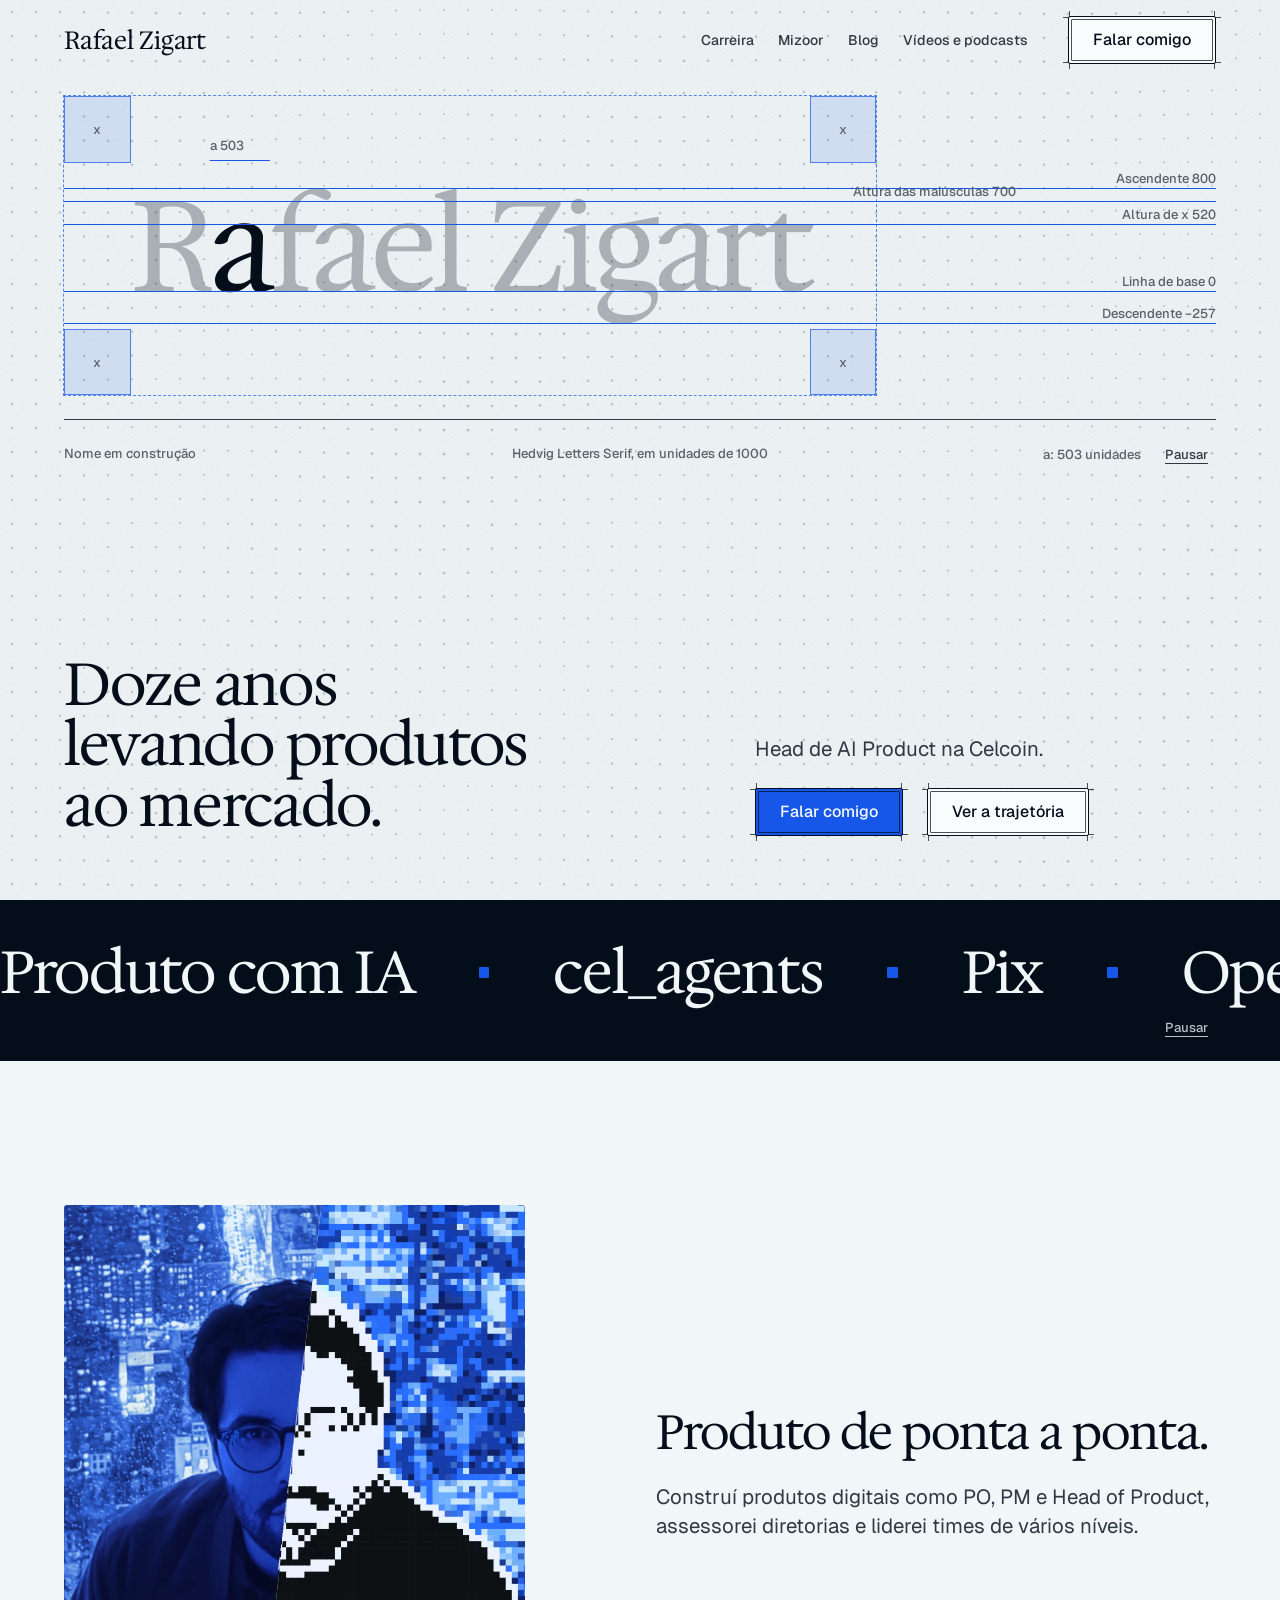
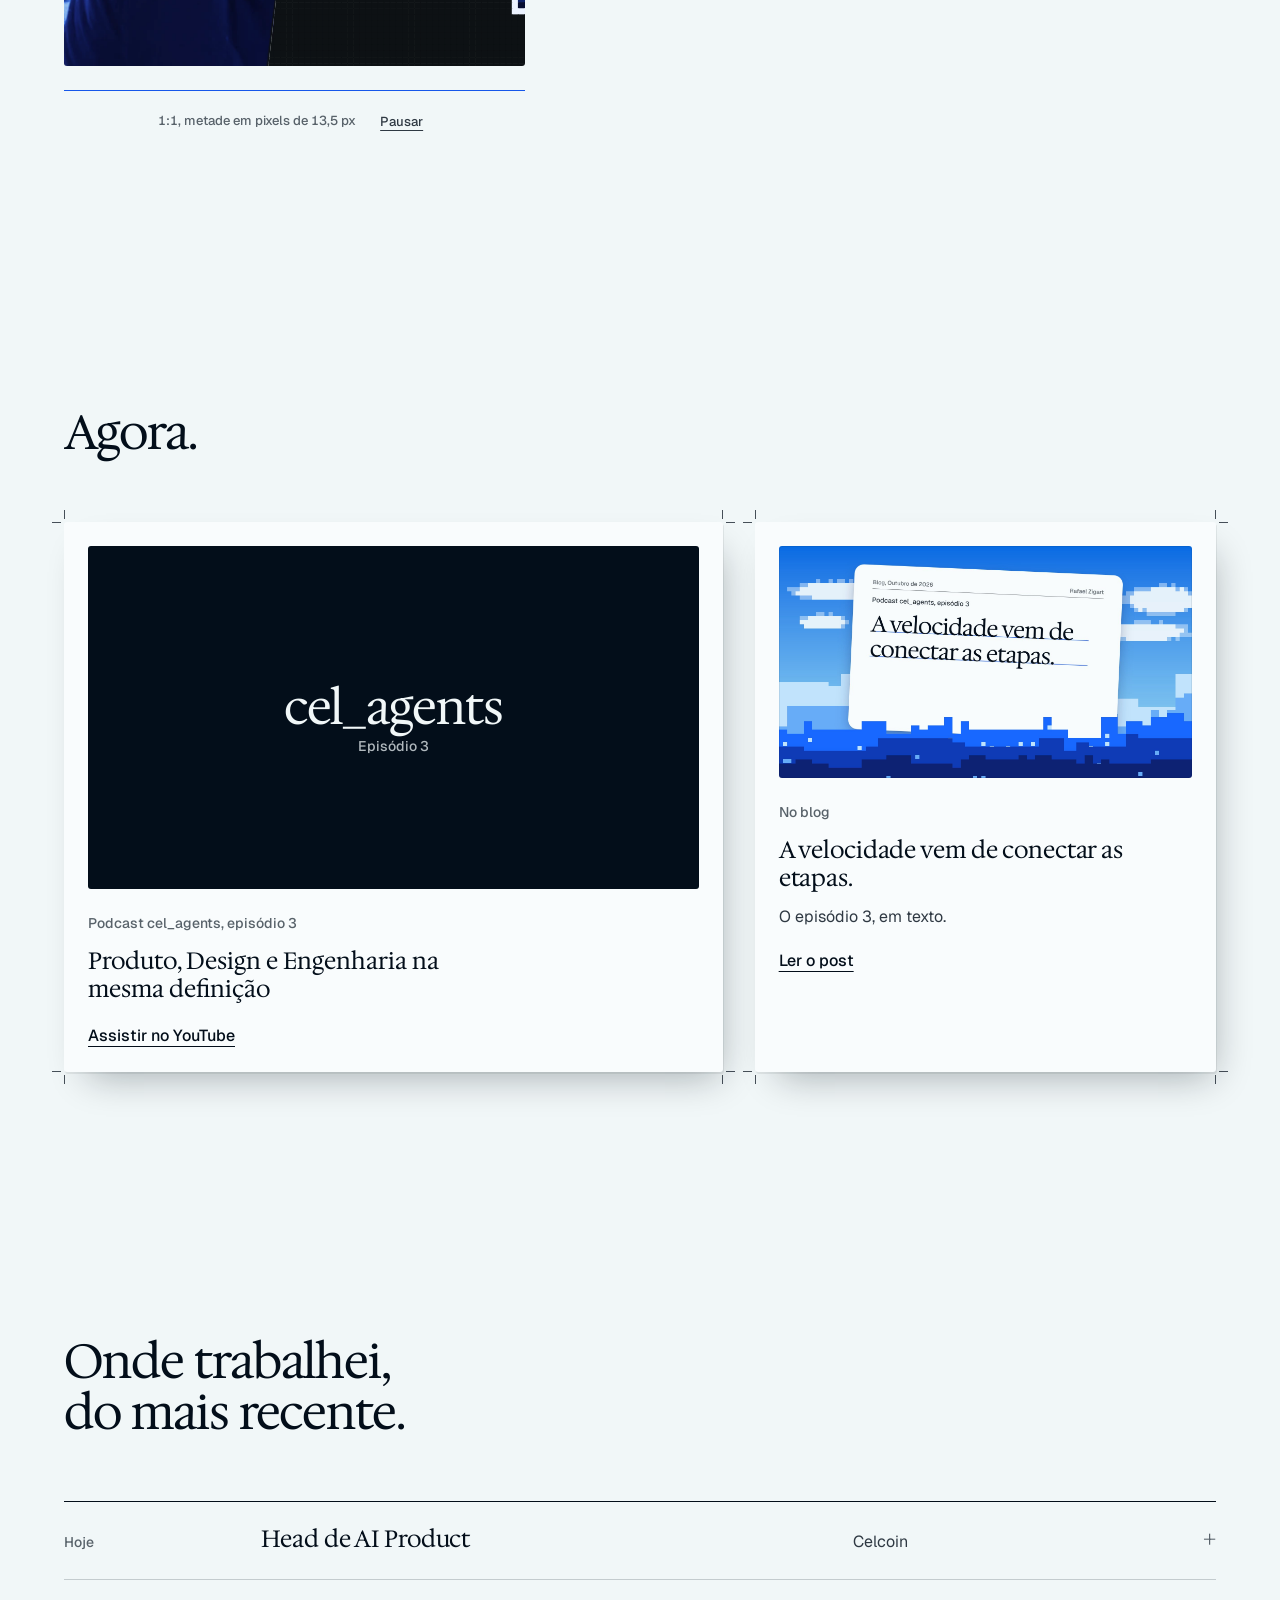
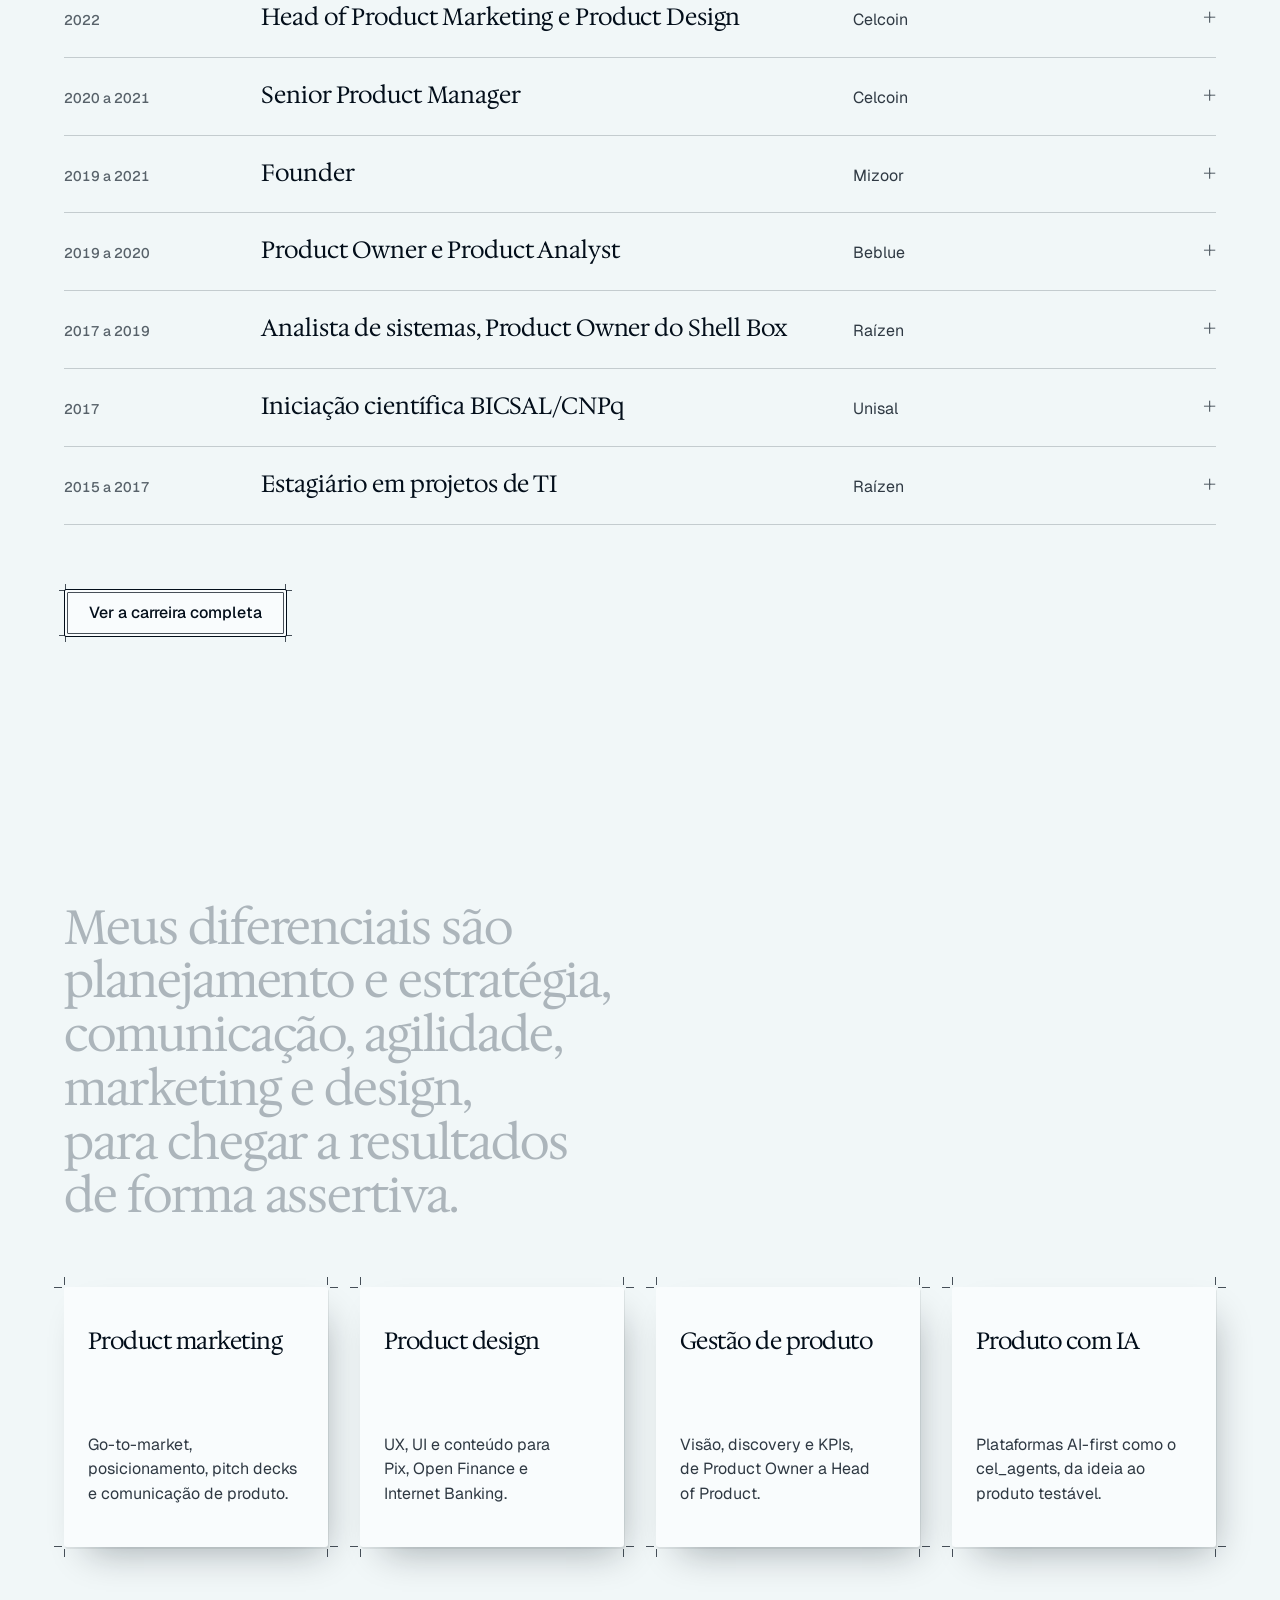
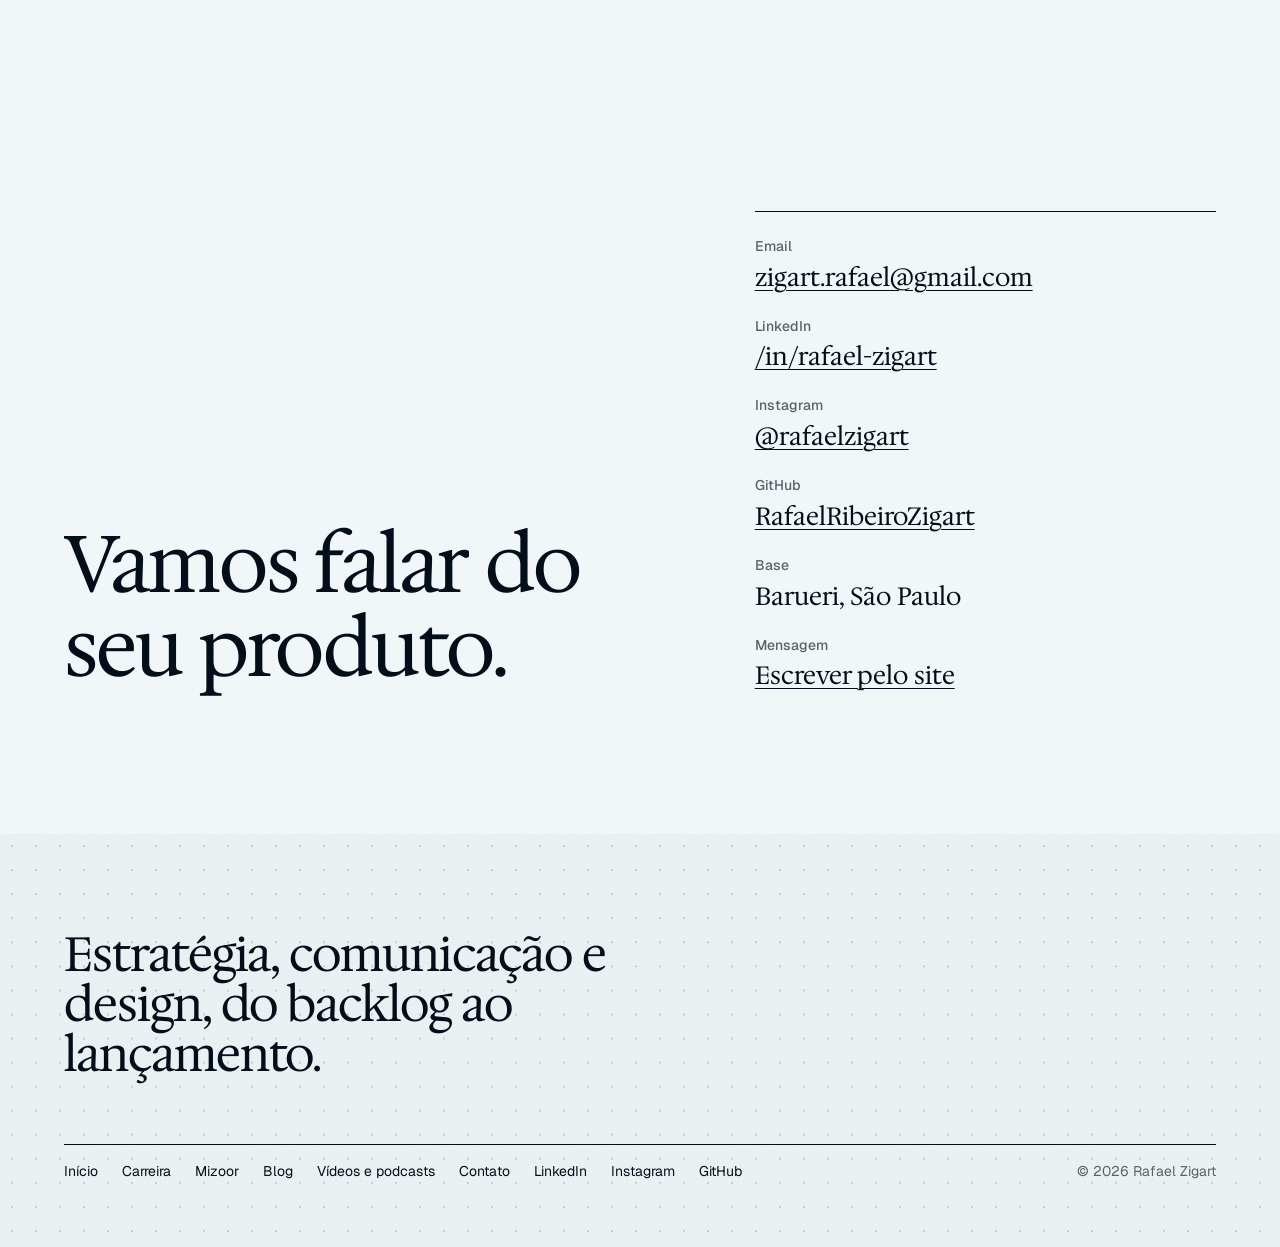
<file: index.html>
<!doctype html>
<html lang="pt-BR">
<head>
<meta charset="utf-8">
<meta name="viewport" content="width=device-width, initial-scale=1">
<title>Rafael Zigart, produto e design</title>
<meta name="description" content="Rafael Zigart é Head de AI Product na Celcoin, com doze anos levando produtos digitais ao mercado.">
<link rel="icon" href="favicon.svg" type="image/svg+xml">
<link rel="canonical" href="https://rafaelribeirozigart.github.io/zigart.com/">
<meta name="author" content="Rafael Zigart">
<meta property="og:type" content="profile">
<meta property="og:site_name" content="Rafael Zigart">
<meta property="og:locale" content="pt_BR">
<meta property="og:title" content="Rafael Zigart, produto e design">
<meta property="og:description" content="Rafael Zigart é Head de AI Product na Celcoin, com doze anos levando produtos digitais ao mercado.">
<meta property="og:url" content="https://rafaelribeirozigart.github.io/zigart.com/">
<meta property="og:image" content="https://rafaelribeirozigart.github.io/zigart.com/images/blog/og-site.jpg">
<meta property="og:image:width" content="1600">
<meta property="og:image:height" content="900">
<meta name="twitter:card" content="summary_large_image">
<script type="application/ld+json">{"@context": "https://schema.org", "@type": "Person", "name": "Rafael Zigart", "alternateName": "Rafael Ribeiro Zigart", "url": "https://rafaelribeirozigart.github.io/zigart.com/", "image": "https://rafaelribeirozigart.github.io/zigart.com/images/rafael-pixel.webp", "jobTitle": "Head de AI Product", "worksFor": {"@type": "Organization", "name": "Celcoin", "url": "https://www.celcoin.com.br/"}, "address": {"@type": "PostalAddress", "addressLocality": "Barueri", "addressRegion": "SP", "addressCountry": "BR"}, "alumniOf": [{"@type": "CollegeOrUniversity", "name": "FIA Business School"}, {"@type": "CollegeOrUniversity", "name": "UNISAL, Centro Universitário Salesiano de São Paulo"}], "knowsAbout": ["Gestão de produto", "Product marketing", "Product design", "Inteligência artificial", "Open Finance", "Pix", "Design system"], "sameAs": ["https://www.linkedin.com/in/rafael-zigart/", "https://www.instagram.com/rafaelzigart/", "https://github.com/RafaelRibeiroZigart"]}</script>
<link rel="preconnect" href="https://fonts.googleapis.com">
<link rel="preconnect" href="https://fonts.gstatic.com" crossorigin>
<link href="https://fonts.googleapis.com/css2?family=Hedvig+Letters+Serif:opsz@12..24&family=Geist:wght@400;500&display=swap" rel="stylesheet">
<script>(function(){var d=document.documentElement;d.classList.add('js');try{var n=sessionStorage.getItem('zc');if(n&&!matchMedia('(prefers-reduced-motion: reduce)').matches){d.classList.add('is-entering');d.setAttribute('data-curtain',n);sessionStorage.removeItem('zc');setTimeout(function(){d.classList.remove('is-entering','is-revealing');},2500);}}catch(e){}})();</script>
<script src="js/site.js" defer></script>
<link rel="stylesheet" href="css/site.css">
</head>
<body>
<a class="skip" href="#main">Pular para o conteúdo</a>

<header class="nav proof">
    <div class="container">
      <a class="wordmark" href="index.html" aria-label="Rafael Zigart, início">Rafael Zigart</a>
      <div class="nav__right">
        <nav aria-label="Principal">
          <ul class="nav__links"><li><a href="carreira.html">Carreira</a></li><li><a href="mizoor.html">Mizoor</a></li><li><a href="blog/">Blog</a></li><li><a href="midia.html">Vídeos e podcasts</a></li></ul>
        </nav>
        <a class="btn crop" href="contato.html">Falar comigo</a>
      </div>
    </div>
  </header>

<main id="main">
  <section class="hero proof" aria-labelledby="hero-title">
    <div class="container">
      <figure class="construct" aria-label="O nome Rafael Zigart desenhado com as linhas de construção da fonte">
        <div class="construct__frame">
          <span class="construct__name" aria-hidden="true"><span class="ch" data-adv="648">R</span><span class="ch" data-adv="503">a</span><span class="ch" data-adv="367">f</span><span class="ch" data-adv="503">a</span><span class="ch" data-adv="517">e</span><span class="ch" data-adv="278">l</span><span class="ch" data-adv="220"> </span><span class="ch" data-adv="589">Z</span><span class="ch" data-adv="287">i</span><span class="ch" data-adv="510">g</span><span class="ch" data-adv="503">a</span><span class="ch" data-adv="417">r</span><span class="ch" data-adv="391">t</span></span>
          <span class="measure" aria-hidden="true"><i class="measure__bar"></i><b class="measure__val"></b></span>
          <span class="cs cs--tl" aria-hidden="true">x</span><span class="cs cs--tr" aria-hidden="true">x</span><span class="cs cs--bl" aria-hidden="true">x</span><span class="cs cs--br" aria-hidden="true">x</span>
        </div>
        <div class="guides" aria-hidden="true">
          <i class="guide guide--asc"><span>Ascendente 800</span></i>
          <i class="guide guide--cap"><span>Altura das maiúsculas 700</span></i>
          <i class="guide guide--x"><span>Altura de x 520</span></i>
          <i class="guide guide--base"><span>Linha de base 0</span></i>
          <i class="guide guide--desc"><span>Descendente −257</span></i>
        </div>
        <figcaption class="readline"><span>Nome em construção</span><span>Hedvig Letters Serif, em unidades de 1000</span><span class="readline__end"><span data-measure-hint="Toque numa letra para medir">Toque numa letra para medir</span><button class="measure-toggle" type="button" data-measure-toggle>Pausar</button></span></figcaption>
      </figure>
      <div class="hero__foot">
        <h1 id="hero-title">Doze anos levando produtos ao mercado.</h1>
        <div class="hero__side">
          <p class="lead">Head de AI Product na Celcoin.</p>
          <div class="actions">
            <a class="btn btn--primary crop" href="contato.html">Falar comigo</a>
            <a class="btn crop" href="#trajetoria">Ver a trajetória</a>
          </div>
        </div>
      </div>
    </div>
  </section>

  <section class="marquee" data-loop aria-label="Temas com que trabalho">
    <div class="marquee__track">
      <ul class="marquee__list"><li>Produto com IA</li><li>cel_agents</li><li>Pix</li><li>Open Finance</li><li>Design system</li><li>Go-to-market</li><li>Shell Box</li><li>Discovery</li><li>Internet Banking</li><li>Product marketing</li></ul>
      <ul class="marquee__list" aria-hidden="true"><li>Produto com IA</li><li>cel_agents</li><li>Pix</li><li>Open Finance</li><li>Design system</li><li>Go-to-market</li><li>Shell Box</li><li>Discovery</li><li>Internet Banking</li><li>Product marketing</li></ul>
    </div>
    <div class="container marquee__bar"><button class="marquee__toggle" type="button" data-loop-toggle>Pausar</button></div>
  </section>

  <section class="section about" id="sobre" aria-labelledby="about-title">
    <div class="container about__grid">
      <figure class="about__photo">
        <div class="photo photo--square crop" data-pixel>
          <img src="images/rafael-pixel.webp" width="1024" height="1024" alt="Retrato de Rafael Zigart dividido na diagonal: à esquerda a foto em azul sobre uma cidade à noite, à direita o mesmo rosto em pixel art" loading="lazy">
        </div>
        <figcaption class="redline"><span>1:1, metade em pixels de 13,5 px</span><button class="pixel-toggle" type="button" data-pixel-toggle>Pausar</button></figcaption>
      </figure>
      <div class="about__text">
        <h2 id="about-title">Produto de ponta a ponta.</h2>
        <p class="lead">Construí produtos digitais como PO, PM e Head of Product, assessorei diretorias e liderei times de vários níveis.</p>
      </div>
    </div>
  </section>

  <section class="section section--s now" id="agora" aria-labelledby="now-title">
    <div class="container">
      <div class="head"><h2 id="now-title">Agora.</h2></div>
      <div class="now__grid">
        <a class="now__card now__card--ep crop" href="https://www.youtube.com/watch?v=YzYqQN7EwKs">
          <span class="thumb" data-slot="now-ep" data-kind="product" data-alt="Miniatura do episódio 3 de cel_agents">
            <img src="https://i.ytimg.com/vi/YzYqQN7EwKs/hqdefault.jpg" width="480" height="360" alt="" loading="lazy">
            <span class="thumb__fallback" aria-hidden="true">cel_agents<small>Episódio 3</small></span>
          </span>
          <span class="now__meta">Podcast cel_agents, episódio 3</span>
          <span class="now__title">Produto, Design e Engenharia na mesma definição</span>
          <span class="now__go">Assistir no YouTube</span>
        </a>
        <a class="now__card now__card--post crop" href="blog/produto-design-engenharia-mesma-definicao.html">
          <img class="now__cover" src="images/blog/produto-design-engenharia-mesma-definicao.jpg" width="1600" height="900" alt="" loading="lazy">
          <span class="now__meta">No blog</span>
          <span class="now__title now__title--l">A velocidade vem de conectar as etapas.</span>
          <span class="now__line">O episódio 3, em texto.</span>
          <span class="now__go">Ler o post</span>
        </a>
      </div>
    </div>
  </section>

  <section class="section" id="trajetoria" aria-labelledby="career-title">
    <div class="container">
      <div class="head"><h2 id="career-title">Onde trabalhei, do mais recente.</h2></div>
      <ul class="set summary"><li><a class="sum" href="carreira.html#c1"><span class="sum__years">Hoje</span><span class="sum__role">Head de AI Product</span><span class="sum__org">Celcoin</span><span class="sum__go" aria-hidden="true">+</span></a></li><li><a class="sum" href="carreira.html#c2"><span class="sum__years">2022</span><span class="sum__role">Head of Product Marketing e Product Design</span><span class="sum__org">Celcoin</span><span class="sum__go" aria-hidden="true">+</span></a></li><li><a class="sum" href="carreira.html#c3"><span class="sum__years">2020 a 2021</span><span class="sum__role">Senior Product Manager</span><span class="sum__org">Celcoin</span><span class="sum__go" aria-hidden="true">+</span></a></li><li><a class="sum" href="mizoor.html"><span class="sum__years">2019 a 2021</span><span class="sum__role">Founder</span><span class="sum__org">Mizoor</span><span class="sum__go" aria-hidden="true">+</span></a></li><li><a class="sum" href="carreira.html#c5"><span class="sum__years">2019 a 2020</span><span class="sum__role">Product Owner e Product Analyst</span><span class="sum__org">Beblue</span><span class="sum__go" aria-hidden="true">+</span></a></li><li><a class="sum" href="carreira.html#c6"><span class="sum__years">2017 a 2019</span><span class="sum__role">Analista de sistemas, Product Owner do Shell Box</span><span class="sum__org">Raízen</span><span class="sum__go" aria-hidden="true">+</span></a></li><li><a class="sum" href="carreira.html#c7"><span class="sum__years">2017</span><span class="sum__role">Iniciação científica BICSAL/CNPq</span><span class="sum__org">Unisal</span><span class="sum__go" aria-hidden="true">+</span></a></li><li><a class="sum" href="carreira.html#c8"><span class="sum__years">2015 a 2017</span><span class="sum__role">Estagiário em projetos de TI</span><span class="sum__org">Raízen</span><span class="sum__go" aria-hidden="true">+</span></a></li></ul>
      <div class="summary__more"><a class="btn crop" href="carreira.html">Ver a carreira completa</a></div>
    </div>
  </section>

  <section class="section section--s" id="o-que-faco" aria-labelledby="do-title">
    <div class="container">
      <div class="head words">
        <h2 id="do-title" class="words__text" data-words>Meus diferenciais são planejamento e estratégia, comunicação, agilidade, marketing e design, para chegar a resultados de forma assertiva.</h2>
      </div>
      <ul class="cards">
        <li class="card crop"><h3>Product marketing</h3><p>Go-to-market, posicionamento, pitch decks e comunicação de produto.</p></li>
        <li class="card crop"><h3>Product design</h3><p>UX, UI e conteúdo para Pix, Open Finance e Internet Banking.</p></li>
        <li class="card crop"><h3>Gestão de produto</h3><p>Visão, discovery e KPIs, de Product Owner a Head of Product.</p></li>
        <li class="card crop"><h3>Produto com IA</h3><p>Plataformas AI-first como o cel_agents, da ideia ao produto testável.</p></li>
      </ul>
    </div>
  </section>

  <section class="section" id="contato" aria-labelledby="contact-title">
    <div class="container contact">
      <h2 id="contact-title">Vamos falar do seu produto.</h2>
      <dl>
        <div><dt>Email</dt><dd><a class="link" href="mailto:zigart.rafael@gmail.com">zigart.rafael@gmail.com</a></dd></div>
        <div><dt>LinkedIn</dt><dd><a class="link" href="https://www.linkedin.com/in/rafael-zigart/">/in/rafael-zigart</a></dd></div>
        <div><dt>Instagram</dt><dd><a class="link" href="https://www.instagram.com/rafaelzigart/">@rafaelzigart</a></dd></div>
        <div><dt>GitHub</dt><dd><a class="link" href="https://github.com/RafaelRibeiroZigart">RafaelRibeiroZigart</a></dd></div>
        <div><dt>Base</dt><dd>Barueri, São Paulo</dd></div>
        <div><dt>Mensagem</dt><dd><a class="link" href="contato.html">Escrever pelo site</a></dd></div>
      </dl>
    </div>
  </section>
</main>

<footer class="footer proof">
  <div class="container">
    <p class="footer__line">Estratégia, comunicação e design, do backlog ao lançamento.</p>
    <div class="footer__row">
      <ul><li><a href="index.html">Início</a></li><li><a href="carreira.html">Carreira</a></li><li><a href="mizoor.html">Mizoor</a></li><li><a href="blog/">Blog</a></li><li><a href="midia.html">Vídeos e podcasts</a></li><li><a href="contato.html">Contato</a></li><li><a href="https://www.linkedin.com/in/rafael-zigart/">LinkedIn</a></li><li><a href="https://www.instagram.com/rafaelzigart/">Instagram</a></li><li><a href="https://github.com/RafaelRibeiroZigart">GitHub</a></li></ul>
      <p>© 2026 Rafael Zigart</p>
    </div>
  </div>
</footer>
<script>document.querySelectorAll('[data-slot] img').forEach((i) => { if (i.complete && !i.naturalWidth) i.remove(); else i.addEventListener('error', () => i.remove(), { once: true }); });</script>
</body>
</html>
</file>
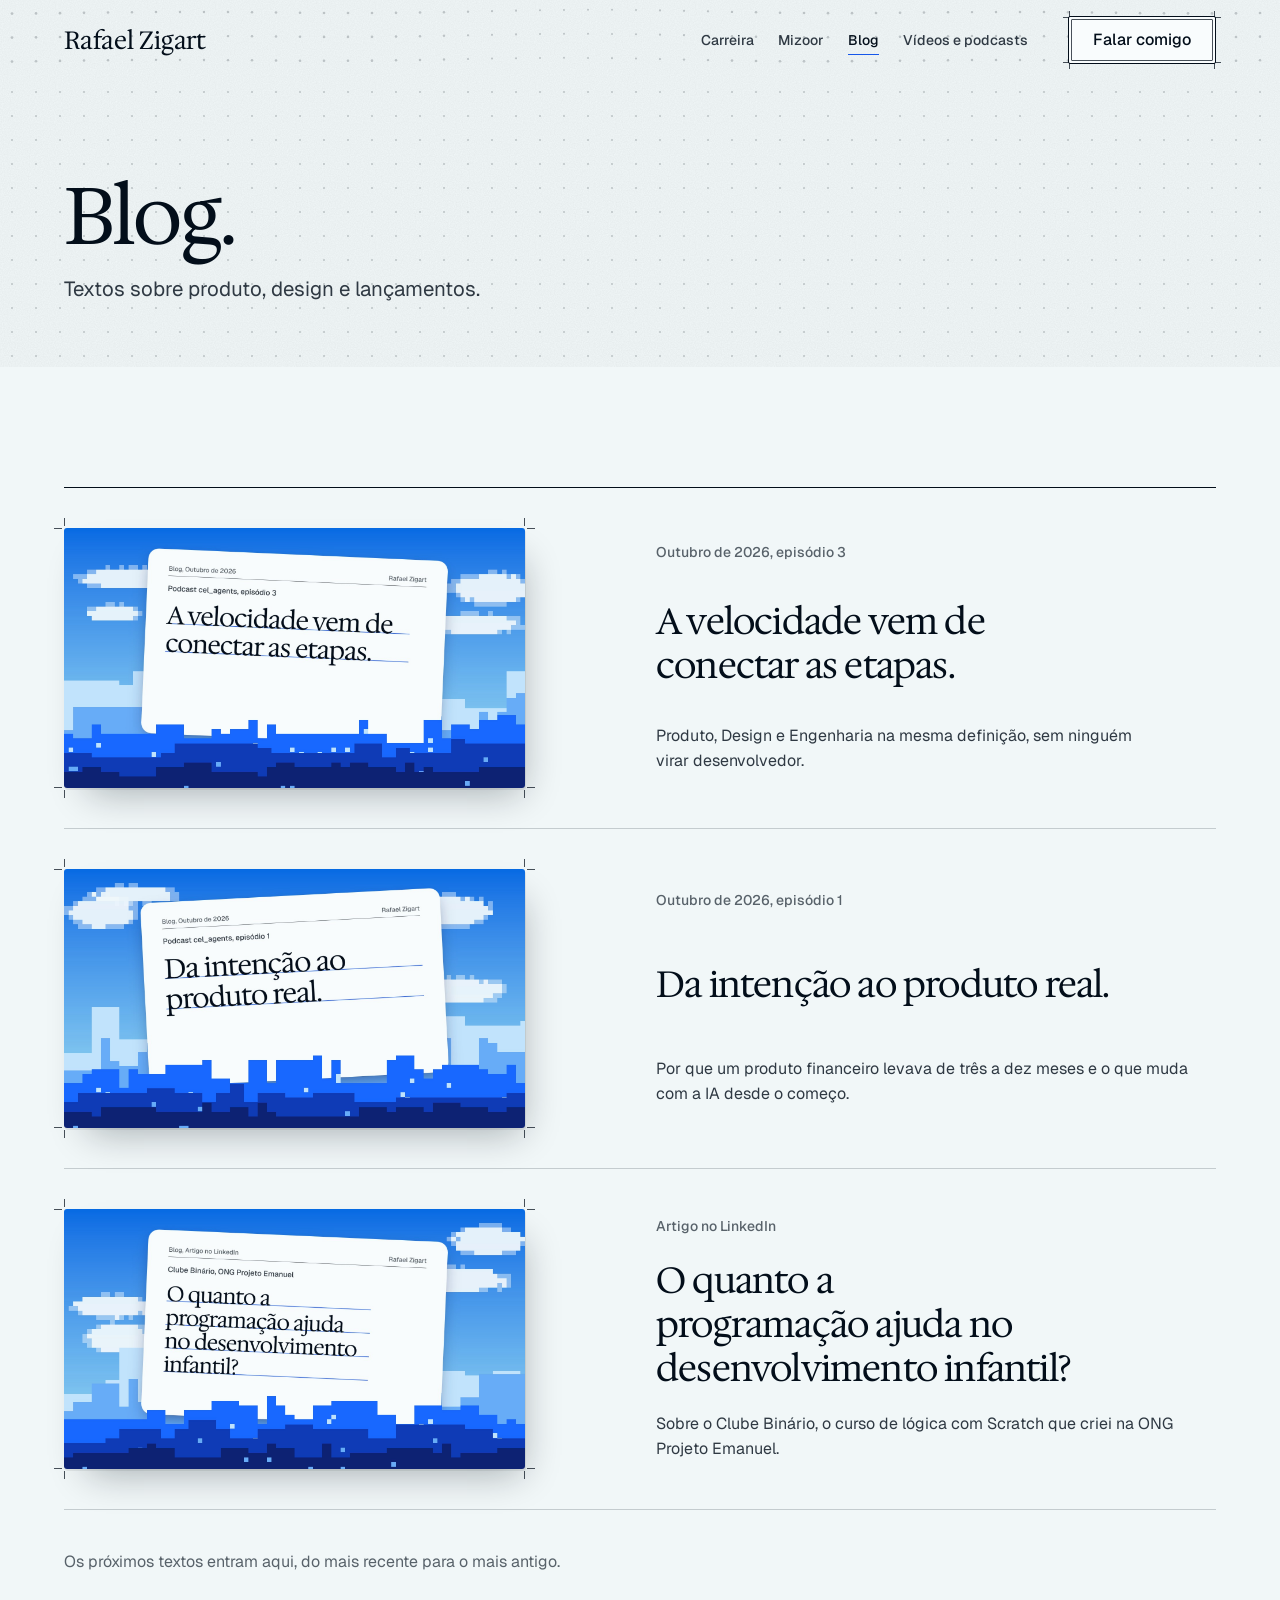
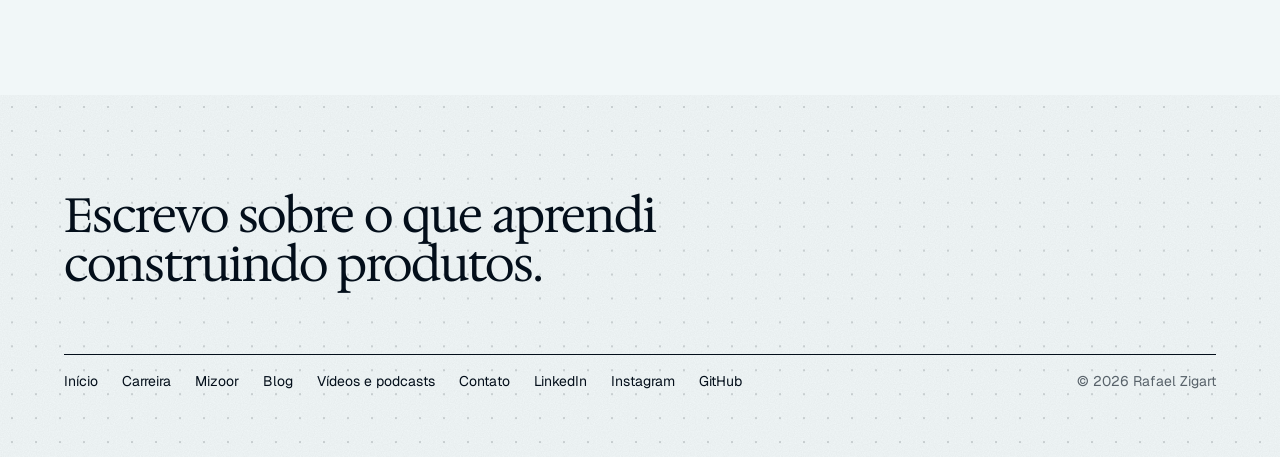
<file: blog/index.html>
<!doctype html>
<html lang="pt-BR">
<head>
<meta charset="utf-8">
<meta name="viewport" content="width=device-width, initial-scale=1">
<title>Blog, Rafael Zigart</title>
<meta name="description" content="Textos de Rafael Zigart sobre produto, design e lançamentos.">
<link rel="icon" href="../favicon.svg" type="image/svg+xml">
<link rel="canonical" href="https://rafaelribeirozigart.github.io/zigart.com/blog/">
<meta name="author" content="Rafael Zigart">
<meta property="og:type" content="website">
<meta property="og:site_name" content="Rafael Zigart">
<meta property="og:locale" content="pt_BR">
<meta property="og:title" content="Blog, Rafael Zigart">
<meta property="og:description" content="Textos de Rafael Zigart sobre produto, design e lançamentos.">
<meta property="og:url" content="https://rafaelribeirozigart.github.io/zigart.com/blog/">
<meta property="og:image" content="https://rafaelribeirozigart.github.io/zigart.com/images/blog/ia-na-construcao-de-produtos-financeiros.jpg">
<meta property="og:image:width" content="1600">
<meta property="og:image:height" content="900">
<meta name="twitter:card" content="summary_large_image">
<link rel="preconnect" href="https://fonts.googleapis.com">
<link rel="preconnect" href="https://fonts.gstatic.com" crossorigin>
<link href="https://fonts.googleapis.com/css2?family=Hedvig+Letters+Serif:opsz@12..24&family=Geist:wght@400;500&display=swap" rel="stylesheet">
<script>(function(){var d=document.documentElement;d.classList.add('js');try{var n=sessionStorage.getItem('zc');if(n&&!matchMedia('(prefers-reduced-motion: reduce)').matches){d.classList.add('is-entering');d.setAttribute('data-curtain',n);sessionStorage.removeItem('zc');setTimeout(function(){d.classList.remove('is-entering','is-revealing');},2500);}}catch(e){}})();</script>
<script src="../js/site.js" defer></script>
<link rel="stylesheet" href="../css/site.css">
</head>
<body>
<a class="skip" href="#main">Pular para o conteúdo</a>

<header class="nav proof">
    <div class="container">
      <a class="wordmark" href="../index.html" aria-label="Rafael Zigart, início">Rafael Zigart</a>
      <div class="nav__right">
        <nav aria-label="Principal">
          <ul class="nav__links"><li><a href="../carreira.html">Carreira</a></li><li><a href="../mizoor.html">Mizoor</a></li><li><a href="../blog/" aria-current="page">Blog</a></li><li><a href="../midia.html">Vídeos e podcasts</a></li></ul>
        </nav>
        <a class="btn crop" href="../contato.html">Falar comigo</a>
      </div>
    </div>
  </header>

<main id="main">
  <section class="page-hero proof" aria-labelledby="page-title">
    <div class="container">
      <h1 id="page-title">Blog.</h1>
      <p class="lead">Textos sobre produto, design e lançamentos.</p>
    </div>
  </section>

  <section class="section section--s" aria-labelledby="posts-title">
    <div class="container">
      <h2 class="visually-hidden" id="posts-title">Textos</h2>
      <ul class="set posts">
        <li class="post post--cover">
          <a class="post__cover crop" href="produto-design-engenharia-mesma-definicao.html" tabindex="-1" aria-hidden="true"><img src="../images/blog/produto-design-engenharia-mesma-definicao.jpg" width="1600" height="900" alt="" loading="lazy"></a>
          <span class="post__meta">Outubro de 2026, episódio 3</span>
          <h3 class="post__title"><a href="produto-design-engenharia-mesma-definicao.html">A velocidade vem de conectar as etapas.</a></h3>
          <p class="post__line">Produto, Design e Engenharia na mesma definição, sem ninguém virar desenvolvedor.</p>
        </li>
        <li class="post post--cover">
          <a class="post__cover crop" href="ia-na-construcao-de-produtos-financeiros.html" tabindex="-1" aria-hidden="true"><img src="../images/blog/ia-na-construcao-de-produtos-financeiros.jpg" width="1600" height="900" alt="" loading="lazy"></a>
          <span class="post__meta">Outubro de 2026, episódio 1</span>
          <h3 class="post__title"><a href="ia-na-construcao-de-produtos-financeiros.html">Da intenção ao produto real.</a></h3>
          <p class="post__line">Por que um produto financeiro levava de três a dez meses e o que muda com a IA desde o começo.</p>
        </li>
        <li class="post post--cover">
          <span class="post__cover crop" aria-hidden="true"><img src="../images/blog/programacao-desenvolvimento-infantil.jpg" width="1600" height="900" alt="" loading="lazy"></span>
          <span class="post__meta">Artigo no LinkedIn</span>
          <h3 class="post__title"><span>O quanto a programação ajuda no desenvolvimento infantil?</span></h3>
          <p class="post__line">Sobre o Clube Binário, o curso de lógica com Scratch que criei na ONG Projeto Emanuel.</p>
        </li>
      </ul>
      <p class="posts__next">Os próximos textos entram aqui, do mais recente para o mais antigo.</p>
    </div>
  </section>
</main>

<footer class="footer proof">
  <div class="container">
    <p class="footer__line">Escrevo sobre o que aprendi construindo produtos.</p>
    <div class="footer__row">
      <ul><li><a href="../index.html">Início</a></li><li><a href="../carreira.html">Carreira</a></li><li><a href="../mizoor.html">Mizoor</a></li><li><a href="../blog/">Blog</a></li><li><a href="../midia.html">Vídeos e podcasts</a></li><li><a href="../contato.html">Contato</a></li><li><a href="https://www.linkedin.com/in/rafael-zigart/">LinkedIn</a></li><li><a href="https://www.instagram.com/rafaelzigart/">Instagram</a></li><li><a href="https://github.com/RafaelRibeiroZigart">GitHub</a></li></ul>
      <p>© 2026 Rafael Zigart</p>
    </div>
  </div>
</footer>
</body>
</html>
</file>
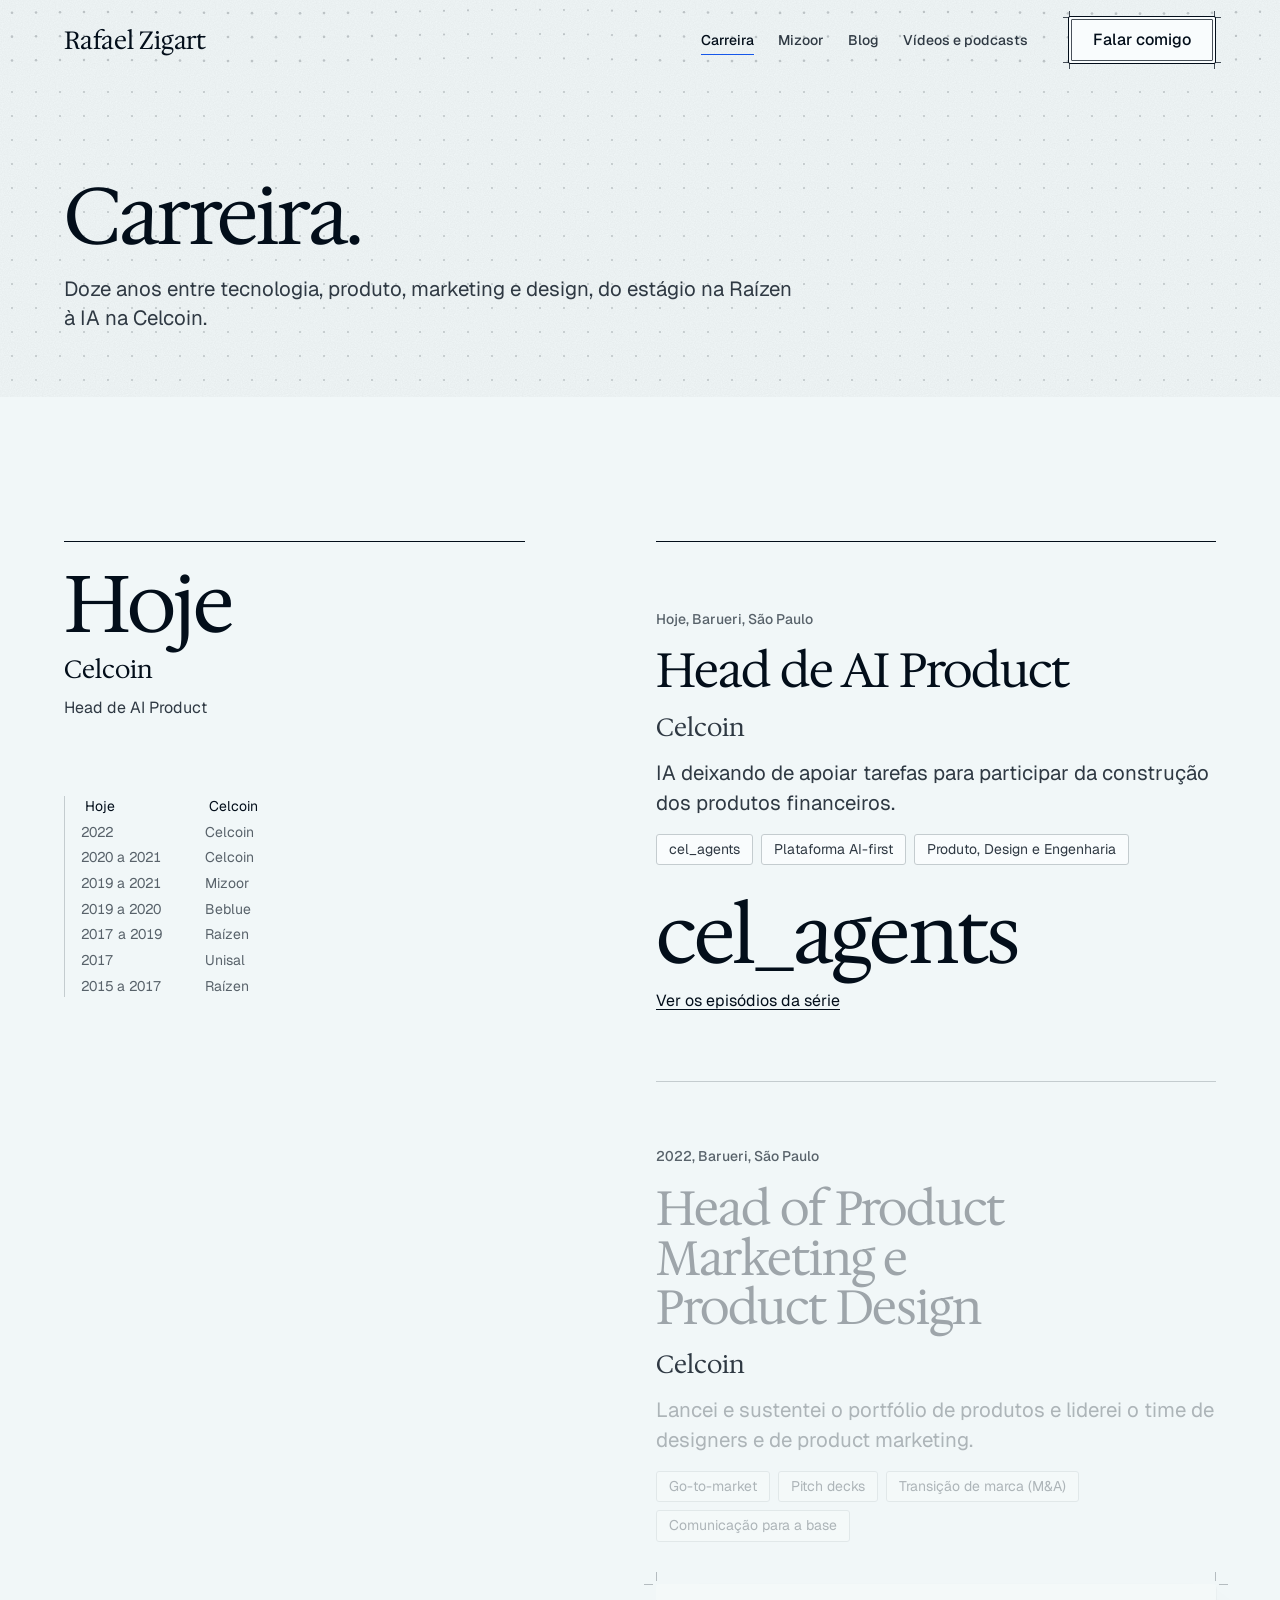
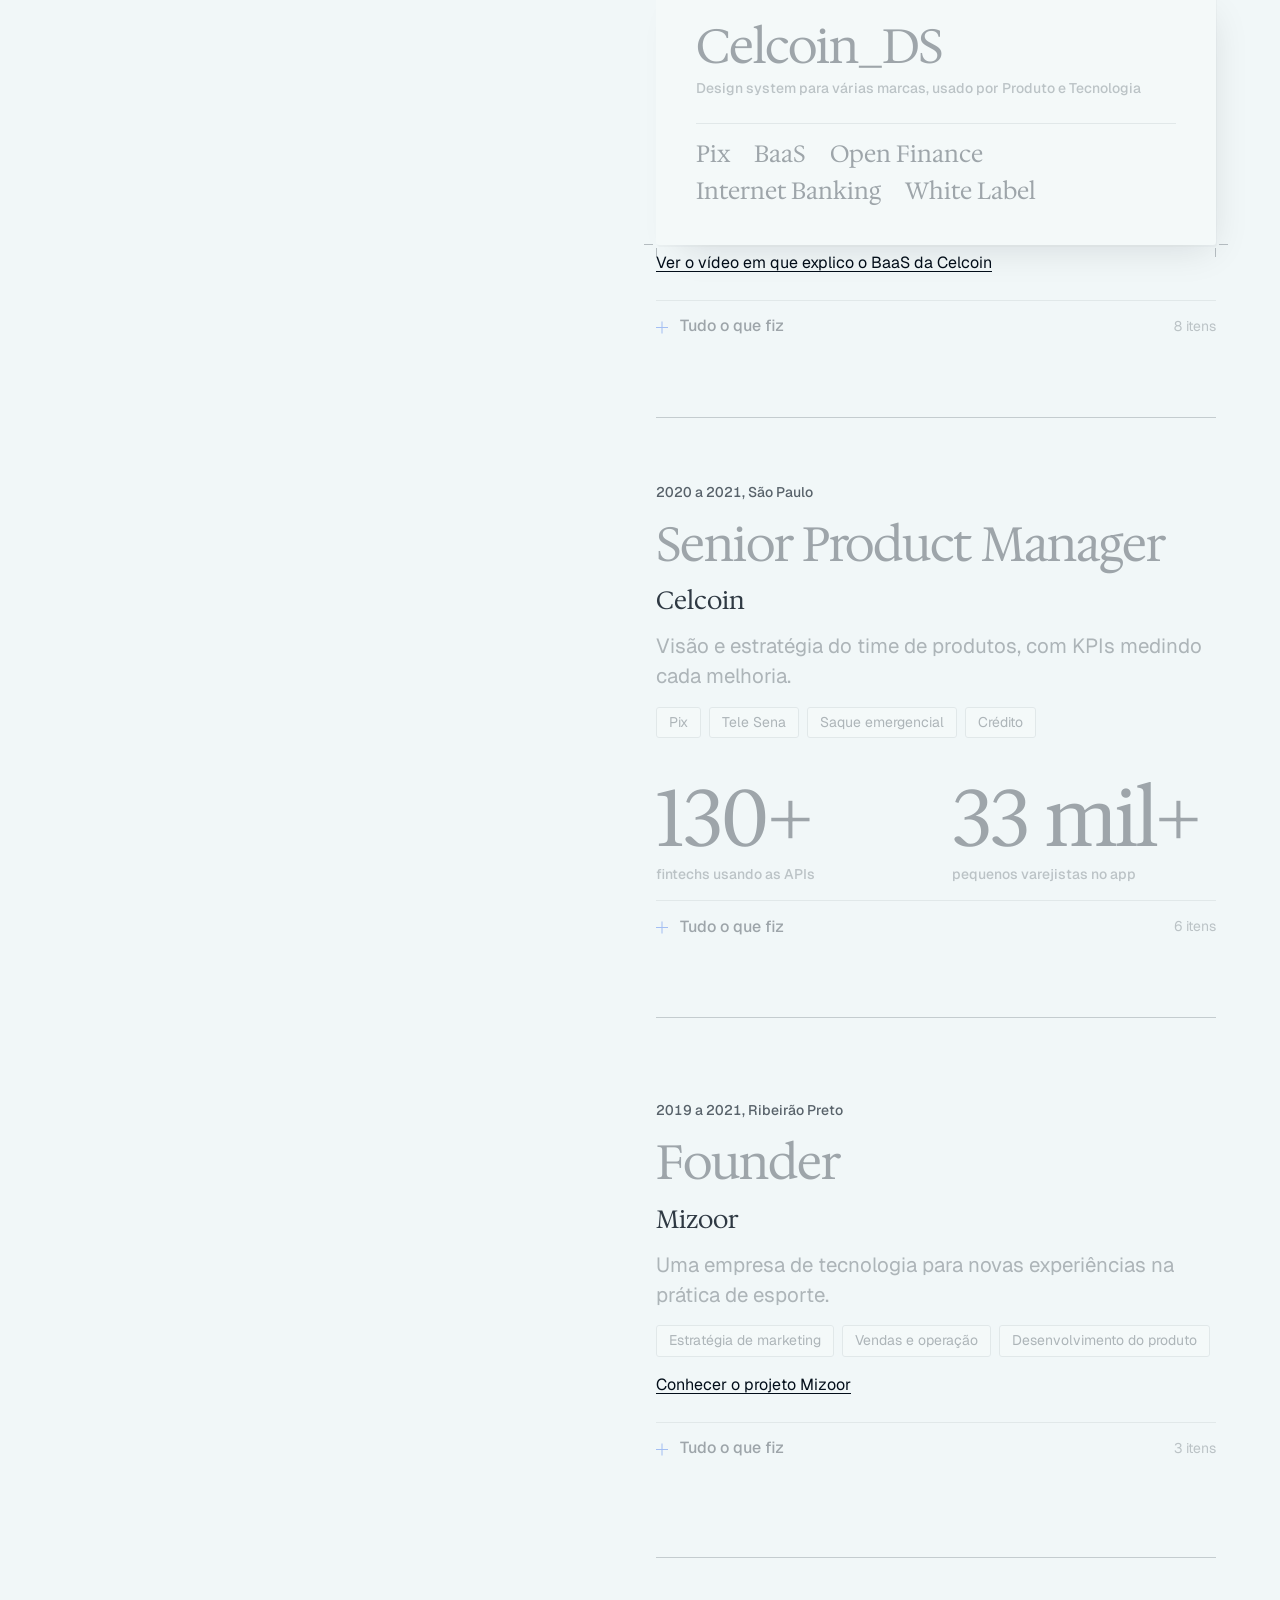
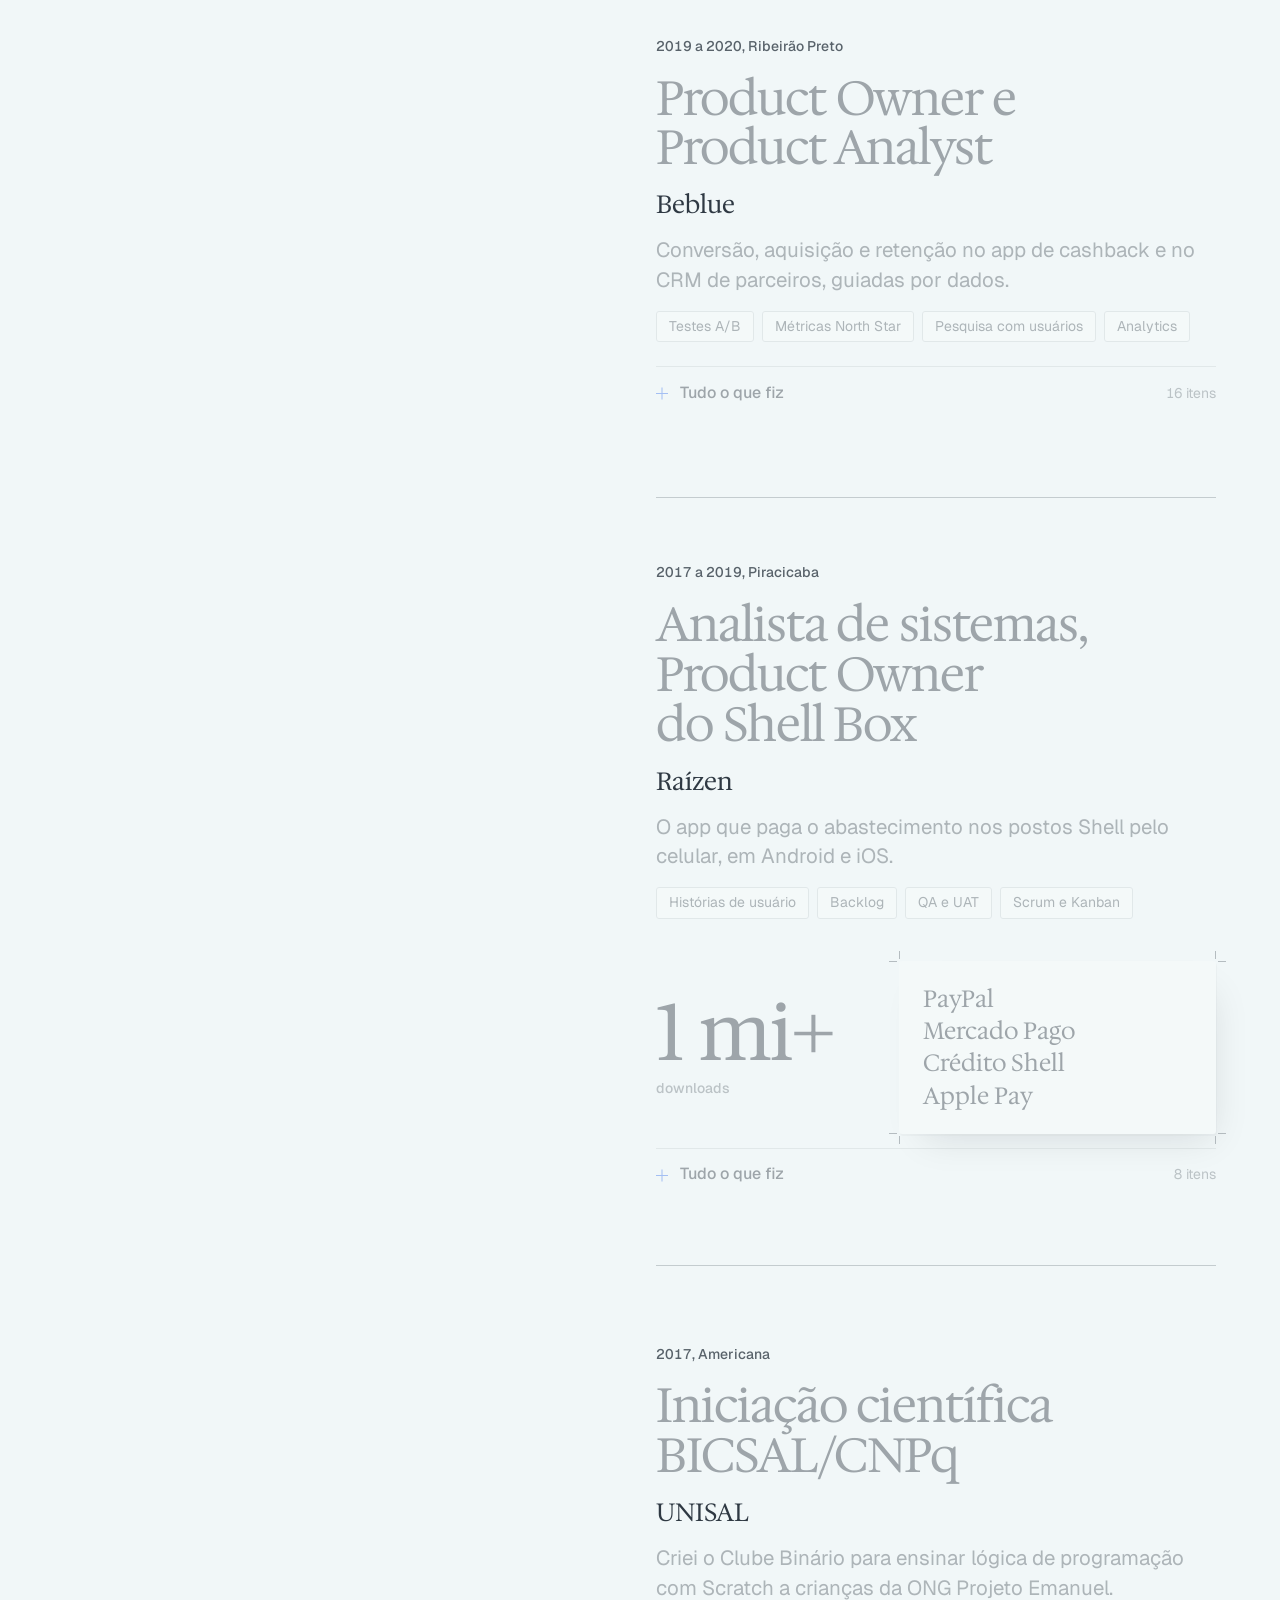
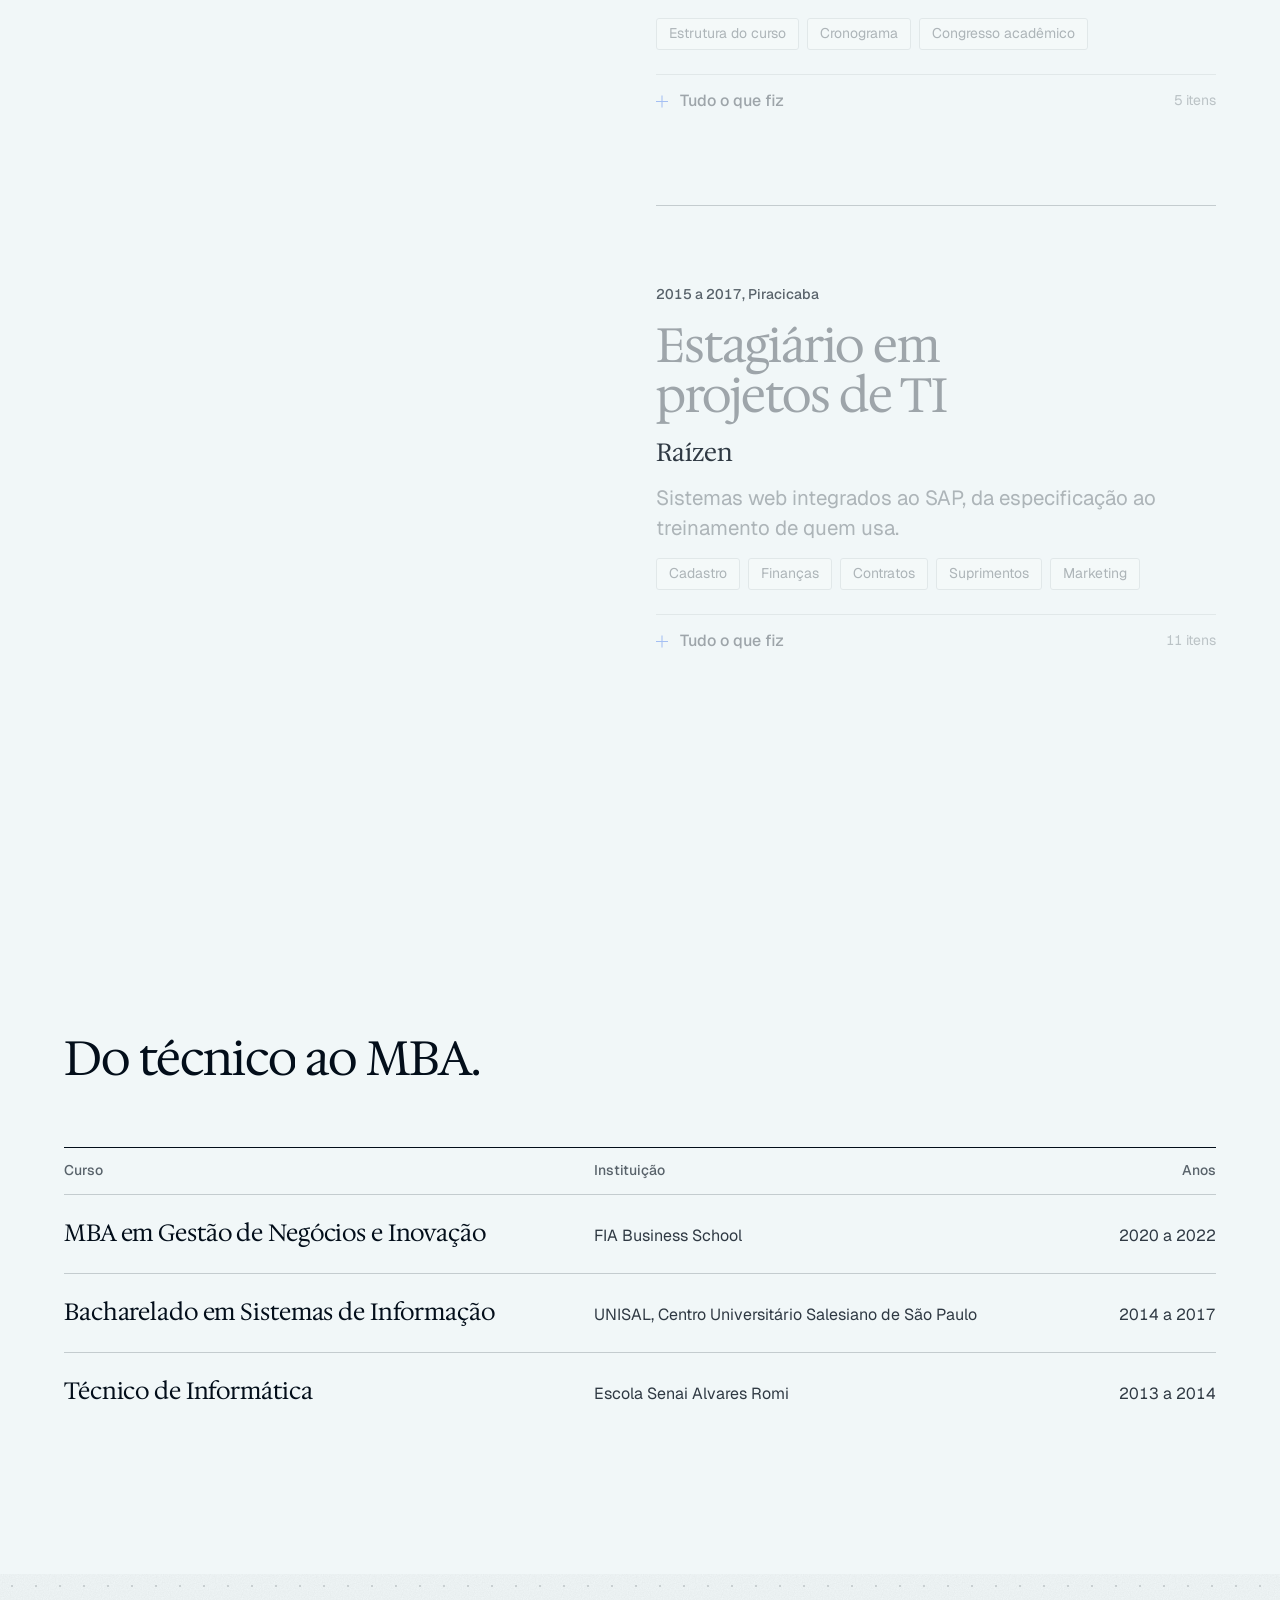
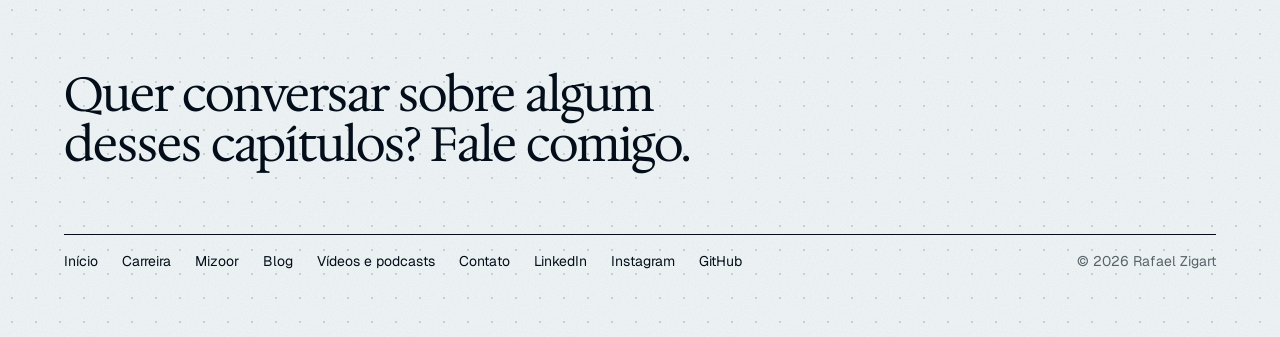
<file: carreira.html>
<!doctype html>
<html lang="pt-BR">
<head>
<meta charset="utf-8">
<meta name="viewport" content="width=device-width, initial-scale=1">
<title>Carreira, Rafael Zigart</title>
<meta name="description" content="A carreira de Rafael Zigart em detalhes: Celcoin, Mizoor, Beblue, Raízen e a formação, do técnico ao MBA.">
<link rel="icon" href="favicon.svg" type="image/svg+xml">
<link rel="canonical" href="https://rafaelribeirozigart.github.io/zigart.com/carreira.html">
<meta name="author" content="Rafael Zigart">
<meta property="og:type" content="website">
<meta property="og:site_name" content="Rafael Zigart">
<meta property="og:locale" content="pt_BR">
<meta property="og:title" content="Carreira, Rafael Zigart">
<meta property="og:description" content="A carreira de Rafael Zigart em detalhes: Celcoin, Mizoor, Beblue, Raízen e a formação, do técnico ao MBA.">
<meta property="og:url" content="https://rafaelribeirozigart.github.io/zigart.com/carreira.html">
<meta property="og:image" content="https://rafaelribeirozigart.github.io/zigart.com/images/blog/og-site.jpg">
<meta property="og:image:width" content="1600">
<meta property="og:image:height" content="900">
<meta name="twitter:card" content="summary_large_image">
<link rel="preconnect" href="https://fonts.googleapis.com">
<link rel="preconnect" href="https://fonts.gstatic.com" crossorigin>
<link href="https://fonts.googleapis.com/css2?family=Hedvig+Letters+Serif:opsz@12..24&family=Geist:wght@400;500&display=swap" rel="stylesheet">
<script>(function(){var d=document.documentElement;d.classList.add('js');try{var n=sessionStorage.getItem('zc');if(n&&!matchMedia('(prefers-reduced-motion: reduce)').matches){d.classList.add('is-entering');d.setAttribute('data-curtain',n);sessionStorage.removeItem('zc');setTimeout(function(){d.classList.remove('is-entering','is-revealing');},2500);}}catch(e){}})();</script>
<script src="js/site.js" defer></script>
<link rel="stylesheet" href="css/site.css">
</head>
<body>
<a class="skip" href="#main">Pular para o conteúdo</a>

<header class="nav proof">
    <div class="container">
      <a class="wordmark" href="index.html" aria-label="Rafael Zigart, início">Rafael Zigart</a>
      <div class="nav__right">
        <nav aria-label="Principal">
          <ul class="nav__links"><li><a href="carreira.html" aria-current="page">Carreira</a></li><li><a href="mizoor.html">Mizoor</a></li><li><a href="blog/">Blog</a></li><li><a href="midia.html">Vídeos e podcasts</a></li></ul>
        </nav>
        <a class="btn crop" href="contato.html">Falar comigo</a>
      </div>
    </div>
  </header>

<main id="main">
  <section class="page-hero proof" aria-labelledby="page-title">
    <div class="container">
      <h1 id="page-title">Carreira.</h1>
      <p class="lead">Doze anos entre tecnologia, produto, marketing e design, do estágio na Raízen à IA na Celcoin.</p>
    </div>
  </section>

  <section class="section career" id="trajetoria" aria-labelledby="career-title">
    <div class="container">
      <h2 class="visually-hidden" id="career-title">Capítulos</h2>
      <div class="career__grid">
        <div class="career__pin" aria-hidden="true">
          <div class="pin">
            <span class="pin__years" data-pin="years">Hoje</span>
            <span class="pin__org" data-pin="org">Celcoin</span>
            <span class="pin__role" data-pin="role">Head de AI Product</span>
            <ol class="pin__map"><li><span>Hoje</span> Celcoin</li><li><span>2022</span> Celcoin</li><li><span>2020 a 2021</span> Celcoin</li><li><span>2019 a 2021</span> Mizoor</li><li><span>2019 a 2020</span> Beblue</li><li><span>2017 a 2019</span> Raízen</li><li><span>2017</span> Unisal</li><li><span>2015 a 2017</span> Raízen</li></ol>
          </div>
        </div>
        <ol class="career__chapters">
        <li class="chapter" id="c1" data-years="Hoje" data-org="Celcoin" data-role="Head de AI Product">
          <p class="chapter__when">Hoje, Barueri, São Paulo</p>
          <h3 class="chapter__role">Head de AI Product</h3>
          <p class="chapter__org">Celcoin</p>
          <p class="chapter__ctx">IA deixando de apoiar tarefas para participar da construção dos produtos financeiros.</p>
          <ul class="chips"><li>cel_agents</li><li>Plataforma AI-first</li><li>Produto, Design e Engenharia</li></ul>
          <div class="fig fig--word"><span class="fig__big">cel_agents</span><a class="link" href="midia.html">Ver os episódios da série</a></div>
        </li>
        <li class="chapter" id="c2" data-years="2022" data-org="Celcoin" data-role="Head of Product Marketing e Product Design">
          <p class="chapter__when">2022, Barueri, São Paulo</p>
          <h3 class="chapter__role">Head of Product Marketing e Product Design</h3>
          <p class="chapter__org">Celcoin</p>
          <p class="chapter__ctx">Lancei e sustentei o portfólio de produtos e liderei o time de designers e de product marketing.</p>
          <ul class="chips"><li>Go-to-market</li><li>Pitch decks</li><li>Transição de marca (M&A)</li><li>Comunicação para a base</li></ul>
          <div class="fig fig--spec crop"><span class="fig__big">Celcoin_DS</span><span class="fig__cap">Design system para várias marcas, usado por Produto e Tecnologia</span><ul class="fig__tags"><li>Pix</li><li>BaaS</li><li>Open Finance</li><li>Internet Banking</li><li>White Label</li></ul></div>
          <a class="link chapter__video" href="https://www.youtube.com/watch?v=Qbe1ORNH6b0">Ver o vídeo em que explico o BaaS da Celcoin</a>
          <details class="more"><summary><span class="more__label">Tudo o que fiz</span><span class="more__n">8 itens</span></summary><div class="more__body"><ul class="more__list"><li>Planejamento estratégico de lançamentos e sustentação do portfólio de produtos</li><li>Estratégias de go-to-market: benchmarking, proposta de valor, posicionamento e diferenciais</li><li>Pitch decks e materiais comerciais e institucionais</li><li>Comunicação de produto para toda a base de clientes: novidades, atualizações, postmortems e instabilidades</li><li>Transição de marca em M&A, alinhando identidade, posicionamento e lançamentos de produtos cross</li><li>Gestão e desenvolvimento do time de designers e de product marketing, com foco em performance e design estratégico</li><li>Construção e manutenção do Celcoin_DS, design system para várias marcas, integrado a Produto e Tecnologia</li><li>Liderança técnica e estratégica em UX, UI, conteúdo, discovery, validação, Q&A e branding para web e mobile</li></ul></div></details>
        </li>
        <li class="chapter" id="c3" data-years="2020 a 2021" data-org="Celcoin" data-role="Senior Product Manager">
          <p class="chapter__when">2020 a 2021, São Paulo</p>
          <h3 class="chapter__role">Senior Product Manager</h3>
          <p class="chapter__org">Celcoin</p>
          <p class="chapter__ctx">Visão e estratégia do time de produtos, com KPIs medindo cada melhoria.</p>
          <ul class="chips"><li>Pix</li><li>Tele Sena</li><li>Saque emergencial</li><li>Crédito</li></ul>
          <dl class="fig fig--nums"><div><dt>130+</dt><dd>fintechs usando as APIs</dd></div><div><dt>33 mil+</dt><dd>pequenos varejistas no app</dd></div></dl>
          <details class="more"><summary><span class="more__label">Tudo o que fiz</span><span class="more__n">6 itens</span></summary><div class="more__body"><ul class="more__list"><li>Visão e estratégia seguidas pelo time de produtos</li><li>Soluções mensuráveis para as dores dos usuários</li><li>Parceria com designers e desenvolvedores pela melhor experiência</li><li>Necessidades dos usuários traduzidas em soluções de design: Pix, Tele Sena, saque emergencial e crédito</li><li>Avanços e lições aprendidas comunicados para toda a empresa</li><li>KPIs acompanhados para medir cada melhoria e manter o ciclo de aprendizado</li></ul></div></details>
        </li>
        <li class="chapter" id="c4" data-years="2019 a 2021" data-org="Mizoor" data-role="Founder">
          <p class="chapter__when">2019 a 2021, Ribeirão Preto</p>
          <h3 class="chapter__role">Founder</h3>
          <p class="chapter__org">Mizoor</p>
          <p class="chapter__ctx">Uma empresa de tecnologia para novas experiências na prática de esporte.</p>
          <ul class="chips"><li>Estratégia de marketing</li><li>Vendas e operação</li><li>Desenvolvimento do produto</li></ul>
          <a class="link chapter__video" href="mizoor.html">Conhecer o projeto Mizoor</a>
          <details class="more"><summary><span class="more__label">Tudo o que fiz</span><span class="more__n">3 itens</span></summary><div class="more__body"><ul class="more__list"><li>Estratégias de marketing para o mercado</li><li>Planejamento de vendas e operações</li><li>Apoio ao desenvolvimento do produto</li></ul></div></details>
        </li>
        <li class="chapter" id="c5" data-years="2019 a 2020" data-org="Beblue" data-role="Product Owner e Product Analyst">
          <p class="chapter__when">2019 a 2020, Ribeirão Preto</p>
          <h3 class="chapter__role">Product Owner e Product Analyst</h3>
          <p class="chapter__org">Beblue</p>
          <p class="chapter__ctx">Conversão, aquisição e retenção no app de cashback e no CRM de parceiros, guiadas por dados.</p>
          <ul class="chips"><li>Testes A/B</li><li>Métricas North Star</li><li>Pesquisa com usuários</li><li>Analytics</li></ul>
          
          <details class="more"><summary><span class="more__label">Tudo o que fiz</span><span class="more__n">16 itens</span></summary><div class="more__body"><p class="more__h">Como Product Owner</p><ul class="more__list"><li>Estratégia de aquisição e retenção de usuários</li><li>Segmentação e análise do comportamento do usuário</li><li>Fluxos de conversão mais eficientes</li><li>Estratégia de analytics: planejamento, execução e acompanhamento</li><li>Novos produtos e funcionalidades sugeridos</li><li>Concepção, planejamento, UX, desenvolvimento e implantação com métodos ágeis</li><li>Mapeamento e testes para diversificar canais de aquisição e retenção</li><li>Ciclo de vida do produto: introdução, crescimento, maturidade e declínio</li></ul><p class="more__h">Como Product Analyst</p><ul class="more__list"><li>Impacto dos projetos analisado para priorizar o backlog</li><li>Insights para painéis de KPIs</li><li>Pesquisas com usuários mais fáceis e precisas</li><li>Estatística para achar oportunidades de longo prazo</li><li>Alertas e soluções para o que travava o crescimento</li><li>Análises que influenciaram o product discovery</li><li>Métricas North Star para guiar o time</li><li>Experimentos A/B com Product Delivery e tecnologia</li></ul></div></details>
        </li>
        <li class="chapter" id="c6" data-years="2017 a 2019" data-org="Raízen" data-role="Analista de sistemas, Product Owner do Shell Box">
          <p class="chapter__when">2017 a 2019, Piracicaba</p>
          <h3 class="chapter__role">Analista de sistemas, Product Owner do Shell Box</h3>
          <p class="chapter__org">Raízen</p>
          <p class="chapter__ctx">O app que paga o abastecimento nos postos Shell pelo celular, em Android e iOS.</p>
          <ul class="chips"><li>Histórias de usuário</li><li>Backlog</li><li>QA e UAT</li><li>Scrum e Kanban</li></ul>
          <div class="fig fig--split"><div class="fig__num"><span class="fig__big">1 mi+</span><span class="fig__cap">downloads</span></div><ul class="fig__wallets crop"><li>PayPal</li><li>Mercado Pago</li><li>Crédito Shell</li><li>Apple Pay</li></ul></div>
          <details class="more"><summary><span class="more__label">Tudo o que fiz</span><span class="more__n">8 itens</span></summary><div class="more__body"><ul class="more__list"><li>Desenvolvimento funcional do app Shell Box para Android e iOS</li><li>Reuniões com TI, desenvolvimento ágil, negócios, marketing e UI/UX</li><li>Novas formas de pagamento com o time de inovação: PayPal, Mercado Pago, Crédito Shell e Apple Pay</li><li>Histórias de usuário, definições e critérios de aceitação</li><li>Gestão do backlog e acompanhamento do desenvolvimento</li><li>Novidades do app comunicadas a todas as áreas</li><li>Gestão dos testes com QA e UAT</li><li>Scrum e Kanban</li></ul></div></details>
        </li>
        <li class="chapter" id="c7" data-years="2017" data-org="UNISAL" data-role="Iniciação científica BICSAL/CNPq">
          <p class="chapter__when">2017, Americana</p>
          <h3 class="chapter__role">Iniciação científica BICSAL/CNPq</h3>
          <p class="chapter__org">UNISAL</p>
          <p class="chapter__ctx">Criei o Clube Binário para ensinar lógica de programação com Scratch a crianças da ONG Projeto Emanuel.</p>
          <ul class="chips"><li>Estrutura do curso</li><li>Cronograma</li><li>Congresso acadêmico</li></ul>
          
          <details class="more"><summary><span class="more__label">Tudo o que fiz</span><span class="more__n">5 itens</span></summary><div class="more__body"><ul class="more__list"><li>Pesquisa sobre a influência da tecnologia no desenvolvimento infantil</li><li>Criação do Clube Binário na ONG Projeto Emanuel</li><li>Introdução à lógica de programação com Scratch</li><li>Estrutura do curso e cronograma de atividades</li><li>Apresentação em congresso acadêmico</li></ul></div></details>
        </li>
        <li class="chapter" id="c8" data-years="2015 a 2017" data-org="Raízen" data-role="Estagiário em projetos de TI">
          <p class="chapter__when">2015 a 2017, Piracicaba</p>
          <h3 class="chapter__role">Estagiário em projetos de TI</h3>
          <p class="chapter__org">Raízen</p>
          <p class="chapter__ctx">Sistemas web integrados ao SAP, da especificação ao treinamento de quem usa.</p>
          <ul class="chips"><li>Cadastro</li><li>Finanças</li><li>Contratos</li><li>Suprimentos</li><li>Marketing</li></ul>
          
          <details class="more"><summary><span class="more__label">Tudo o que fiz</span><span class="more__n">11 itens</span></summary><div class="more__body"><ul class="more__list"><li>Sistemas web integrados ao SAP para cadastro, finanças, contratos, suprimentos e marketing</li><li>Especificações funcionais e requisições de serviço</li><li>Modelagem e gestão de processos em UML</li><li>Orçamentos, cronogramas e entregas de projetos</li><li>Painéis táticos e estratégicos</li><li>Casos de teste com o time de QA</li><li>Materiais de apresentação e treinamentos</li><li>Reuniões de status report</li><li>Reestruturação de processos e melhoria contínua</li><li>Causa raiz e backlog de melhorias</li><li>Suporte ao cliente interno</li></ul></div></details>
        </li>
        </ol>
      </div>
    </div>
  </section>

  <section class="section" aria-labelledby="edu-title">
    <div class="container">
      <div class="head">
        <h2 id="edu-title">Do técnico ao MBA.</h2>
      </div>
      <table class="table">
        <thead><tr><th scope="col">Curso</th><th scope="col">Instituição</th><th scope="col">Anos</th></tr></thead>
        <tbody>
          <tr><td>MBA em Gestão de Negócios e Inovação</td><td>FIA Business School</td><td>2020 a 2022</td></tr>
          <tr><td>Bacharelado em Sistemas de Informação</td><td>UNISAL, Centro Universitário Salesiano de São Paulo</td><td>2014 a 2017</td></tr>
          <tr><td>Técnico de Informática</td><td>Escola Senai Alvares Romi</td><td>2013 a 2014</td></tr>
        </tbody>
      </table>
    </div>
  </section>
</main>

<footer class="footer proof">
  <div class="container">
    <p class="footer__line">Quer conversar sobre algum desses capítulos? Fale comigo.</p>
    <div class="footer__row">
      <ul><li><a href="index.html">Início</a></li><li><a href="carreira.html">Carreira</a></li><li><a href="mizoor.html">Mizoor</a></li><li><a href="blog/">Blog</a></li><li><a href="midia.html">Vídeos e podcasts</a></li><li><a href="contato.html">Contato</a></li><li><a href="https://www.linkedin.com/in/rafael-zigart/">LinkedIn</a></li><li><a href="https://www.instagram.com/rafaelzigart/">Instagram</a></li><li><a href="https://github.com/RafaelRibeiroZigart">GitHub</a></li></ul>
      <p>© 2026 Rafael Zigart</p>
    </div>
  </div>
</footer>
</body>
</html>
</file>
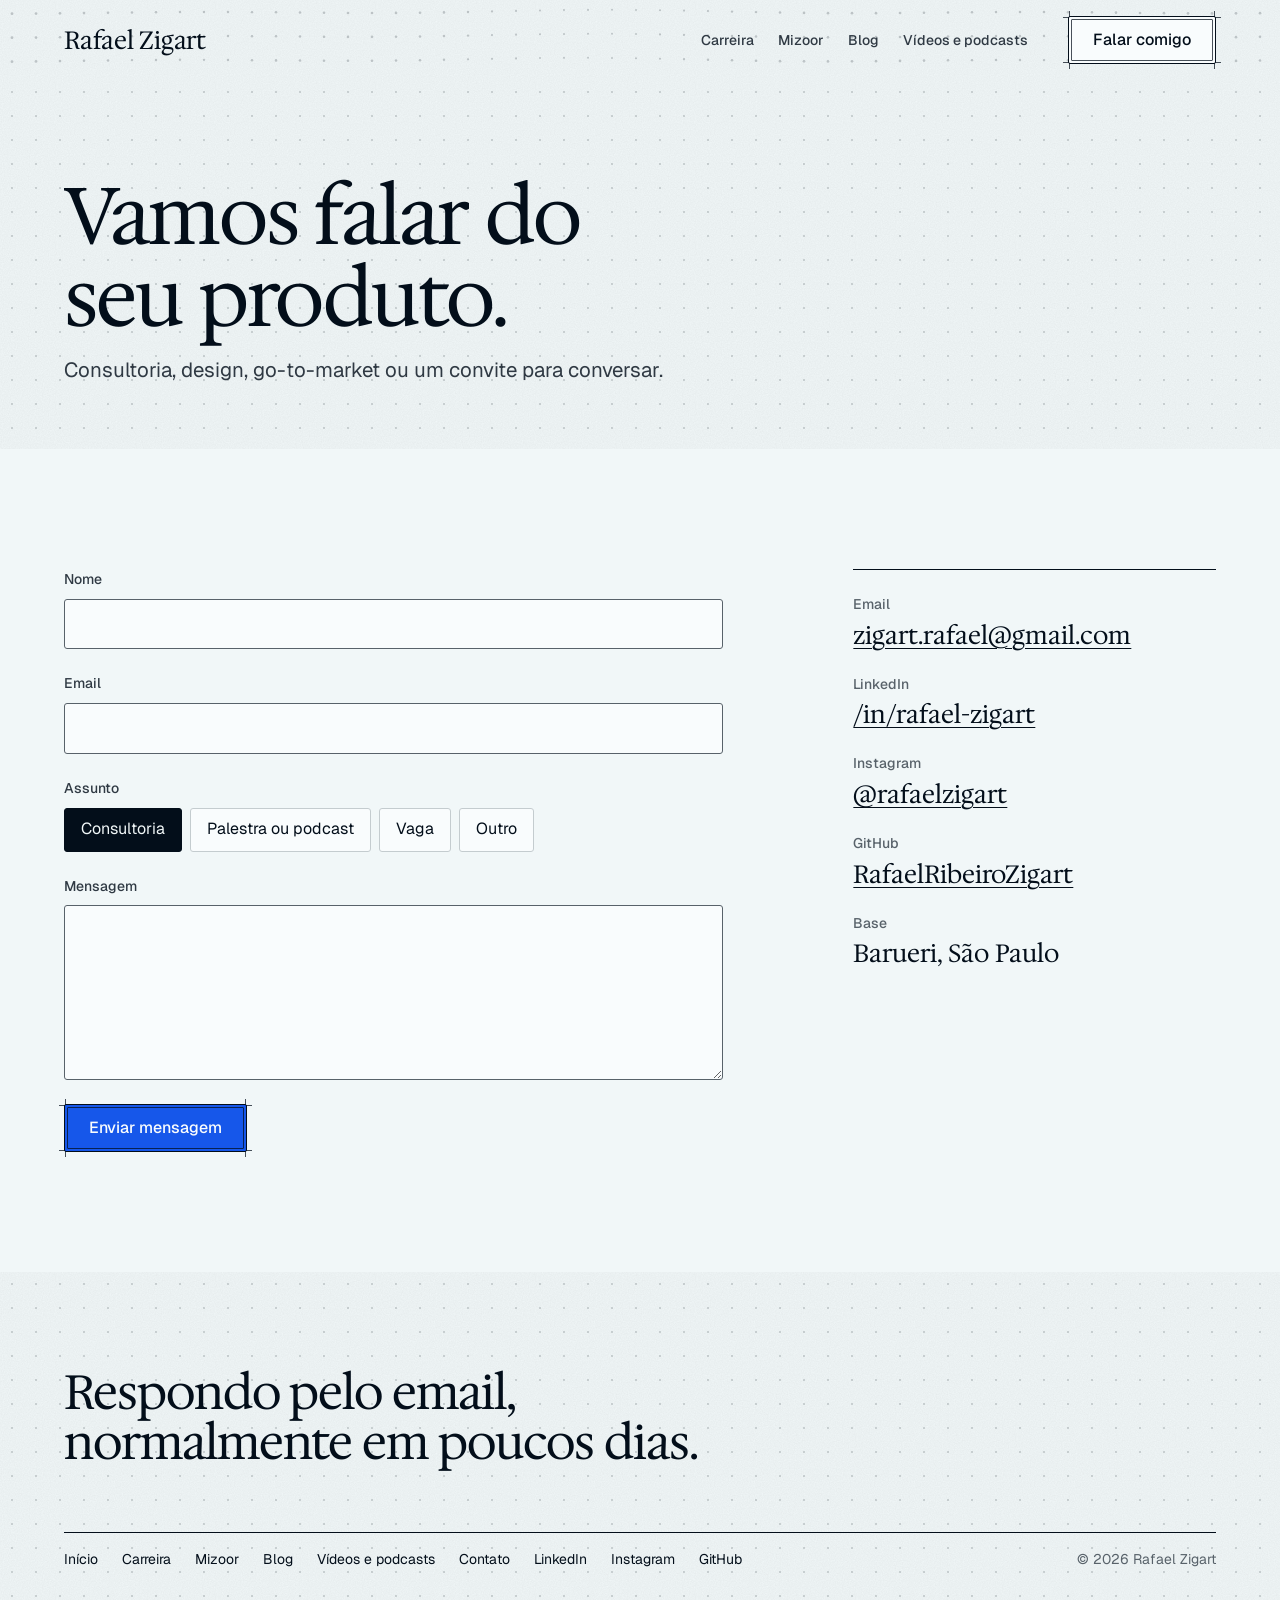
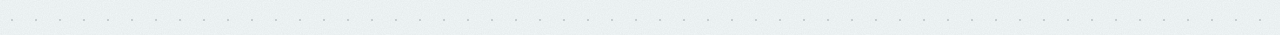
<file: contato.html>
<!doctype html>
<html lang="pt-BR">
<head>
<meta charset="utf-8">
<meta name="viewport" content="width=device-width, initial-scale=1">
<title>Contato, Rafael Zigart</title>
<meta name="description" content="Fale com Rafael Zigart sobre produto, design, go-to-market, palestras e podcasts.">
<link rel="icon" href="favicon.svg" type="image/svg+xml">
<link rel="canonical" href="https://rafaelribeirozigart.github.io/zigart.com/contato.html">
<meta name="author" content="Rafael Zigart">
<meta property="og:type" content="website">
<meta property="og:site_name" content="Rafael Zigart">
<meta property="og:locale" content="pt_BR">
<meta property="og:title" content="Contato, Rafael Zigart">
<meta property="og:description" content="Fale com Rafael Zigart sobre produto, design, go-to-market, palestras e podcasts.">
<meta property="og:url" content="https://rafaelribeirozigart.github.io/zigart.com/contato.html">
<meta property="og:image" content="https://rafaelribeirozigart.github.io/zigart.com/images/blog/og-site.jpg">
<meta property="og:image:width" content="1600">
<meta property="og:image:height" content="900">
<meta name="twitter:card" content="summary_large_image">
<link rel="preconnect" href="https://fonts.googleapis.com">
<link rel="preconnect" href="https://fonts.gstatic.com" crossorigin>
<link href="https://fonts.googleapis.com/css2?family=Hedvig+Letters+Serif:opsz@12..24&family=Geist:wght@400;500&display=swap" rel="stylesheet">
<script>(function(){var d=document.documentElement;d.classList.add('js');try{var n=sessionStorage.getItem('zc');if(n&&!matchMedia('(prefers-reduced-motion: reduce)').matches){d.classList.add('is-entering');d.setAttribute('data-curtain',n);sessionStorage.removeItem('zc');setTimeout(function(){d.classList.remove('is-entering','is-revealing');},2500);}}catch(e){}})();</script>
<script src="js/site.js" defer></script>
<link rel="stylesheet" href="css/site.css">
</head>
<body>
<a class="skip" href="#main">Pular para o conteúdo</a>

<header class="nav proof">
    <div class="container">
      <a class="wordmark" href="index.html" aria-label="Rafael Zigart, início">Rafael Zigart</a>
      <div class="nav__right">
        <nav aria-label="Principal">
          <ul class="nav__links"><li><a href="carreira.html">Carreira</a></li><li><a href="mizoor.html">Mizoor</a></li><li><a href="blog/">Blog</a></li><li><a href="midia.html">Vídeos e podcasts</a></li></ul>
        </nav>
        <a class="btn crop" href="contato.html" aria-current="page">Falar comigo</a>
      </div>
    </div>
  </header>

<main id="main">
  <section class="page-hero proof" aria-labelledby="page-title">
    <div class="container">
      <h1 id="page-title">Vamos falar do seu produto.</h1>
      <p class="lead">Consultoria, design, go-to-market ou um convite para conversar.</p>
    </div>
  </section>

  <section class="section section--s">
    <div class="container contact-page">
      <form class="form" data-endpoint="https://formsubmit.co/ajax/zigart.rafael@gmail.com" novalidate>
        <input type="hidden" name="_subject" value="Nova mensagem pelo site zigart.com">
        <input type="hidden" name="_template" value="table">
        <input type="text" name="_honey" class="visually-hidden" tabindex="-1" autocomplete="off" aria-hidden="true">
        <div class="field"><label for="nome">Nome</label><input id="nome" name="nome" type="text" autocomplete="name" required></div>
        <div class="field"><label for="email">Email</label><input id="email" name="email" type="email" autocomplete="email" inputmode="email" required></div>
        <fieldset class="seg"><legend>Assunto</legend>
          <input type="radio" name="assunto" id="a1" value="consultoria" checked><label for="a1">Consultoria</label>
          <input type="radio" name="assunto" id="a2" value="convite"><label for="a2">Palestra ou podcast</label>
          <input type="radio" name="assunto" id="a3" value="vaga"><label for="a3">Vaga</label>
          <input type="radio" name="assunto" id="a4" value="outro"><label for="a4">Outro</label>
        </fieldset>
        <div class="field"><label for="msg">Mensagem</label><textarea id="msg" name="mensagem" rows="6" required></textarea></div>
        <div class="form__foot">
          <button class="btn btn--primary crop" type="submit">Enviar mensagem</button>
          <p class="form__help" id="form-help" aria-live="polite"></p>
        </div>
      </form>
      <dl class="contact-page__list">
        <div><dt>Email</dt><dd><a class="link" href="mailto:zigart.rafael@gmail.com">zigart.rafael@gmail.com</a></dd></div>
        <div><dt>LinkedIn</dt><dd><a class="link" href="https://www.linkedin.com/in/rafael-zigart/">/in/rafael-zigart</a></dd></div>
        <div><dt>Instagram</dt><dd><a class="link" href="https://www.instagram.com/rafaelzigart/">@rafaelzigart</a></dd></div>
        <div><dt>GitHub</dt><dd><a class="link" href="https://github.com/RafaelRibeiroZigart">RafaelRibeiroZigart</a></dd></div>
        <div><dt>Base</dt><dd>Barueri, São Paulo</dd></div>
      </dl>
    </div>
  </section>
</main>

<footer class="footer proof">
  <div class="container">
    <p class="footer__line">Respondo pelo email, normalmente em poucos dias.</p>
    <div class="footer__row">
      <ul><li><a href="index.html">Início</a></li><li><a href="carreira.html">Carreira</a></li><li><a href="mizoor.html">Mizoor</a></li><li><a href="blog/">Blog</a></li><li><a href="midia.html">Vídeos e podcasts</a></li><li><a href="contato.html">Contato</a></li><li><a href="https://www.linkedin.com/in/rafael-zigart/">LinkedIn</a></li><li><a href="https://www.instagram.com/rafaelzigart/">Instagram</a></li><li><a href="https://github.com/RafaelRibeiroZigart">GitHub</a></li></ul>
      <p>© 2026 Rafael Zigart</p>
    </div>
  </div>
</footer>
<script>
document.querySelectorAll('form[data-endpoint]').forEach((form) => {
  const help = form.querySelector('[aria-live]');
  form.addEventListener('submit', (e) => {
    e.preventDefault();
    const bad = [...form.querySelectorAll('input[required], textarea[required]')].filter((i) => { const ok = i.checkValidity(); i.toggleAttribute('aria-invalid', !ok); return !ok; });
    if (bad.length) { help.textContent = bad[0].type === 'email' ? 'Esse email parece incompleto. Escreva como nome@exemplo.com.' : 'Preencha nome, email e mensagem.'; bad[0].focus(); return; }
    if (!form.dataset.endpoint) { help.textContent = 'Nada foi enviado: este formulário ainda não está conectado. Use o email ao lado.'; return; }
    const btn = form.querySelector('button[type=submit]'); btn.setAttribute('aria-busy', 'true');
    fetch(form.dataset.endpoint, { method: 'POST', body: new FormData(form), headers: { Accept: 'application/json' } })
      .then((r) => r.json().catch(() => ({})).then((j) => {
        const ok = r.ok && (j.success === true || j.success === 'true');
        help.textContent = ok ? 'Mensagem enviada. Respondo pelo email que você deixou.' : 'Não foi possível enviar. Tente de novo em um minuto ou escreva para o email ao lado.';
        if (ok) { form.reset(); form.querySelector('#a1').checked = true; }
      }))
      .catch(() => { help.textContent = 'Não foi possível enviar. Tente de novo em um minuto.'; })
      .finally(() => btn.removeAttribute('aria-busy'));
  });
});
</script>
</body>
</html>
</file>
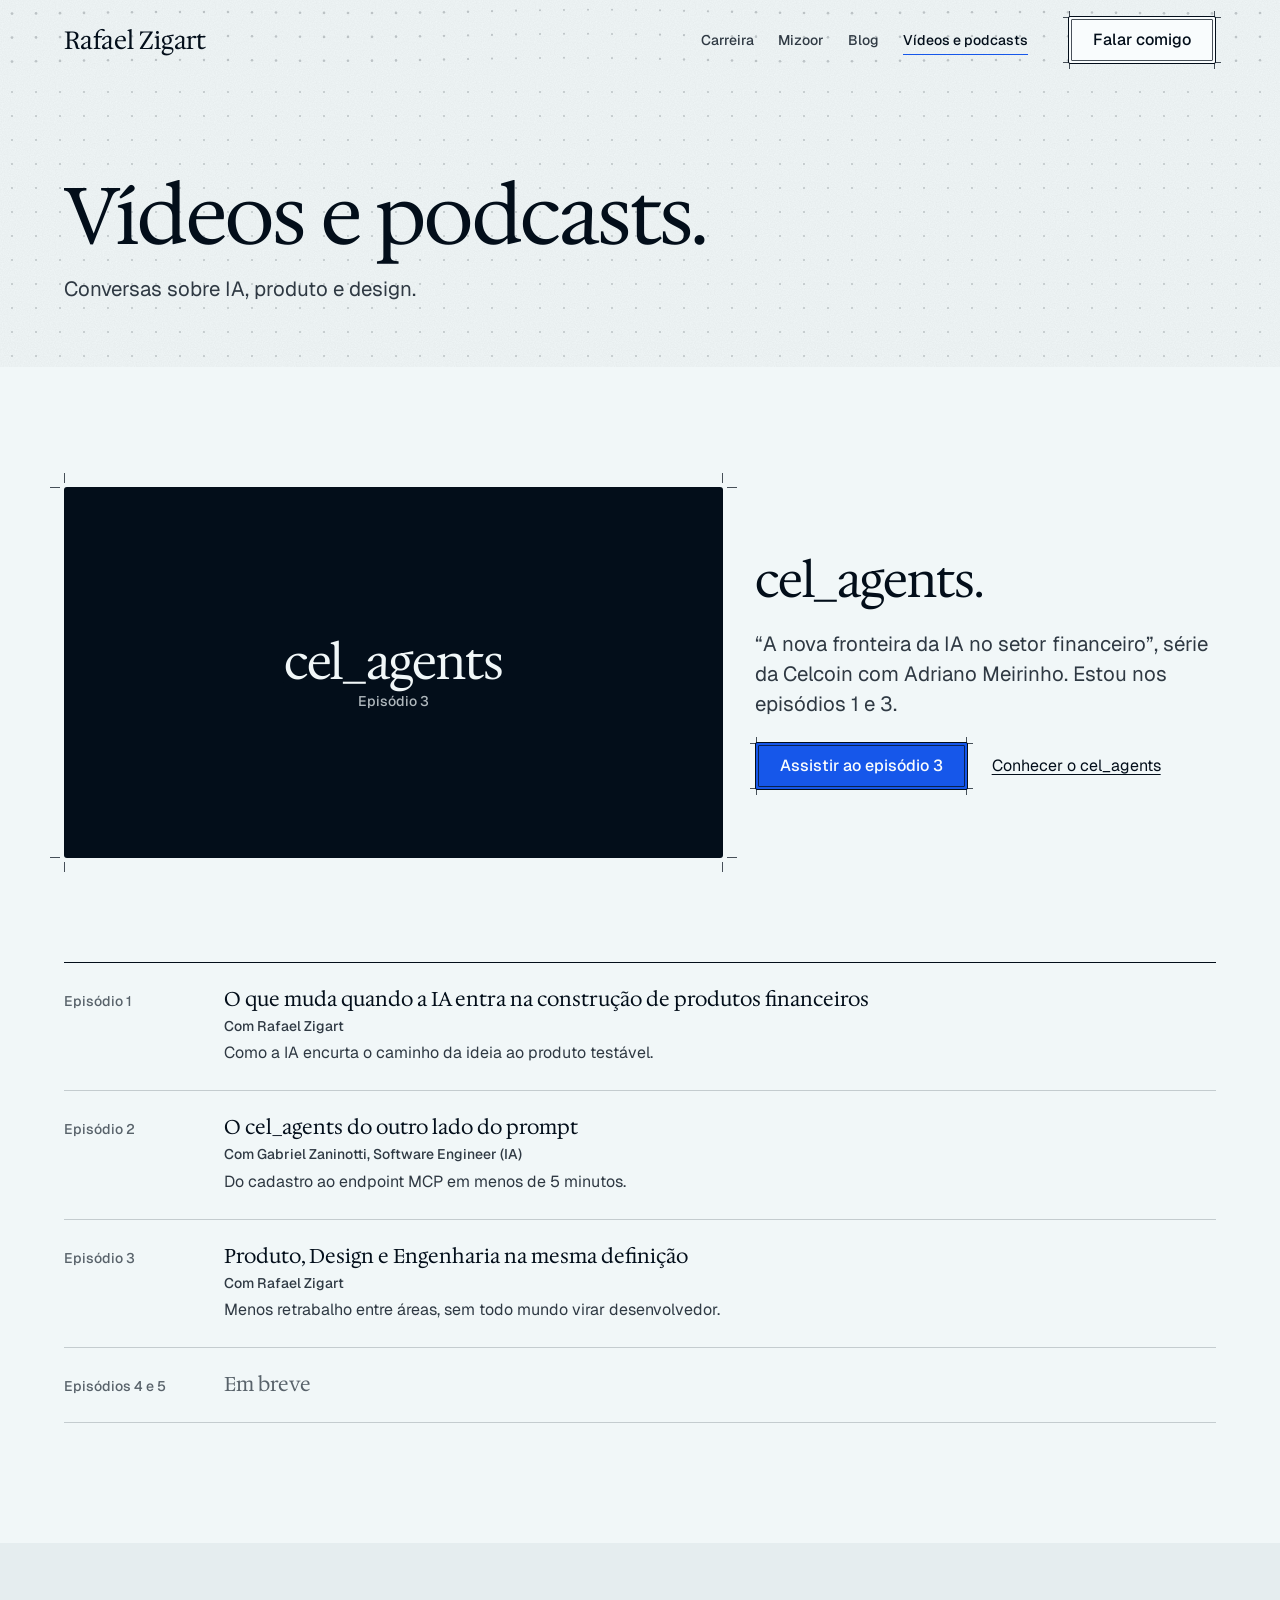
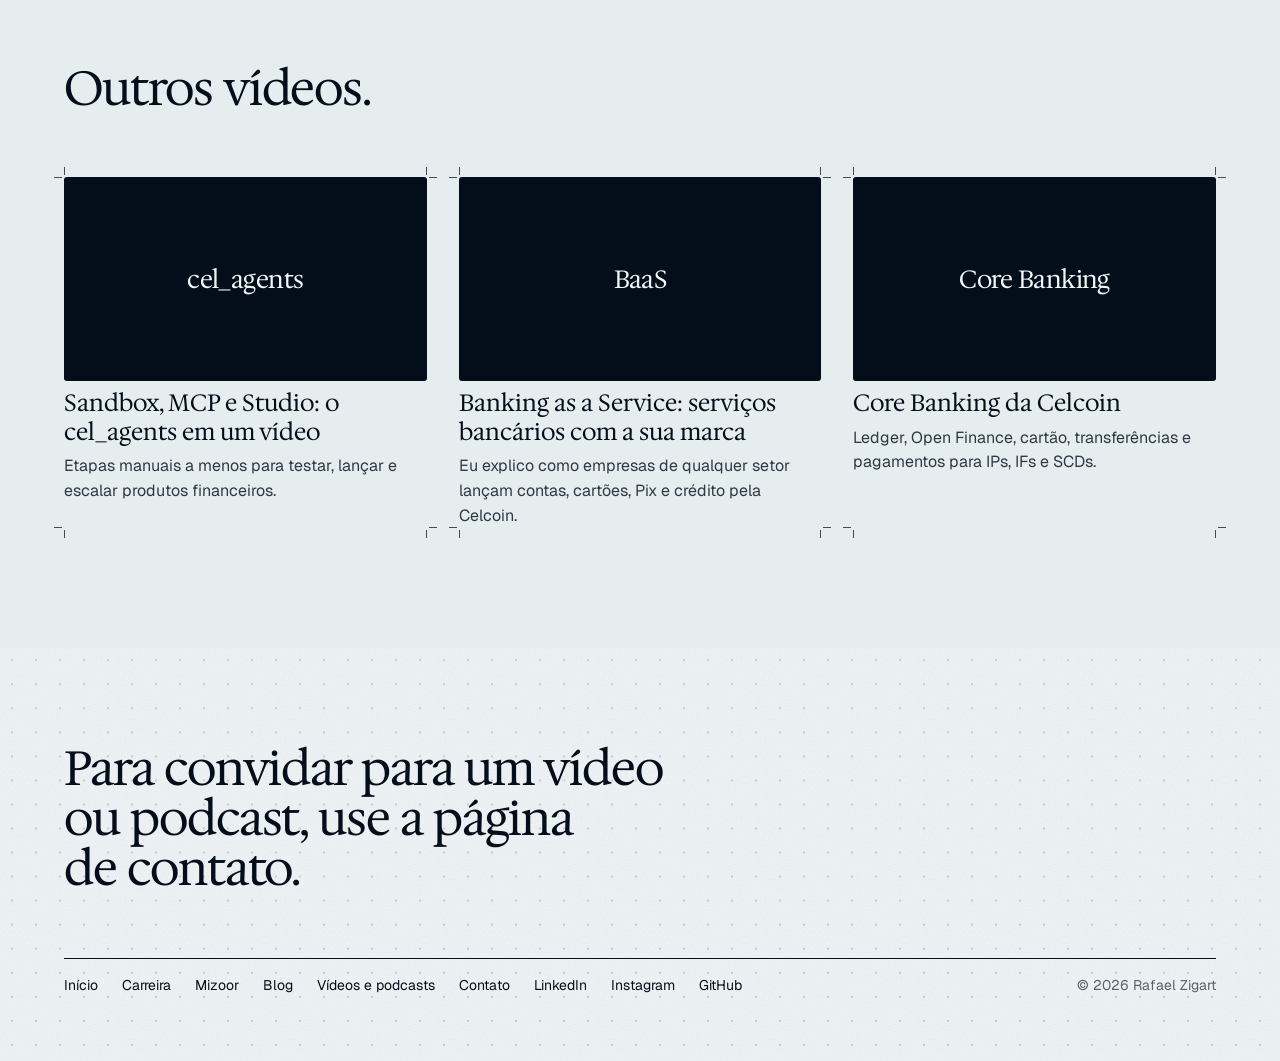
<file: midia.html>
<!doctype html>
<html lang="pt-BR">
<head>
<meta charset="utf-8">
<meta name="viewport" content="width=device-width, initial-scale=1">
<title>Vídeos e podcasts, Rafael Zigart</title>
<meta name="description" content="A série cel_agents sobre IA no setor financeiro e outros vídeos de Rafael Zigart sobre produto, BaaS e Core Banking.">
<link rel="icon" href="favicon.svg" type="image/svg+xml">
<link rel="canonical" href="https://rafaelribeirozigart.github.io/zigart.com/midia.html">
<meta name="author" content="Rafael Zigart">
<meta property="og:type" content="website">
<meta property="og:site_name" content="Rafael Zigart">
<meta property="og:locale" content="pt_BR">
<meta property="og:title" content="Vídeos e podcasts, Rafael Zigart">
<meta property="og:description" content="A série cel_agents sobre IA no setor financeiro e outros vídeos de Rafael Zigart sobre produto, BaaS e Core Banking.">
<meta property="og:url" content="https://rafaelribeirozigart.github.io/zigart.com/midia.html">
<meta property="og:image" content="https://rafaelribeirozigart.github.io/zigart.com/images/blog/og-site.jpg">
<meta property="og:image:width" content="1600">
<meta property="og:image:height" content="900">
<meta name="twitter:card" content="summary_large_image">
<link rel="preconnect" href="https://fonts.googleapis.com">
<link rel="preconnect" href="https://fonts.gstatic.com" crossorigin>
<link href="https://fonts.googleapis.com/css2?family=Hedvig+Letters+Serif:opsz@12..24&family=Geist:wght@400;500&display=swap" rel="stylesheet">
<script>(function(){var d=document.documentElement;d.classList.add('js');try{var n=sessionStorage.getItem('zc');if(n&&!matchMedia('(prefers-reduced-motion: reduce)').matches){d.classList.add('is-entering');d.setAttribute('data-curtain',n);sessionStorage.removeItem('zc');setTimeout(function(){d.classList.remove('is-entering','is-revealing');},2500);}}catch(e){}})();</script>
<script src="js/site.js" defer></script>
<link rel="stylesheet" href="css/site.css">
</head>
<body>
<a class="skip" href="#main">Pular para o conteúdo</a>

<header class="nav proof">
    <div class="container">
      <a class="wordmark" href="index.html" aria-label="Rafael Zigart, início">Rafael Zigart</a>
      <div class="nav__right">
        <nav aria-label="Principal">
          <ul class="nav__links"><li><a href="carreira.html">Carreira</a></li><li><a href="mizoor.html">Mizoor</a></li><li><a href="blog/">Blog</a></li><li><a href="midia.html" aria-current="page">Vídeos e podcasts</a></li></ul>
        </nav>
        <a class="btn crop" href="contato.html">Falar comigo</a>
      </div>
    </div>
  </header>

<main id="main">
  <section class="page-hero proof" aria-labelledby="page-title">
    <div class="container">
      <h1 id="page-title">Vídeos e podcasts.</h1>
      <p class="lead">Conversas sobre IA, produto e design.</p>
    </div>
  </section>

  <section class="section section--s" id="cel-agents" aria-labelledby="pod-title">
    <div class="container feature">
      <a class="feature__media crop" href="https://www.youtube.com/watch?v=YzYqQN7EwKs" aria-label="Assistir ao episódio 3 de cel_agents no YouTube">
        <span class="thumb" data-slot="ep3" data-kind="product" data-alt="Miniatura do vídeo">
          <img src="https://i.ytimg.com/vi/YzYqQN7EwKs/hqdefault.jpg" width="480" height="360" alt="" loading="lazy">
          <span class="thumb__fallback" aria-hidden="true">cel_agents<small>Episódio 3</small></span>
        </span>
      </a>
      <div class="feature__text">
        <h2 id="pod-title">cel_agents.</h2>
        <p class="lead">“A nova fronteira da IA no setor financeiro”, série da Celcoin com Adriano Meirinho. Estou nos episódios 1 e 3.</p>
        <div class="actions">
          <a class="btn btn--primary crop" href="https://www.youtube.com/watch?v=YzYqQN7EwKs">Assistir ao episódio 3</a>
          <a class="link" href="https://www.celcoin.ai">Conhecer o cel_agents</a>
        </div>
      </div>
      <ol class="set episodes episodes--full"><li class="ep"><span class="ep__n">Episódio 1</span><span class="ep__main"><a class="ep__title" href="https://www.youtube.com/watch?v=ND6KEQ3miMg">O que muda quando a IA entra na construção de produtos financeiros</a><span class="ep__guest">Com Rafael Zigart</span><span class="ep__line">Como a IA encurta o caminho da ideia ao produto testável.</span></span></li><li class="ep"><span class="ep__n">Episódio 2</span><span class="ep__main"><a class="ep__title" href="https://www.youtube.com/watch?v=C3b2g773aGk">O cel_agents do outro lado do prompt</a><span class="ep__guest">Com Gabriel Zaninotti, Software Engineer (IA)</span><span class="ep__line">Do cadastro ao endpoint MCP em menos de 5 minutos.</span></span></li><li class="ep"><span class="ep__n">Episódio 3</span><span class="ep__main"><a class="ep__title" href="https://www.youtube.com/watch?v=YzYqQN7EwKs">Produto, Design e Engenharia na mesma definição</a><span class="ep__guest">Com Rafael Zigart</span><span class="ep__line">Menos retrabalho entre áreas, sem todo mundo virar desenvolvedor.</span></span></li><li class="ep ep--soon"><span class="ep__n">Episódios 4 e 5</span><span class="ep__main"><span class="ep__title ep__title--soon">Em breve</span></span></li></ol>
    </div>
  </section>

  <section class="section section--s band" id="videos" aria-labelledby="videos-title">
    <div class="container">
      <div class="head"><h2 id="videos-title">Outros vídeos.</h2></div>
      <ul class="media-grid" data-list="videos"><li class="video crop"><a href="https://www.youtube.com/watch?v=jSzlJsVl3vE"><span class="thumb" data-slot="vjSzlJsVl3vE" data-kind="product" data-alt="Miniatura do vídeo">
          <img src="https://i.ytimg.com/vi/jSzlJsVl3vE/hqdefault.jpg" width="480" height="360" alt="" loading="lazy">
          <span class="thumb__fallback" aria-hidden="true">cel_agents</span>
        </span><span class="video__title">Sandbox, MCP e Studio: o cel_agents em um vídeo</span><span class="video__line">Etapas manuais a menos para testar, lançar e escalar produtos financeiros.</span></a></li><li class="video crop"><a href="https://www.youtube.com/watch?v=Qbe1ORNH6b0"><span class="thumb" data-slot="vQbe1ORNH6b0" data-kind="product" data-alt="Miniatura do vídeo">
          <img src="https://i.ytimg.com/vi/Qbe1ORNH6b0/hqdefault.jpg" width="480" height="360" alt="" loading="lazy">
          <span class="thumb__fallback" aria-hidden="true">BaaS</span>
        </span><span class="video__title">Banking as a Service: serviços bancários com a sua marca</span><span class="video__line">Eu explico como empresas de qualquer setor lançam contas, cartões, Pix e crédito pela Celcoin.</span></a></li><li class="video crop"><a href="https://www.youtube.com/watch?v=vQjNKFMGIjE"><span class="thumb" data-slot="vvQjNKFMGIjE" data-kind="product" data-alt="Miniatura do vídeo">
          <img src="https://i.ytimg.com/vi/vQjNKFMGIjE/hqdefault.jpg" width="480" height="360" alt="" loading="lazy">
          <span class="thumb__fallback" aria-hidden="true">Core Banking</span>
        </span><span class="video__title">Core Banking da Celcoin</span><span class="video__line">Ledger, Open Finance, cartão, transferências e pagamentos para IPs, IFs e SCDs.</span></a></li>
        <!-- Novo vídeo: copie um item acima e troque o código depois de v= e em /vi/ -->
      </ul>
    </div>
  </section>
</main>

<footer class="footer proof">
  <div class="container">
    <p class="footer__line">Para convidar para um vídeo ou podcast, use a página de contato.</p>
    <div class="footer__row">
      <ul><li><a href="index.html">Início</a></li><li><a href="carreira.html">Carreira</a></li><li><a href="mizoor.html">Mizoor</a></li><li><a href="blog/">Blog</a></li><li><a href="midia.html">Vídeos e podcasts</a></li><li><a href="contato.html">Contato</a></li><li><a href="https://www.linkedin.com/in/rafael-zigart/">LinkedIn</a></li><li><a href="https://www.instagram.com/rafaelzigart/">Instagram</a></li><li><a href="https://github.com/RafaelRibeiroZigart">GitHub</a></li></ul>
      <p>© 2026 Rafael Zigart</p>
    </div>
  </div>
</footer>
<script>document.querySelectorAll('[data-slot] img').forEach((i) => { if (i.complete && !i.naturalWidth) i.remove(); else i.addEventListener('error', () => i.remove(), { once: true }); });</script>
</body>
</html>
</file>
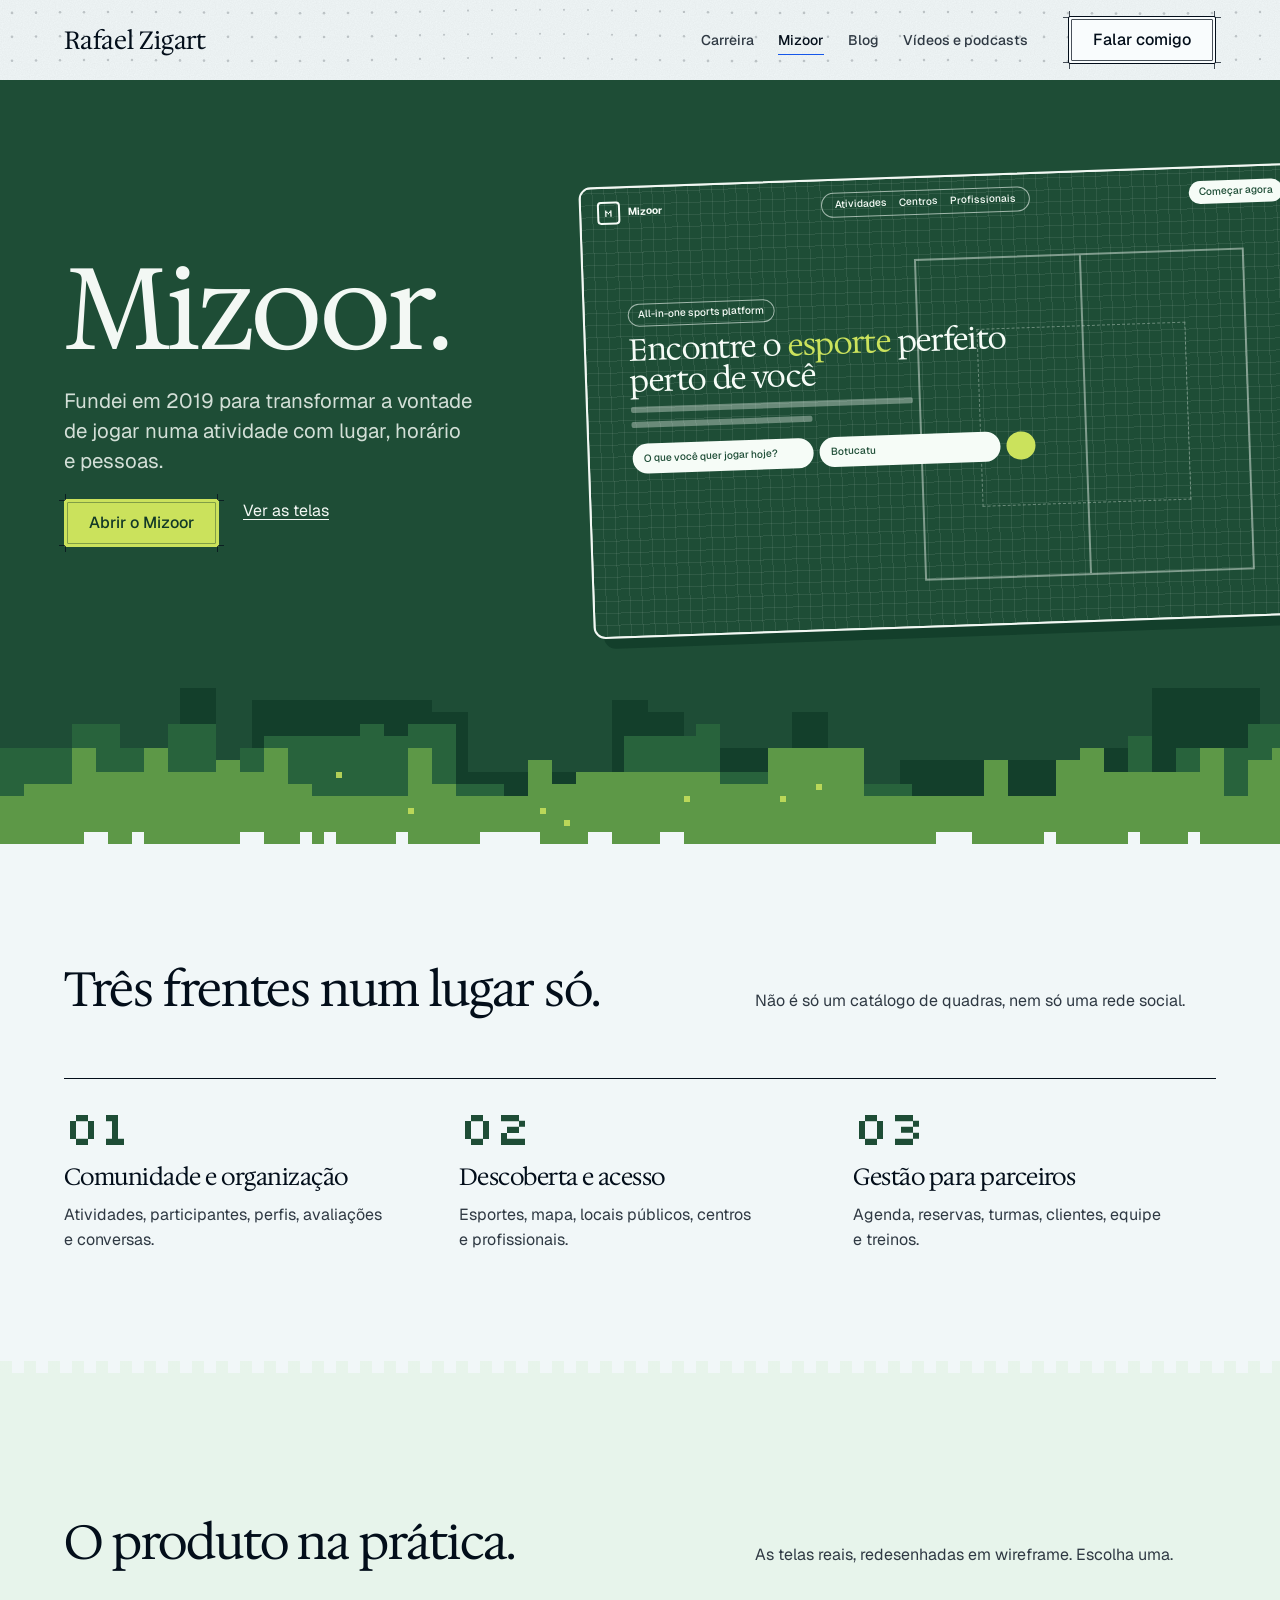
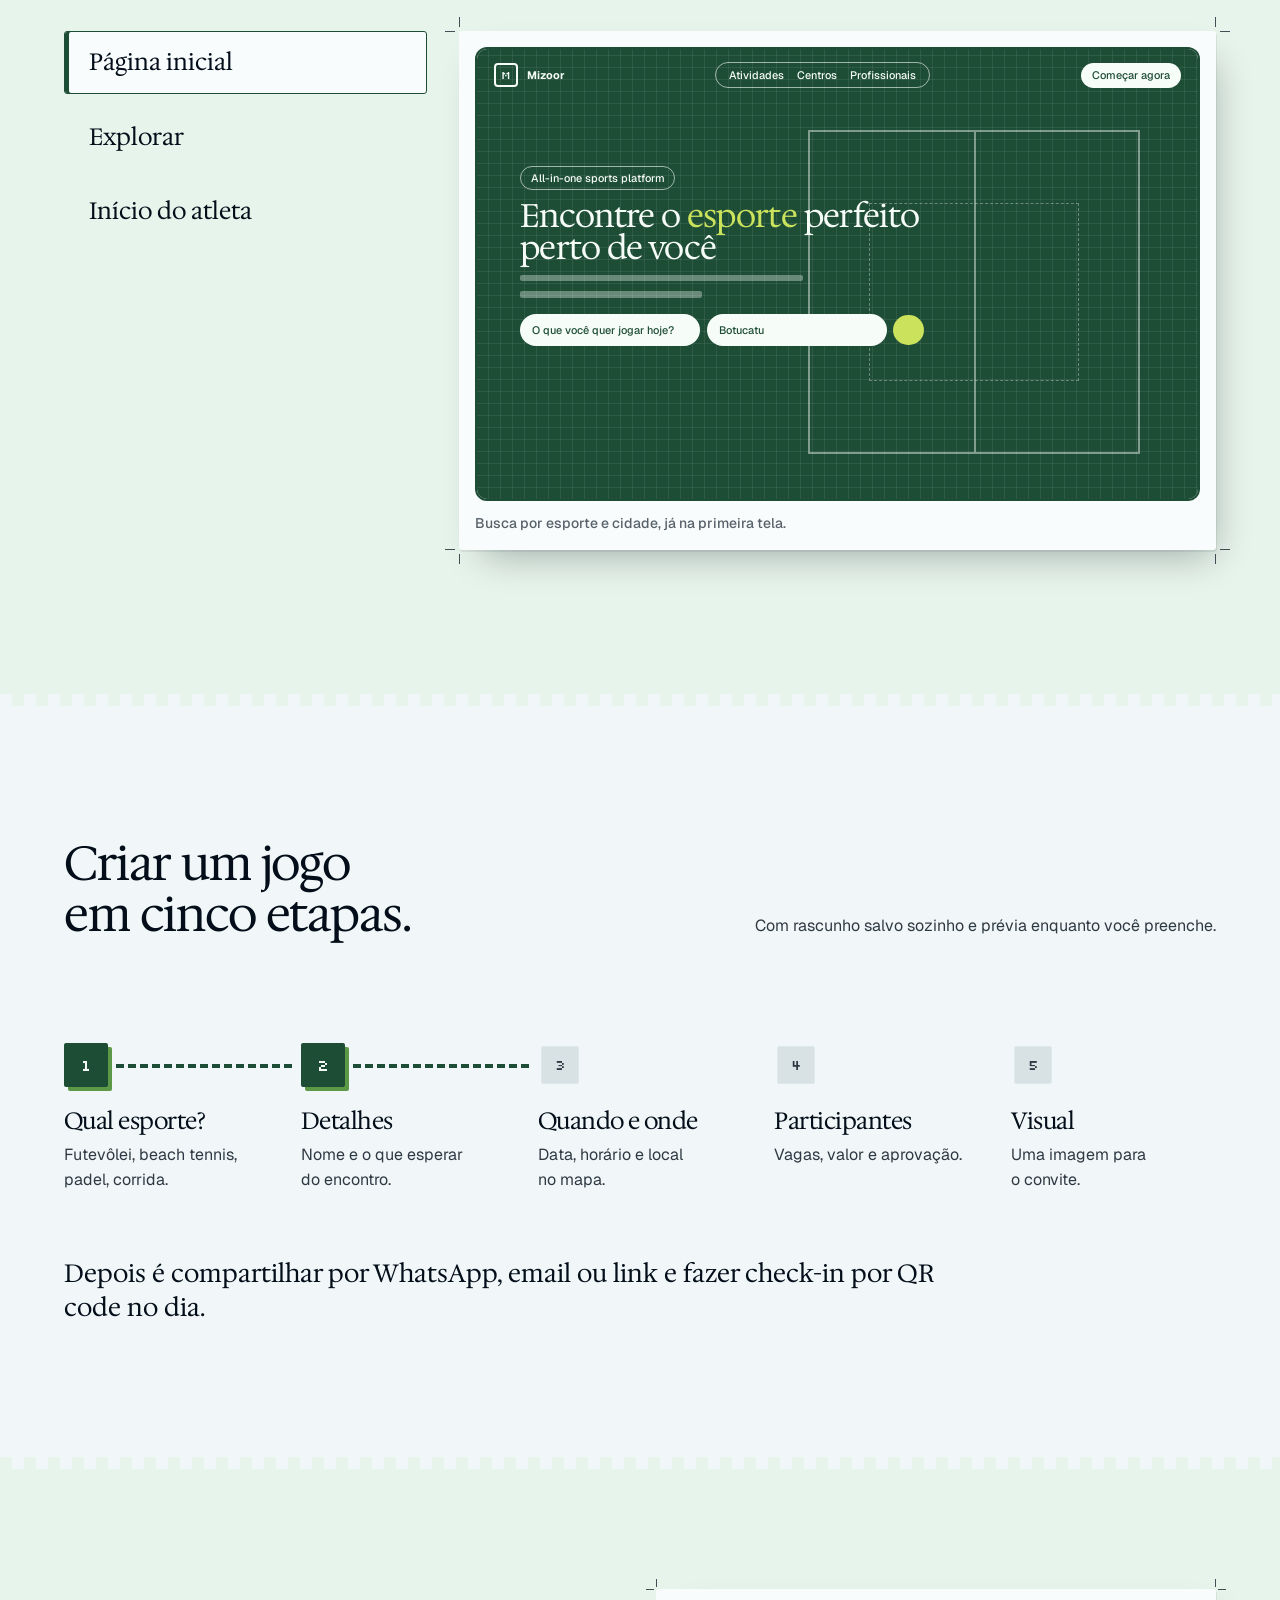
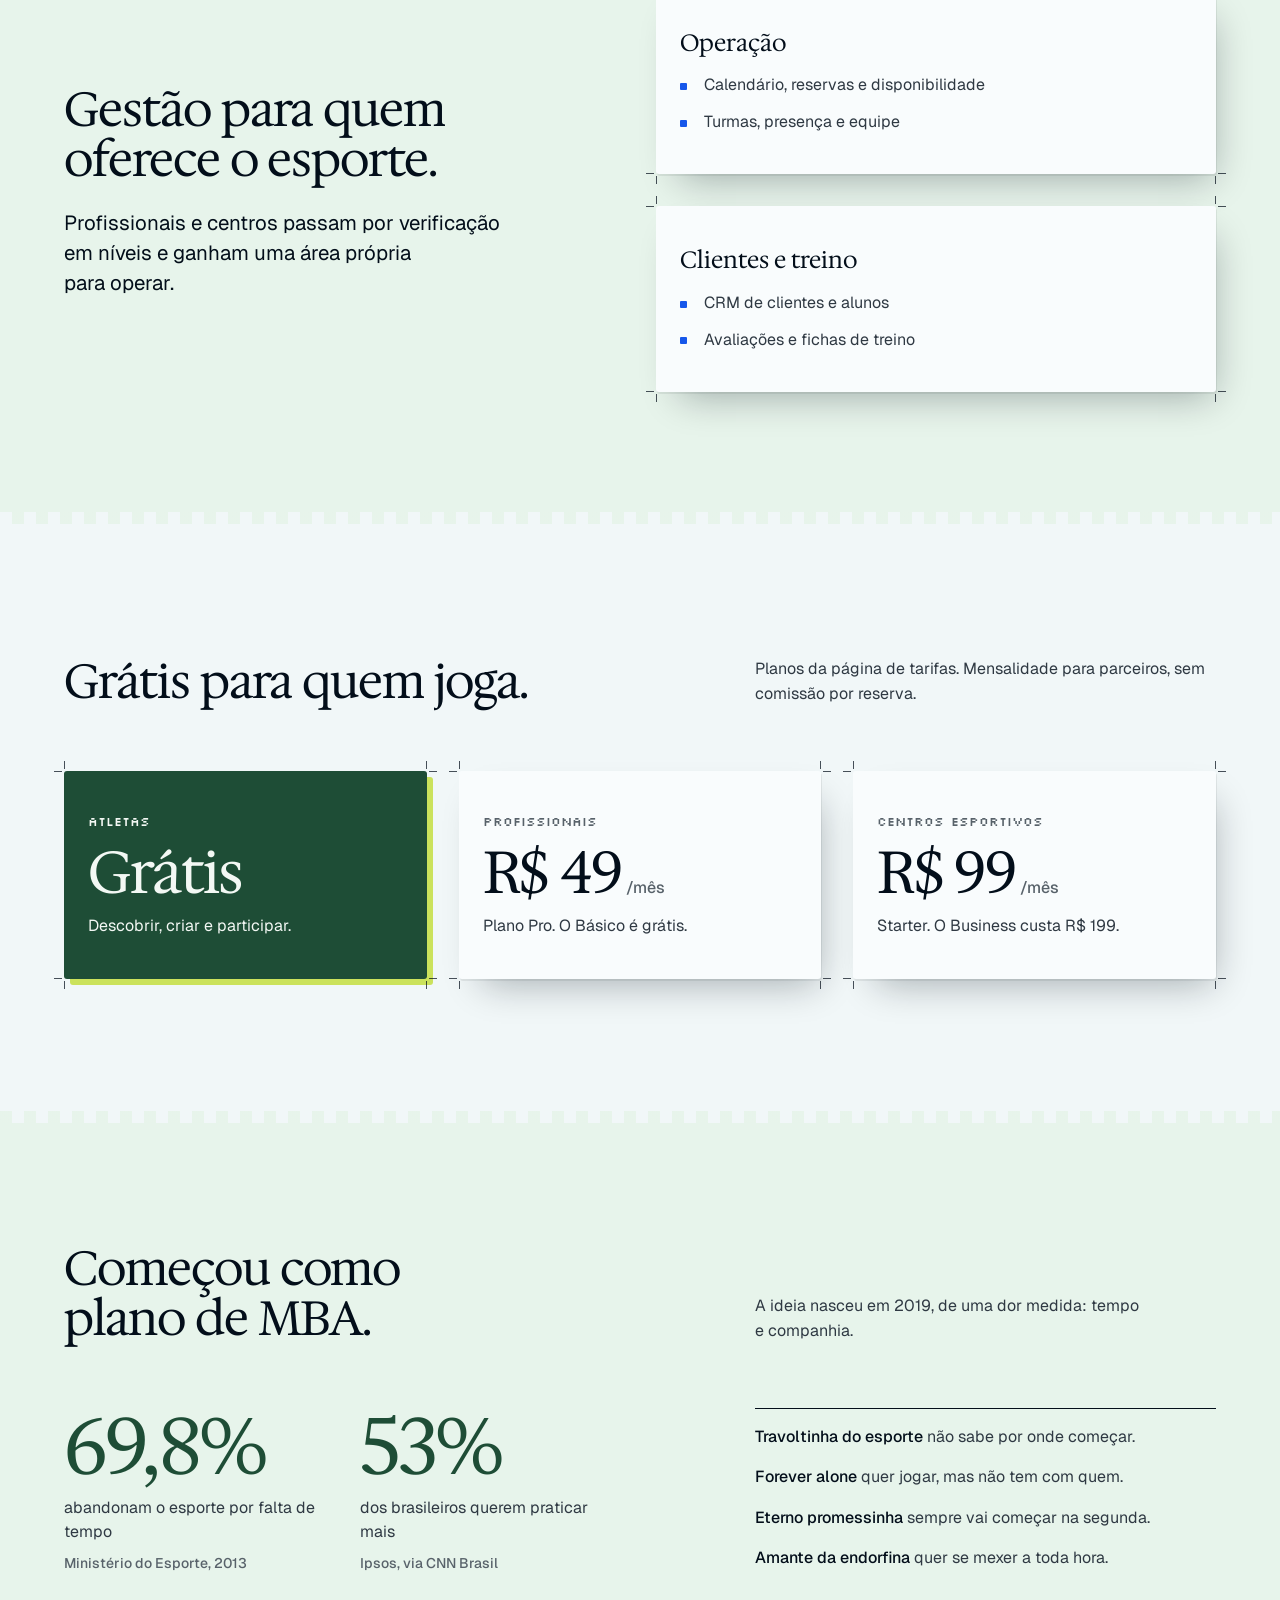
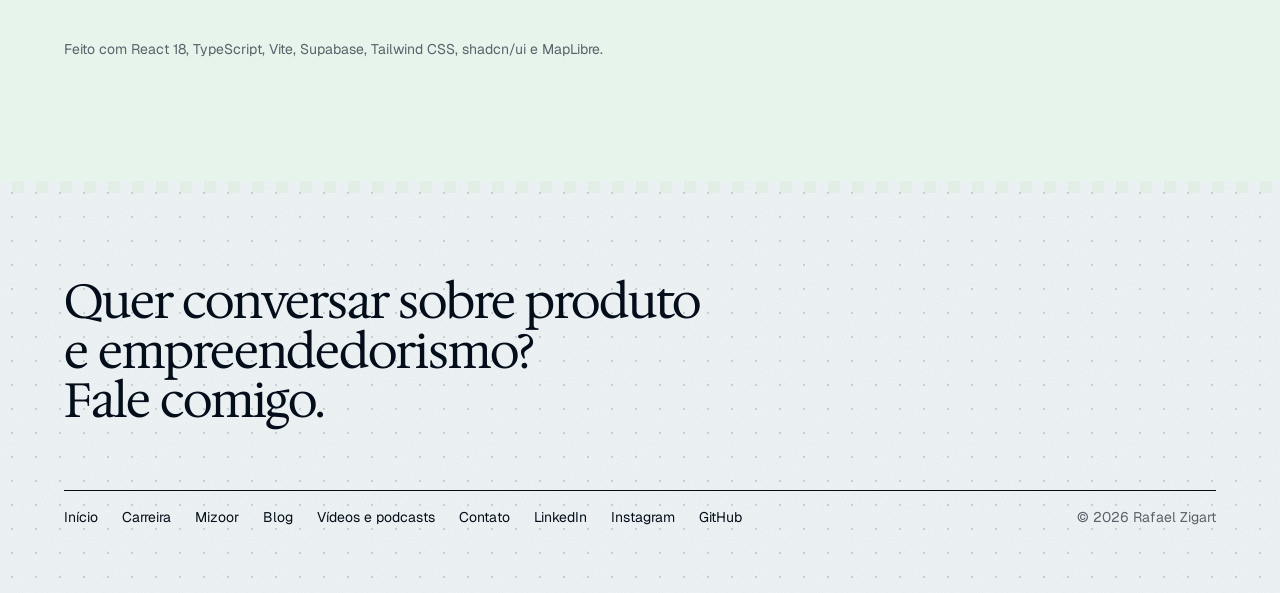
<file: mizoor.html>
<!doctype html>
<html lang="pt-BR">
<head>
<meta charset="utf-8">
<meta name="viewport" content="width=device-width, initial-scale=1">
<title>Mizoor, um projeto de Rafael Zigart</title>
<meta name="description" content="Mizoor, plataforma fundada por Rafael Zigart que conecta pessoas para praticar esportes e reúne ferramentas para organizar atividades e gerir profissionais e centros esportivos.">
<link rel="icon" href="favicon.svg" type="image/svg+xml">
<link rel="canonical" href="https://rafaelribeirozigart.github.io/zigart.com/mizoor.html">
<meta name="author" content="Rafael Zigart">
<meta property="og:type" content="website">
<meta property="og:site_name" content="Rafael Zigart">
<meta property="og:locale" content="pt_BR">
<meta property="og:title" content="Mizoor, um projeto de Rafael Zigart">
<meta property="og:description" content="Mizoor, plataforma fundada por Rafael Zigart que conecta pessoas para praticar esportes e reúne ferramentas para organizar atividades e gerir profissionais e centros esportivos.">
<meta property="og:url" content="https://rafaelribeirozigart.github.io/zigart.com/mizoor.html">
<meta property="og:image" content="https://rafaelribeirozigart.github.io/zigart.com/images/blog/og-mizoor.jpg">
<meta property="og:image:width" content="1600">
<meta property="og:image:height" content="900">
<meta name="twitter:card" content="summary_large_image">
<script type="application/ld+json">{"@context": "https://schema.org", "@type": "CreativeWork", "name": "Mizoor", "url": "https://www.mizoor.com.br/", "creator": {"@type": "Person", "name": "Rafael Zigart", "url": "https://rafaelribeirozigart.github.io/zigart.com/"}, "dateCreated": "2019", "about": "Plataforma que conecta pessoas para praticar esportes e reúne ferramentas para organizar atividades e gerir profissionais e centros esportivos", "inLanguage": "pt-BR"}</script>
<link rel="preconnect" href="https://fonts.googleapis.com">
<link rel="preconnect" href="https://fonts.gstatic.com" crossorigin>
<link href="https://fonts.googleapis.com/css2?family=Hedvig+Letters+Serif:opsz@12..24&family=Geist:wght@400;500&family=Silkscreen&display=swap" rel="stylesheet">
<script>(function(){var d=document.documentElement;d.classList.add('js');try{var n=sessionStorage.getItem('zc');if(n&&!matchMedia('(prefers-reduced-motion: reduce)').matches){d.classList.add('is-entering');d.setAttribute('data-curtain',n);sessionStorage.removeItem('zc');setTimeout(function(){d.classList.remove('is-entering','is-revealing');},2500);}}catch(e){}})();</script>
<script src="js/site.js" defer></script>
<link rel="stylesheet" href="css/site.css">
</head>
<body>
<a class="skip" href="#main">Pular para o conteúdo</a>

<header class="nav proof">
    <div class="container">
      <a class="wordmark" href="index.html" aria-label="Rafael Zigart, início">Rafael Zigart</a>
      <div class="nav__right">
        <nav aria-label="Principal">
          <ul class="nav__links"><li><a href="carreira.html">Carreira</a></li><li><a href="mizoor.html" aria-current="page">Mizoor</a></li><li><a href="blog/">Blog</a></li><li><a href="midia.html">Vídeos e podcasts</a></li></ul>
        </nav>
        <a class="btn crop" href="contato.html">Falar comigo</a>
      </div>
    </div>
  </header>

<main id="main">
  <section class="mzx-hero" aria-labelledby="page-title">
    <canvas class="mzx-scene" aria-hidden="true"></canvas>
    <div class="container mzx-hero__grid">
      <div class="mzx-hero__text">
        <h1 id="page-title">Mizoor.</h1>
        <p class="lead">Fundei em 2019 para transformar a vontade de jogar numa atividade com lugar, horário e pessoas.</p>
        <div class="actions">
          <a class="btn mzx-btn crop" href="https://www.mizoor.com.br/">Abrir o Mizoor</a>
          <a class="link mzx-link" href="#produto">Ver as telas</a>
        </div>
      </div>
      <figure class="mzx-hero__shot" data-kind="product"><div class="wf wf--home" role="img" aria-label="Wireframe da página inicial do Mizoor: menu com Atividades, Centros Esportivos e Profissionais, a chamada Encontre o esporte perfeito perto de você e a busca por esporte e cidade">
  <div class="wf__bar"><span class="wf__logo">M</span><b>Mizoor</b><span class="wf__pills"><i>Atividades</i><i>Centros</i><i>Profissionais</i></span><span class="wf__cta">Começar agora</span></div>
  <div class="wf__heroimg"><span class="wf__court"></span></div>
  <div class="wf__body">
    <span class="wf__tag">All-in-one sports platform</span>
    <p class="wf__h">Encontre o <em>esporte</em> perfeito perto de você</p>
    <span class="wf__line"></span><span class="wf__line wf__line--s"></span>
    <div class="wf__search"><span>O que você quer jogar hoje?</span><span>Botucatu</span><b></b></div>
  </div>
</div></figure>
    </div>
  </section>

  <section class="section section--s" aria-labelledby="mz-fronts">
    <div class="container">
      <div class="head"><h2 id="mz-fronts">Três frentes num lugar só.</h2><p class="mz-note">Não é só um catálogo de quadras, nem só uma rede social.</p></div>
      <ul class="mzx-fronts">
        <li><span class="mzx-fronts__n">01</span><h3>Comunidade e organização</h3><p>Atividades, participantes, perfis, avaliações e conversas.</p></li>
        <li><span class="mzx-fronts__n">02</span><h3>Descoberta e acesso</h3><p>Esportes, mapa, locais públicos, centros e profissionais.</p></li>
        <li><span class="mzx-fronts__n">03</span><h3>Gestão para parceiros</h3><p>Agenda, reservas, turmas, clientes, equipe e treinos.</p></li>
      </ul>
    </div>
  </section>

  <section class="section mzx-band" id="produto" aria-labelledby="mz-shots">
    <div class="container">
      <div class="head"><h2 id="mz-shots">O produto na prática.</h2><p class="mz-note">As telas reais, redesenhadas em wireframe. Escolha uma.</p></div>
      <div class="mzx-tour" data-tour>
        <div class="mzx-tour__tabs" role="tablist" aria-label="Telas do Mizoor">
          <button type="button" role="tab" id="tt-1" aria-controls="tp-1" aria-selected="true">Página inicial</button>
          <button type="button" role="tab" id="tt-2" aria-controls="tp-2" aria-selected="false" tabindex="-1">Explorar</button>
          <button type="button" role="tab" id="tt-3" aria-controls="tp-3" aria-selected="false" tabindex="-1">Início do atleta</button>
        </div>
        <div class="mzx-tour__stage">
          <figure class="shot crop" role="tabpanel" id="tp-1" aria-labelledby="tt-1" data-kind="product"><div class="wf wf--home wf--flat" role="img" aria-label="Wireframe da página inicial do Mizoor: menu com Atividades, Centros Esportivos e Profissionais, a chamada Encontre o esporte perfeito perto de você e a busca por esporte e cidade">
  <div class="wf__bar"><span class="wf__logo">M</span><b>Mizoor</b><span class="wf__pills"><i>Atividades</i><i>Centros</i><i>Profissionais</i></span><span class="wf__cta">Começar agora</span></div>
  <div class="wf__heroimg"><span class="wf__court"></span></div>
  <div class="wf__body">
    <span class="wf__tag">All-in-one sports platform</span>
    <p class="wf__h">Encontre o <em>esporte</em> perfeito perto de você</p>
    <span class="wf__line"></span><span class="wf__line wf__line--s"></span>
    <div class="wf__search"><span>O que você quer jogar hoje?</span><span>Botucatu</span><b></b></div>
  </div>
</div><figcaption>Busca por esporte e cidade, já na primeira tela.</figcaption></figure>
          <figure class="shot crop" role="tabpanel" id="tp-2" aria-labelledby="tt-2" data-kind="product"><div class="wf wf--app wf--explore" role="img" aria-label="Wireframe da tela Explorar: filtros de categoria, cidade, data e nível, lista de atividades e mapa com o Parque Botucatu marcado como gratuito">
  <div class="wf__side"><span class="wf__logo">M</span><i></i><i class="on"></i><i></i><i></i><i></i></div>
  <div class="wf__main">
    <div class="wf__top"><b>Explorar</b></div>
    <div class="wf__filters"><span class="wf__input">Buscar atividades</span><i>Categoria</i><i>Botucatu</i><i>Data</i><i>Nível</i></div>
    <div class="wf__split">
      <div class="wf__list"><span class="wf__empty"></span><p>Nenhuma atividade por aqui… ainda!</p><b class="wf__btn">Criar atividade</b></div>
      <div class="wf__map"><span class="wf__road wf__road--a"></span><span class="wf__road wf__road--b"></span><span class="wf__road wf__road--c"></span><div class="wf__pin"><span>Parque Botucatu</span><small>Gratuito</small><b class="wf__btn">Criar atividade</b></div><span class="wf__dot"></span></div>
    </div>
  </div>
</div><figcaption>Filtros, lista e mapa com locais públicos gratuitos.</figcaption></figure>
          <figure class="shot crop" role="tabpanel" id="tp-3" aria-labelledby="tt-3" data-kind="product"><div class="wf wf--app wf--inicio" role="img" aria-label="Wireframe da tela Início do atleta: avisos, Meus Treinos com progresso semanal e o Treino B, e Minhas Atividades">
  <div class="wf__side"><span class="wf__logo">M</span><i class="on"></i><i></i><i></i><i></i><i></i></div>
  <div class="wf__main">
    <div class="wf__top"><b>Início</b><span class="wf__input wf__input--s">Buscar atividades, centros…</span></div>
    <div class="wf__cards"><div class="wf__card wf__card--a"><b>Estamos só começando</b><span class="wf__line"></span></div><div class="wf__card wf__card--b"><b>Esporte Compartilhado</b><span class="wf__line"></span></div></div>
    <div class="wf__panel"><b>Meus Treinos</b><div class="wf__progress"><span>Progresso semanal</span><small>0/3</small><i></i></div><div class="wf__row"><span class="wf__sq">B</span><span>Treino B<small>Costas e abdômen</small></span></div><b class="wf__btn wf__btn--w">Iniciar treino</b></div>
    <div class="wf__panel wf__panel--s"><b>Minhas Atividades</b><b class="wf__btn">Criar atividade</b></div>
  </div>
</div><figcaption>Treino do dia, progresso semanal e minhas atividades.</figcaption></figure>
        </div>
      </div>
    </div>
  </section>

  <section class="section" aria-labelledby="mz-create">
    <div class="container">
      <div class="head"><h2 id="mz-create">Criar um jogo em cinco etapas.</h2><p class="mz-note">Com rascunho salvo sozinho e prévia enquanto você preenche.</p></div>
      <ol class="mzx-steps" data-steps>
        <li><h3>Qual esporte?</h3><p>Futevôlei, beach tennis, padel, corrida.</p></li>
        <li><h3>Detalhes</h3><p>Nome e o que esperar do encontro.</p></li>
        <li><h3>Quando e onde</h3><p>Data, horário e local no mapa.</p></li>
        <li><h3>Participantes</h3><p>Vagas, valor e aprovação.</p></li>
        <li><h3>Visual</h3><p>Uma imagem para o convite.</p></li>
      </ol>
      <p class="mz-after">Depois é compartilhar por WhatsApp, email ou link e fazer check-in por QR code no dia.</p>
    </div>
  </section>

  <section class="section section--s mzx-band" aria-labelledby="mz-partners">
    <div class="container mz-split">
      <div class="mz-split__text">
        <h2 id="mz-partners">Gestão para quem oferece o esporte.</h2>
        <p class="lead">Profissionais e centros passam por verificação em níveis e ganham uma área própria para operar.</p>
      </div>
      <div class="mz-sides">
        <div class="mz-side crop"><p class="mz-side__h">Operação</p><ul><li>Calendário, reservas e disponibilidade</li><li>Turmas, presença e equipe</li></ul></div>
        <div class="mz-side crop"><p class="mz-side__h">Clientes e treino</p><ul><li>CRM de clientes e alunos</li><li>Avaliações e fichas de treino</li></ul></div>
      </div>
    </div>
  </section>

  <section class="section" aria-labelledby="mz-prices">
    <div class="container">
      <div class="head"><h2 id="mz-prices">Grátis para quem joga.</h2><p class="mz-note">Planos da página de tarifas. Mensalidade para parceiros, sem comissão por reserva.</p></div>
      <ul class="mzx-plans">
        <li class="crop mzx-plans__free"><p class="mzx-plans__who">Atletas</p><p class="mzx-plans__price">Grátis</p><p>Descobrir, criar e participar.</p></li>
        <li class="crop"><p class="mzx-plans__who">Profissionais</p><p class="mzx-plans__price">R$ 49<small>/mês</small></p><p>Plano Pro. O Básico é grátis.</p></li>
        <li class="crop"><p class="mzx-plans__who">Centros esportivos</p><p class="mzx-plans__price">R$ 99<small>/mês</small></p><p>Starter. O Business custa R$ 199.</p></li>
      </ul>
    </div>
  </section>

  <section class="section section--s mzx-band" id="comeco" aria-labelledby="mz-origin">
    <div class="container">
      <div class="head"><h2 id="mz-origin">Começou como plano de MBA.</h2><p class="mz-note">A ideia nasceu em 2019, de uma dor medida: tempo e companhia.</p></div>
      <div class="mzx-origin">
        <dl class="mzx-origin__figs">
          <div><dt>69,8%</dt><dd>abandonam o esporte por falta de tempo <span>Ministério do Esporte, 2013</span></dd></div>
          <div><dt>53%</dt><dd>dos brasileiros querem praticar mais <span>Ipsos, via CNN Brasil</span></dd></div>
        </dl>
        <ul class="mzx-origin__personas" aria-label="Personas do primeiro MVP">
          <li><b>Travoltinha do esporte</b> não sabe por onde começar.</li>
          <li><b>Forever alone</b> quer jogar, mas não tem com quem.</li>
          <li><b>Eterno promessinha</b> sempre vai começar na segunda.</li>
          <li><b>Amante da endorfina</b> quer se mexer a toda hora.</li>
        </ul>
      </div>
      <p class="mzx-stack">Feito com React 18, TypeScript, Vite, Supabase, Tailwind CSS, shadcn/ui e MapLibre.</p>
    </div>
  </section>
</main>

<footer class="footer proof">
  <div class="container">
    <p class="footer__line">Quer conversar sobre produto e empreendedorismo? Fale comigo.</p>
    <div class="footer__row">
      <ul><li><a href="index.html">Início</a></li><li><a href="carreira.html">Carreira</a></li><li><a href="mizoor.html">Mizoor</a></li><li><a href="blog/">Blog</a></li><li><a href="midia.html">Vídeos e podcasts</a></li><li><a href="contato.html">Contato</a></li><li><a href="https://www.linkedin.com/in/rafael-zigart/">LinkedIn</a></li><li><a href="https://www.instagram.com/rafaelzigart/">Instagram</a></li><li><a href="https://github.com/RafaelRibeiroZigart">GitHub</a></li></ul>
      <p>© 2026 Rafael Zigart</p>
    </div>
  </div>
</footer>
<script>
(() => {
  const root = document.querySelector('[data-tour]');
  if (root) {
    const tabs = [...root.querySelectorAll('[role="tab"]')];
    const pick = (t, focus) => { tabs.forEach((x) => { const on = x === t; x.setAttribute('aria-selected', on); x.tabIndex = on ? 0 : -1; document.getElementById(x.getAttribute('aria-controls')).hidden = !on; }); if (focus) t.focus(); };
    tabs.forEach((t, i) => { t.addEventListener('click', () => pick(t)); t.addEventListener('keydown', (e) => { const d = { ArrowDown: 1, ArrowRight: 1, ArrowUp: -1, ArrowLeft: -1 }[e.key]; if (d) { e.preventDefault(); pick(tabs[(i + d + tabs.length) % tabs.length], true); } }); });
    pick(tabs[0]);
  }
  const steps = document.querySelector('[data-steps]');
  if (steps && 'IntersectionObserver' in window && !matchMedia('(prefers-reduced-motion: reduce)').matches) {
    steps.classList.add('is-armed');
    const io = new IntersectionObserver(([e]) => { if (!e.isIntersecting) return; io.disconnect(); [...steps.children].forEach((li, i) => setTimeout(() => li.classList.add('is-on'), 250 + i * 380)); }, { threshold: 0.5 });
    io.observe(steps);
  }
  // Pixel scene at the foot of the hero: layers of green, lime sparks, and a paper-coloured front edge that steps into the page.
  const hero = document.querySelector('.mzx-hero'), cv = hero && hero.querySelector('.mzx-scene');
  if (cv) {
    const ctx = cv.getContext('2d'), S = 12, H = 168;
    const css = (v) => getComputedStyle(document.documentElement).getPropertyValue(v).trim();
    let seed = 7; const rnd = () => { seed ^= seed << 13; seed ^= seed >>> 17; seed ^= seed << 5; return ((seed >>> 0) % 10000) / 10000; };
    let cols = [], w = 0, dpr = 1, raf = 0;
    const layers = [['--mz-pix-1', 120, 3], ['--mz-pix-2', 84, 2], ['--mz-pix-3', 52, 2], ['--color-paper', 24, 1]];
    const build = () => {
      dpr = Math.min(2, devicePixelRatio || 1); w = hero.clientWidth; cv.width = w * dpr; cv.height = H * dpr; cv.style.height = H + 'px';
      seed = 7; const n = Math.ceil(w / S) + 1;
      cols = layers.map(([c, amp, step]) => { const out = []; let y = 0; for (let i = 0; i < n; i++) { if (i % step === 0 && rnd() < 0.6) y = Math.round((rnd() * amp) / S) * S; out.push({ y, lift: 0, spark: rnd() < 0.08 ? 1 + ((rnd() * 4) | 0) : 0 }); } return { c: css(c), out, amp }; });
    };
    const ptr = { x: -9999, at: 0 };
    const draw = () => {
      raf = 0; ctx.setTransform(dpr, 0, 0, dpr, 0, 0); ctx.clearRect(0, 0, w, H);
      const lime = css('--mz-lime'), now = performance.now(), near = now - ptr.at < 900;
      let busy = false;
      cols.forEach((L, li) => {
        const base = H - 24 - li * 0;
        L.out.forEach((col, i) => {
          const x = i * S, target = near && li < 3 ? Math.max(0, 1 - Math.abs(x + S / 2 - ptr.x) / 90) * (3 - li) * S : 0;
          col.lift += (target - col.lift) * 0.2; if (Math.abs(target - col.lift) > 0.5) busy = true;
          const top = H - (li === 3 ? 0 : 24) - (L.amp - col.y) * (li === 3 ? 0.4 : 1) - Math.round(col.lift / S) * S - (li === 3 ? 0 : 20);
          ctx.fillStyle = L.c; ctx.fillRect(x, Math.round(top / S) * S, S, H);
          if (col.spark && li < 3) { ctx.fillStyle = lime; ctx.globalAlpha = 0.85; ctx.fillRect(x, Math.round(top / S) * S + S * (1 + col.spark), S / 2, S / 2); ctx.globalAlpha = 1; }
        });
      });
      if (busy || near) raf = requestAnimationFrame(draw);
    };
    const kick = () => { if (!raf) raf = requestAnimationFrame(draw); };
    if (!matchMedia('(prefers-reduced-motion: reduce)').matches) {
      hero.addEventListener('pointermove', (e) => { const r = hero.getBoundingClientRect(); ptr.x = e.clientX - r.left; ptr.at = performance.now(); kick(); });
      hero.addEventListener('pointerdown', (e) => { const r = hero.getBoundingClientRect(); ptr.x = e.clientX - r.left; ptr.at = performance.now(); kick(); });
    }
    new ResizeObserver(() => { build(); kick(); }).observe(hero);
    build(); kick();
  }
})();
</script>
</body>
</html>
</file>
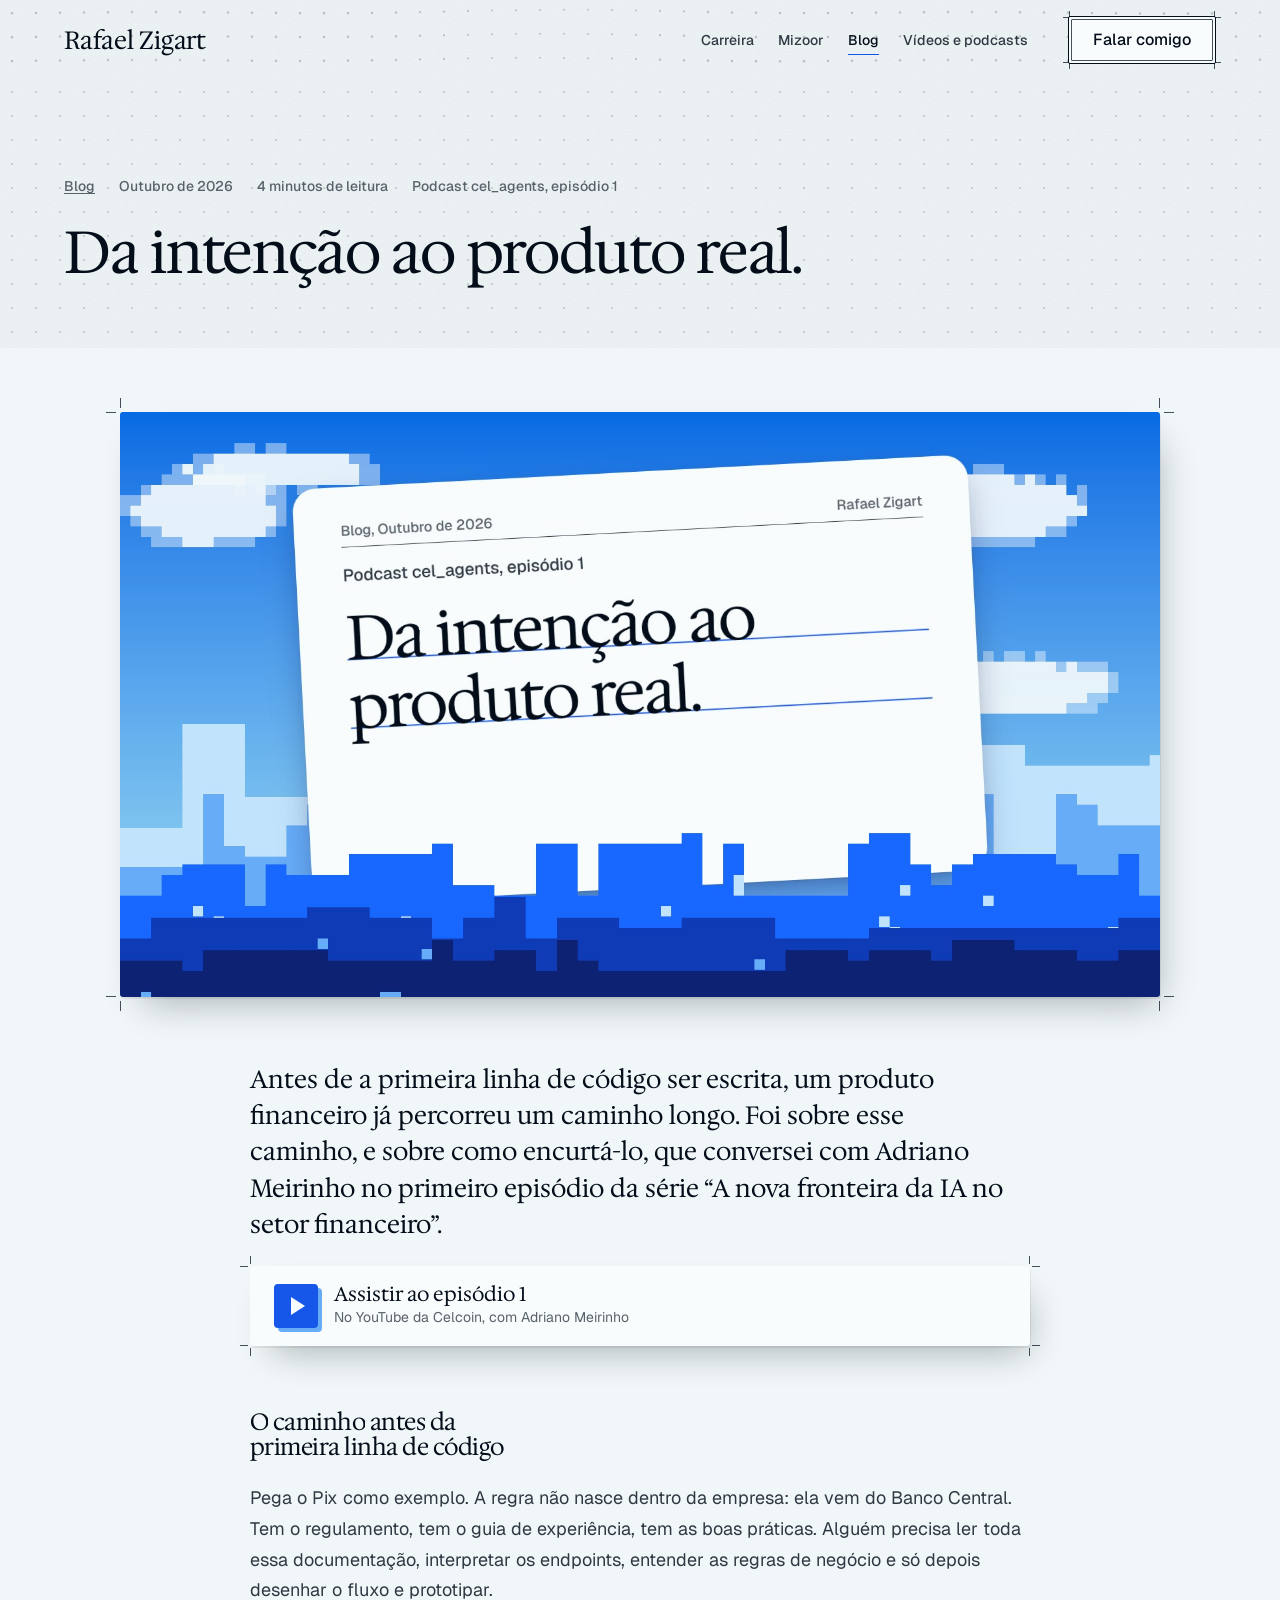
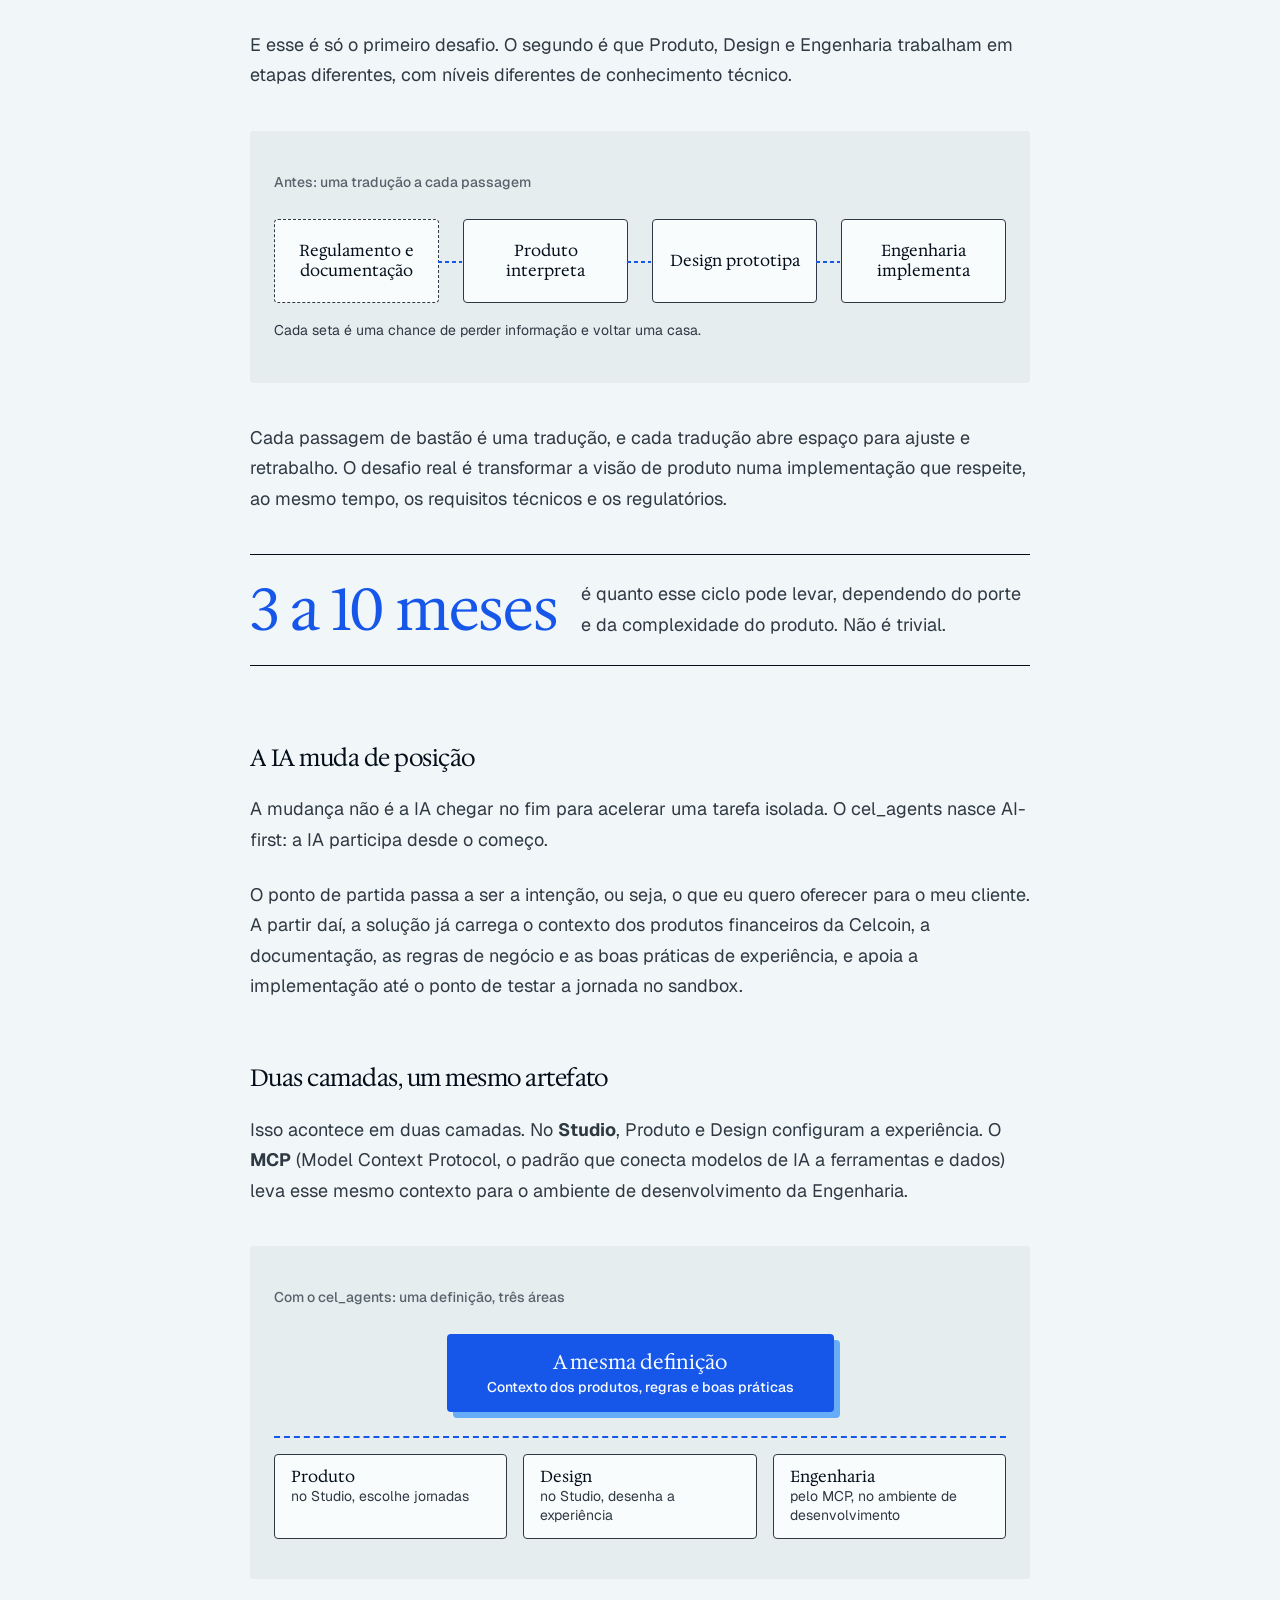
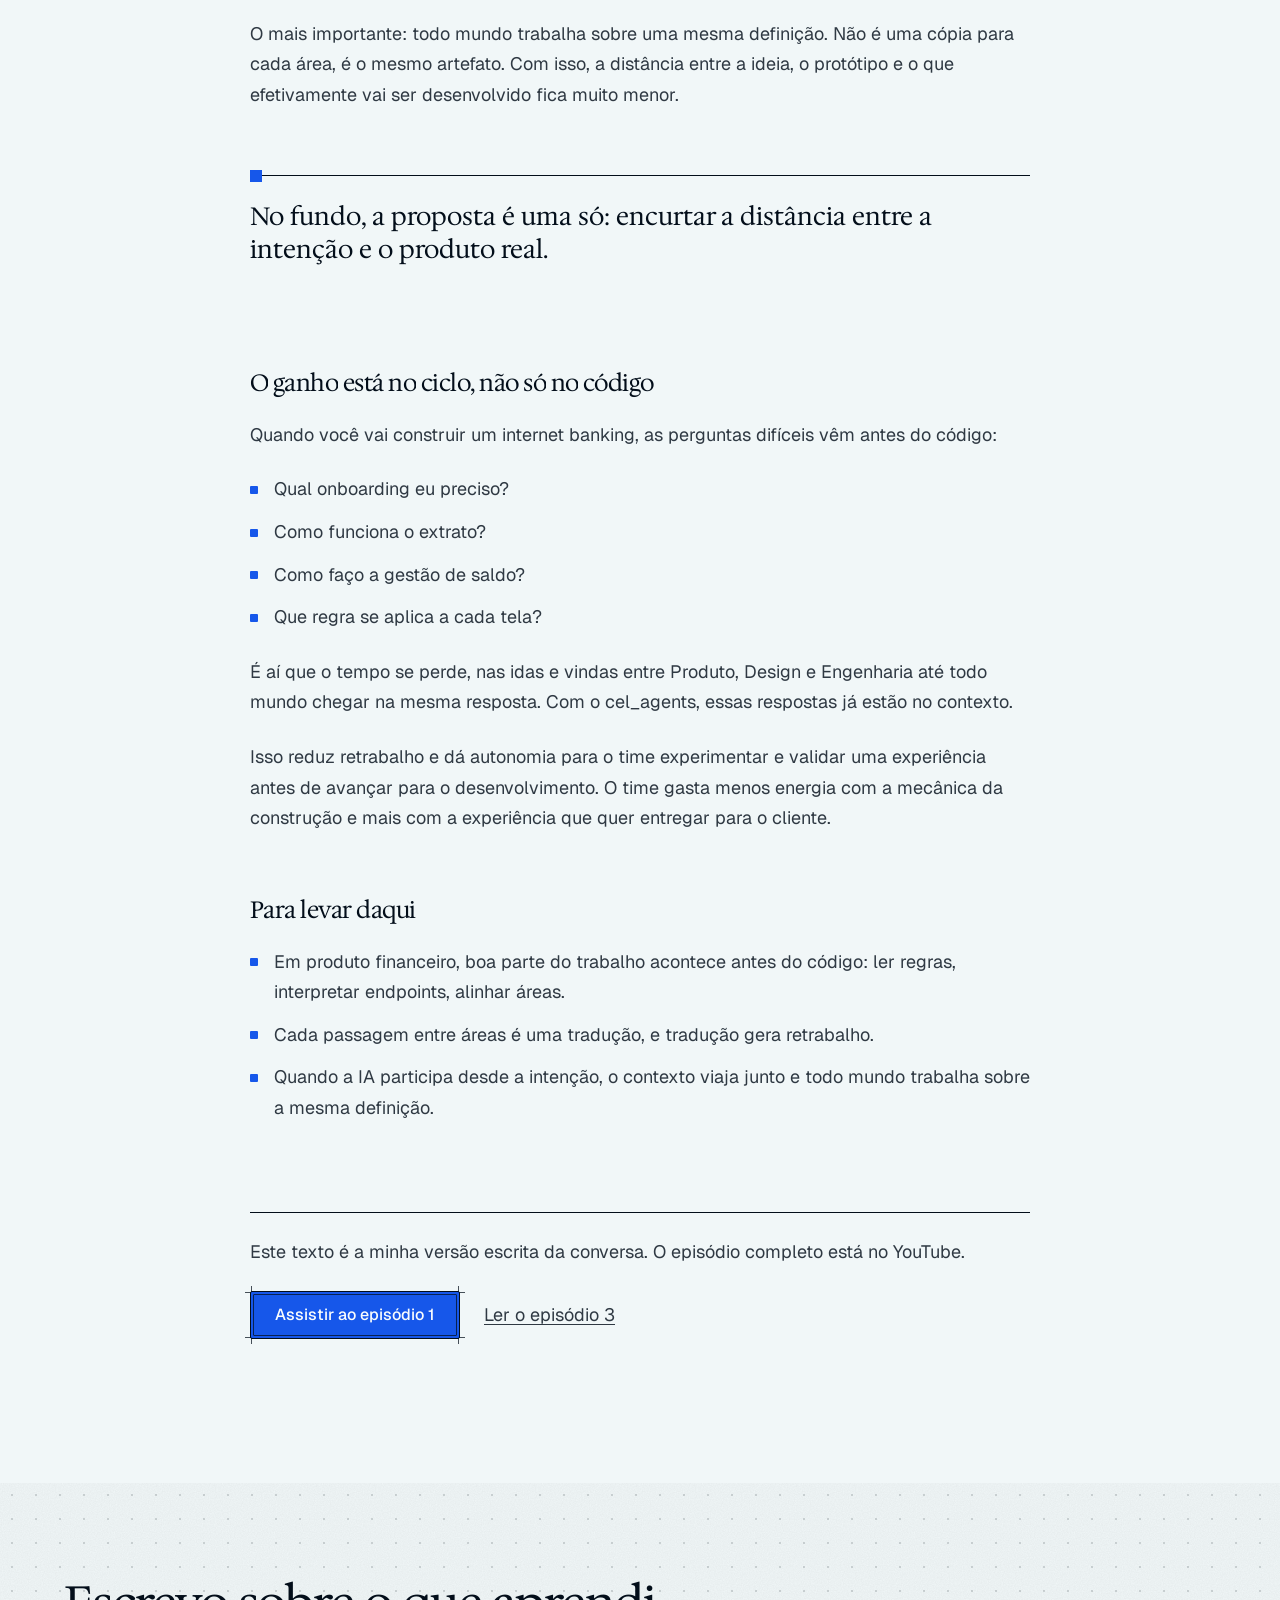
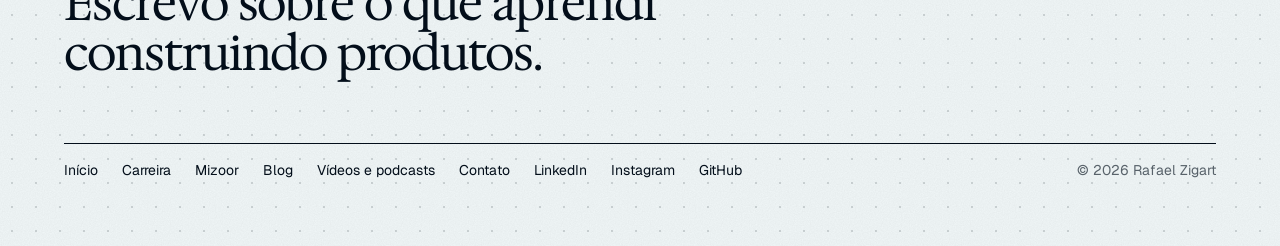
<file: blog/ia-na-construcao-de-produtos-financeiros.html>
<!doctype html>
<html lang="pt-BR">
<head>
<meta charset="utf-8">
<meta name="viewport" content="width=device-width, initial-scale=1">
<title>Da intenção ao produto real: o que muda quando a IA entra na construção de produtos financeiros, Rafael Zigart</title>
<meta name="description" content="Rafael Zigart conta, a partir do episódio 1 do cel_agents, por que colocar um produto financeiro no ar levava de três a dez meses e o que muda quando a IA participa desde o começo.">
<link rel="icon" href="../favicon.svg" type="image/svg+xml">
<link rel="canonical" href="https://rafaelribeirozigart.github.io/zigart.com/blog/ia-na-construcao-de-produtos-financeiros.html">
<meta name="author" content="Rafael Zigart">
<meta property="og:type" content="article">
<meta property="og:site_name" content="Rafael Zigart">
<meta property="og:locale" content="pt_BR">
<meta property="og:title" content="Da intenção ao produto real: o que muda quando a IA entra na construção de produtos financeiros">
<meta property="og:description" content="Rafael Zigart conta, a partir do episódio 1 do cel_agents, por que colocar um produto financeiro no ar levava de três a dez meses e o que muda quando a IA participa desde o começo.">
<meta property="og:url" content="https://rafaelribeirozigart.github.io/zigart.com/blog/ia-na-construcao-de-produtos-financeiros.html">
<meta property="og:image" content="https://rafaelribeirozigart.github.io/zigart.com/images/blog/ia-na-construcao-de-produtos-financeiros.jpg">
<meta property="og:image:width" content="1600">
<meta property="og:image:height" content="900">
<meta name="twitter:card" content="summary_large_image">
<script type="application/ld+json">{"@context": "https://schema.org", "@type": "BlogPosting", "headline": "Da intenção ao produto real: o que muda quando a IA entra na construção de produtos financeiros", "description": "Rafael Zigart conta, a partir do episódio 1 do cel_agents, por que colocar um produto financeiro no ar levava de três a dez meses e o que muda quando a IA participa desde o começo.", "inLanguage": "pt-BR", "datePublished": "2026-10-29", "image": "https://rafaelribeirozigart.github.io/zigart.com/images/blog/ia-na-construcao-de-produtos-financeiros.jpg", "author": {"@type": "Person", "name": "Rafael Zigart", "url": "https://rafaelribeirozigart.github.io/zigart.com/"}, "mainEntityOfPage": "https://rafaelribeirozigart.github.io/zigart.com/blog/ia-na-construcao-de-produtos-financeiros.html", "about": {"@type": "PodcastEpisode", "name": "A nova fronteira da IA no setor financeiro, episódio 1", "url": "https://www.youtube.com/watch?v=ND6KEQ3miMg"}}</script>
<link rel="preconnect" href="https://fonts.googleapis.com">
<link rel="preconnect" href="https://fonts.gstatic.com" crossorigin>
<link href="https://fonts.googleapis.com/css2?family=Hedvig+Letters+Serif:opsz@12..24&family=Geist:wght@400;500&display=swap" rel="stylesheet">
<script>(function(){var d=document.documentElement;d.classList.add('js');try{var n=sessionStorage.getItem('zc');if(n&&!matchMedia('(prefers-reduced-motion: reduce)').matches){d.classList.add('is-entering');d.setAttribute('data-curtain',n);sessionStorage.removeItem('zc');setTimeout(function(){d.classList.remove('is-entering','is-revealing');},2500);}}catch(e){}})();</script>
<script src="../js/site.js" defer></script>
<link rel="stylesheet" href="../css/site.css">
</head>
<body>
<a class="skip" href="#main">Pular para o conteúdo</a>

<header class="nav proof">
    <div class="container">
      <a class="wordmark" href="../index.html" aria-label="Rafael Zigart, início">Rafael Zigart</a>
      <div class="nav__right">
        <nav aria-label="Principal">
          <ul class="nav__links"><li><a href="../carreira.html">Carreira</a></li><li><a href="../mizoor.html">Mizoor</a></li><li><a href="../blog/" aria-current="page">Blog</a></li><li><a href="../midia.html">Vídeos e podcasts</a></li></ul>
        </nav>
        <a class="btn crop" href="../contato.html">Falar comigo</a>
      </div>
    </div>
  </header>

<main id="main">
  <article class="article" aria-labelledby="page-title">
    <header class="article__head proof">
      <div class="container">
        <p class="article__meta"><a class="link" href="./">Blog</a><span>Outubro de 2026</span><span>4 minutos de leitura</span><span>Podcast cel_agents, episódio 1</span></p>
        <h1 id="page-title">Da intenção ao produto real.</h1>
      </div>
    </header>
    <div class="container">
      <figure class="article__cover crop"><img src="../images/blog/ia-na-construcao-de-produtos-financeiros.jpg" width="1600" height="900" alt="Capa do post: Da intenção ao produto real., sobre um cenário em pixel azul" fetchpriority="high"></figure>
      <div class="article__body">
        <p class="article__lede">Antes de a primeira linha de código ser escrita, um produto financeiro já percorreu um caminho longo. Foi sobre esse caminho, e sobre como encurtá-lo, que conversei com Adriano Meirinho no primeiro episódio da série “A nova fronteira da IA no setor financeiro”.</p>
        <a class="watch crop" href="https://www.youtube.com/watch?v=ND6KEQ3miMg"><span class="watch__play" aria-hidden="true"></span><span><b>Assistir ao episódio 1</b><small>No YouTube da Celcoin, com Adriano Meirinho</small></span></a>
        <h2>O caminho antes da primeira linha de código</h2>
        <p>Pega o Pix como exemplo. A regra não nasce dentro da empresa: ela vem do Banco Central. Tem o regulamento, tem o guia de experiência, tem as boas práticas. Alguém precisa ler toda essa documentação, interpretar os endpoints, entender as regras de negócio e só depois desenhar o fluxo e prototipar.</p>
        <p>E esse é só o primeiro desafio. O segundo é que Produto, Design e Engenharia trabalham em etapas diferentes, com níveis diferentes de conhecimento técnico.</p>
        <figure class="flow" aria-label="Diagrama: o caminho tradicional, com uma tradução a cada passagem entre áreas">
          <figcaption class="flow__cap">Antes: uma tradução a cada passagem</figcaption>
          <ol class="flow__row">
            <li class="flow__node flow__node--src">Regulamento e documentação</li>
            <li class="flow__node">Produto interpreta</li>
            <li class="flow__node">Design prototipa</li>
            <li class="flow__node">Engenharia implementa</li>
          </ol>
          <p class="flow__loop">Cada seta é uma chance de perder informação e voltar uma casa.</p>
        </figure>
        <p>Cada passagem de bastão é uma tradução, e cada tradução abre espaço para ajuste e retrabalho. O desafio real é transformar a visão de produto numa implementação que respeite, ao mesmo tempo, os requisitos técnicos e os regulatórios.</p>
        <aside class="stat"><b>3 a 10 meses</b><span>é quanto esse ciclo pode levar, dependendo do porte e da complexidade do produto. Não é trivial.</span></aside>
        <h2>A IA muda de posição</h2>
        <p>A mudança não é a IA chegar no fim para acelerar uma tarefa isolada. O cel_agents nasce AI-first: a IA participa desde o começo.</p>
        <p>O ponto de partida passa a ser a intenção, ou seja, o que eu quero oferecer para o meu cliente. A partir daí, a solução já carrega o contexto dos produtos financeiros da Celcoin, a documentação, as regras de negócio e as boas práticas de experiência, e apoia a implementação até o ponto de testar a jornada no sandbox.</p>
        <h2>Duas camadas, um mesmo artefato</h2>
        <p>Isso acontece em duas camadas. No <strong>Studio</strong>, Produto e Design configuram a experiência. O <strong>MCP</strong> (Model Context Protocol, o padrão que conecta modelos de IA a ferramentas e dados) leva esse mesmo contexto para o ambiente de desenvolvimento da Engenharia.</p>
        <figure class="flow flow--after" aria-label="Diagrama: com o cel_agents, Produto, Design e Engenharia partem da mesma definição">
          <figcaption class="flow__cap">Com o cel_agents: uma definição, três áreas</figcaption>
          <div class="flow__hub">
            <p class="flow__core">A mesma definição<small>Contexto dos produtos, regras e boas práticas</small></p>
            <ul class="flow__spokes"><li><b>Produto</b>no Studio, escolhe jornadas</li><li><b>Design</b>no Studio, desenha a experiência</li><li><b>Engenharia</b>pelo MCP, no ambiente de desenvolvimento</li></ul>
          </div>
        </figure>
        <p>O mais importante: todo mundo trabalha sobre uma mesma definição. Não é uma cópia para cada área, é o mesmo artefato. Com isso, a distância entre a ideia, o protótipo e o que efetivamente vai ser desenvolvido fica muito menor.</p>
        <blockquote class="pull"><p>No fundo, a proposta é uma só: encurtar a distância entre a intenção e o produto real.</p></blockquote>
        <h2>O ganho está no ciclo, não só no código</h2>
        <p>Quando você vai construir um internet banking, as perguntas difíceis vêm antes do código:</p>
        <ul class="qs"><li>Qual onboarding eu preciso?</li><li>Como funciona o extrato?</li><li>Como faço a gestão de saldo?</li><li>Que regra se aplica a cada tela?</li></ul>
        <p>É aí que o tempo se perde, nas idas e vindas entre Produto, Design e Engenharia até todo mundo chegar na mesma resposta. Com o cel_agents, essas respostas já estão no contexto.</p>
        <p>Isso reduz retrabalho e dá autonomia para o time experimentar e validar uma experiência antes de avançar para o desenvolvimento. O time gasta menos energia com a mecânica da construção e mais com a experiência que quer entregar para o cliente.</p>
        <h2>Para levar daqui</h2>
        <ul class="takeaways"><li>Em produto financeiro, boa parte do trabalho acontece antes do código: ler regras, interpretar endpoints, alinhar áreas.</li><li>Cada passagem entre áreas é uma tradução, e tradução gera retrabalho.</li><li>Quando a IA participa desde a intenção, o contexto viaja junto e todo mundo trabalha sobre a mesma definição.</li></ul>
        <aside class="article__cta" aria-label="Continue">
          <p>Este texto é a minha versão escrita da conversa. O episódio completo está no YouTube.</p>
          <div class="actions">
            <a class="btn btn--primary crop" href="https://www.youtube.com/watch?v=ND6KEQ3miMg">Assistir ao episódio 1</a>
            <a class="link" href="produto-design-engenharia-mesma-definicao.html">Ler o episódio 3</a>
          </div>
        </aside>
      </div>
    </div>
  </article>
</main>

<footer class="footer proof">
  <div class="container">
    <p class="footer__line">Escrevo sobre o que aprendi construindo produtos.</p>
    <div class="footer__row">
      <ul><li><a href="../index.html">Início</a></li><li><a href="../carreira.html">Carreira</a></li><li><a href="../mizoor.html">Mizoor</a></li><li><a href="../blog/">Blog</a></li><li><a href="../midia.html">Vídeos e podcasts</a></li><li><a href="../contato.html">Contato</a></li><li><a href="https://www.linkedin.com/in/rafael-zigart/">LinkedIn</a></li><li><a href="https://www.instagram.com/rafaelzigart/">Instagram</a></li><li><a href="https://github.com/RafaelRibeiroZigart">GitHub</a></li></ul>
      <p>© 2026 Rafael Zigart</p>
    </div>
  </div>
</footer>
</body>
</html>
</file>
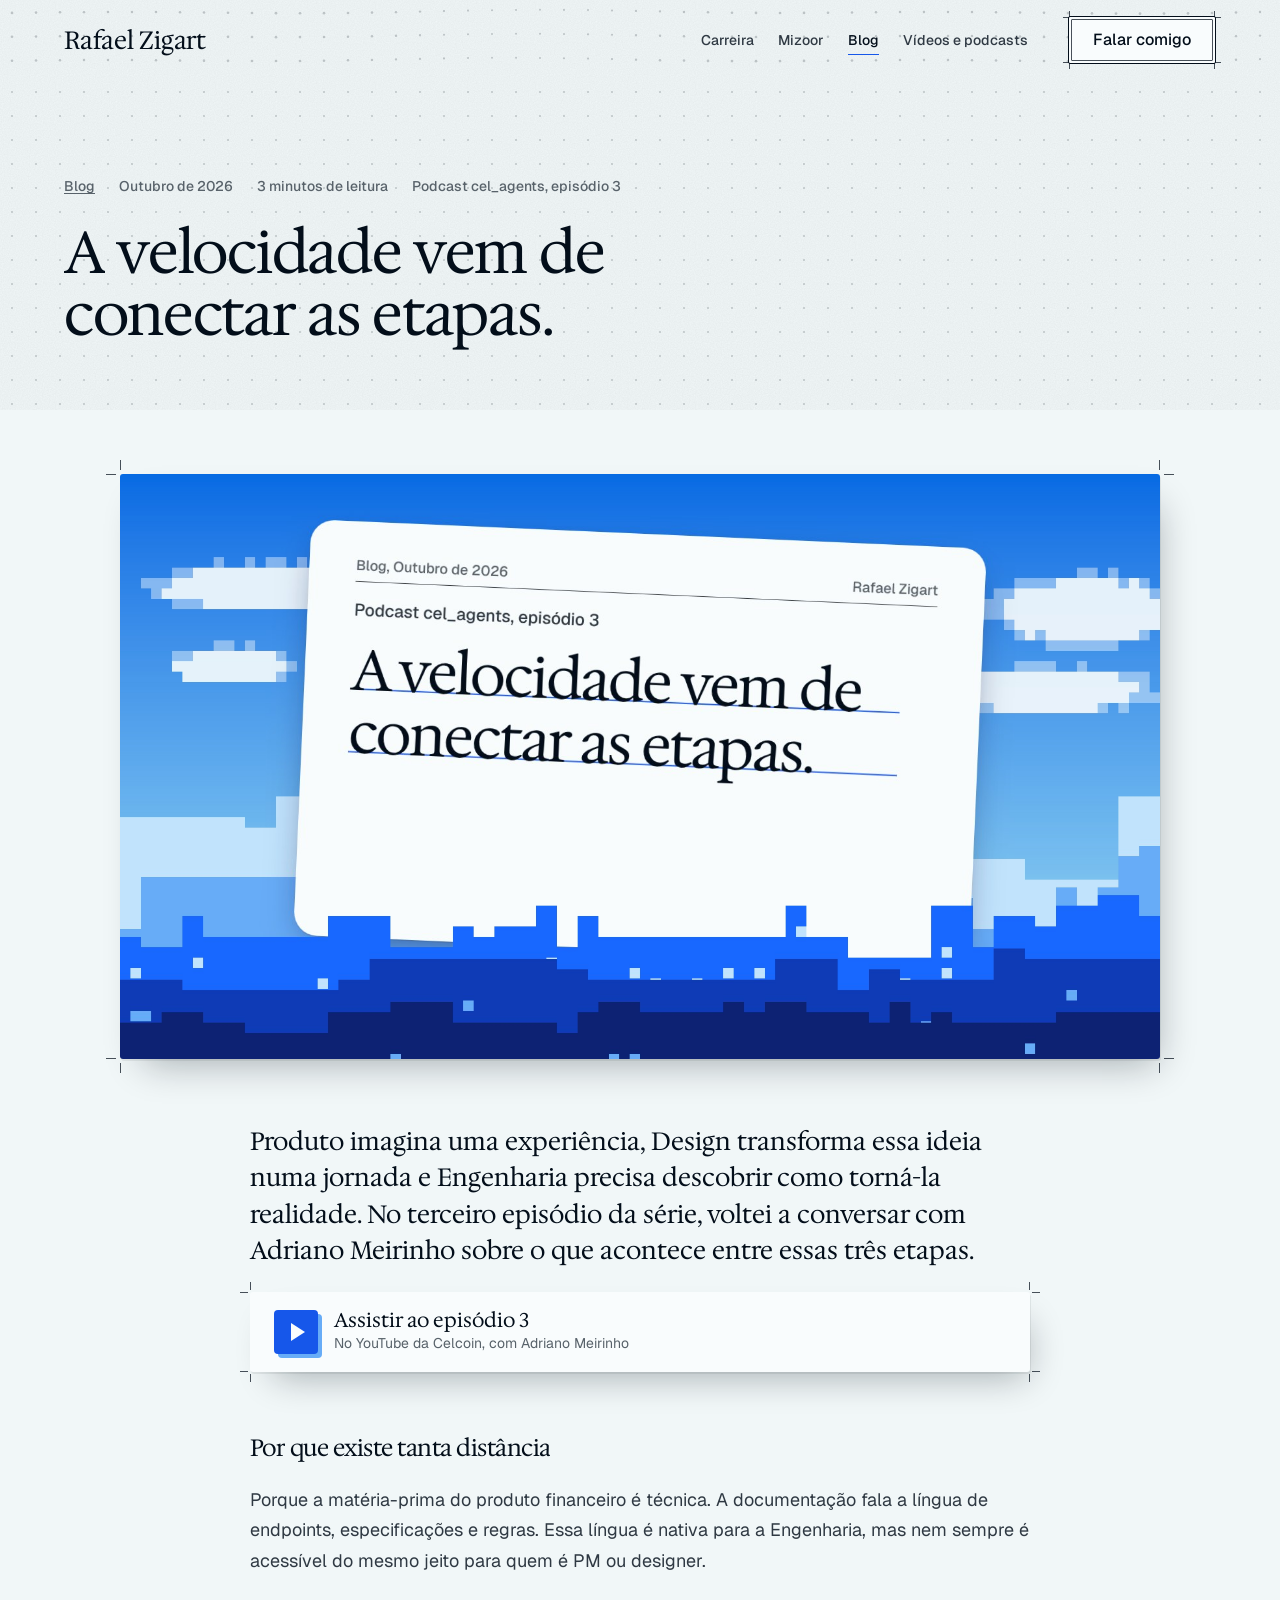
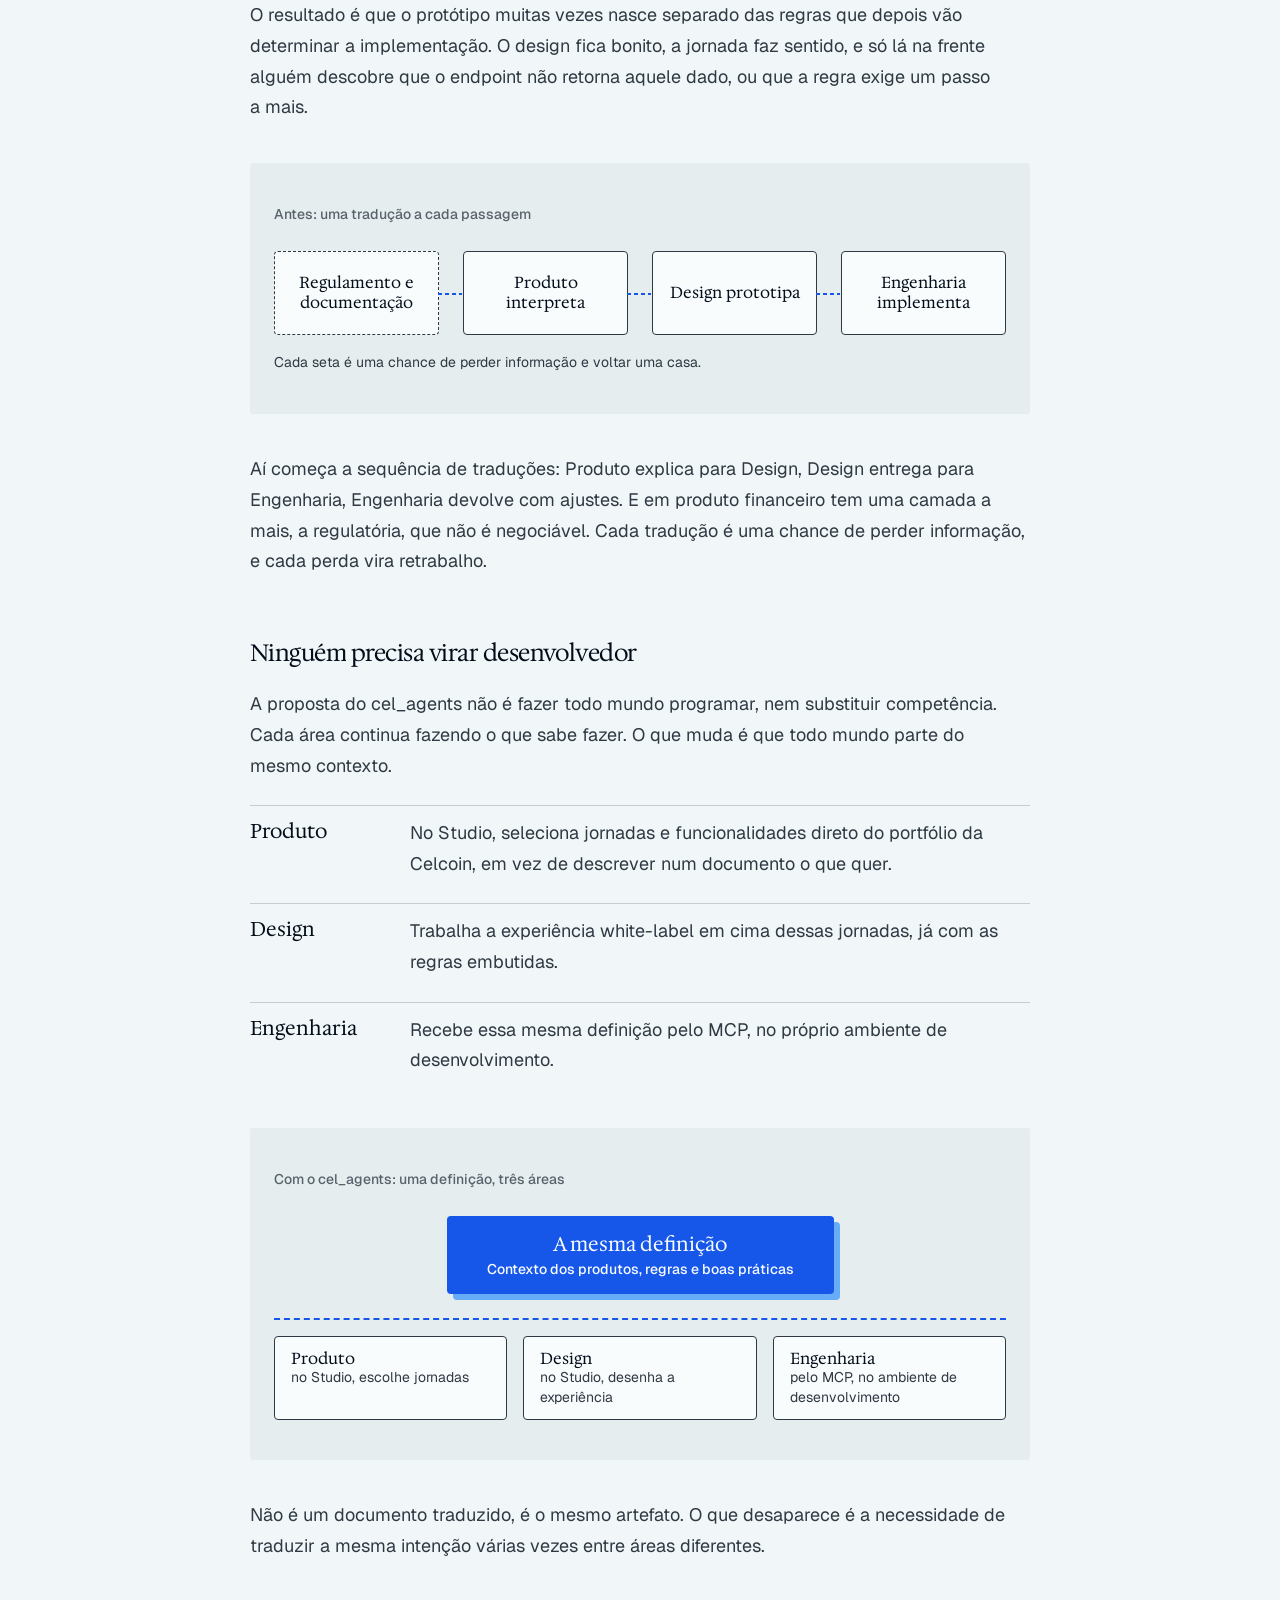
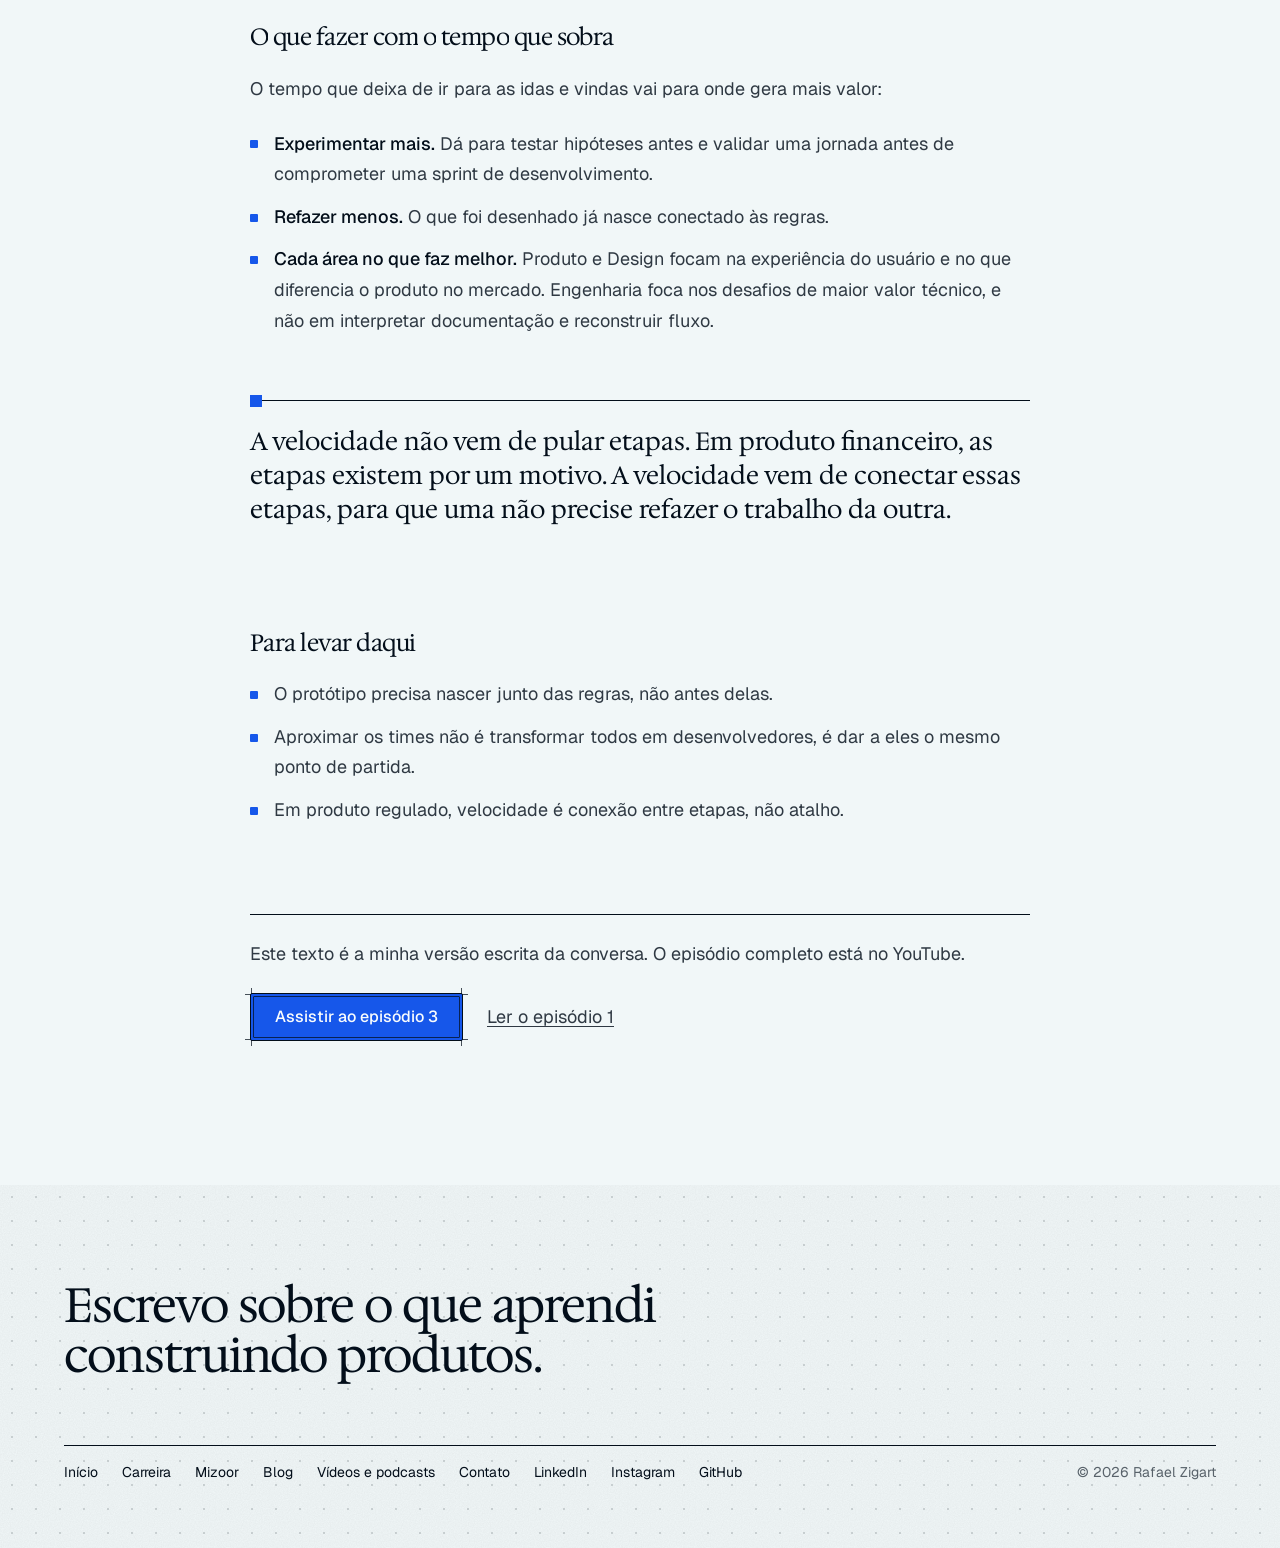
<file: blog/produto-design-engenharia-mesma-definicao.html>
<!doctype html>
<html lang="pt-BR">
<head>
<meta charset="utf-8">
<meta name="viewport" content="width=device-width, initial-scale=1">
<title>A velocidade vem de conectar as etapas: Produto, Design e Engenharia na mesma definição, Rafael Zigart</title>
<meta name="description" content="No episódio 3 do cel_agents, Rafael Zigart explica por que existe tanta distância entre quem desenha e quem constrói um produto financeiro, e como aproximar os times sem transformar todo mundo em desenvolvedor.">
<link rel="icon" href="../favicon.svg" type="image/svg+xml">
<link rel="canonical" href="https://rafaelribeirozigart.github.io/zigart.com/blog/produto-design-engenharia-mesma-definicao.html">
<meta name="author" content="Rafael Zigart">
<meta property="og:type" content="article">
<meta property="og:site_name" content="Rafael Zigart">
<meta property="og:locale" content="pt_BR">
<meta property="og:title" content="A velocidade vem de conectar as etapas: Produto, Design e Engenharia na mesma definição">
<meta property="og:description" content="No episódio 3 do cel_agents, Rafael Zigart explica por que existe tanta distância entre quem desenha e quem constrói um produto financeiro, e como aproximar os times sem transformar todo mundo em desenvolvedor.">
<meta property="og:url" content="https://rafaelribeirozigart.github.io/zigart.com/blog/produto-design-engenharia-mesma-definicao.html">
<meta property="og:image" content="https://rafaelribeirozigart.github.io/zigart.com/images/blog/produto-design-engenharia-mesma-definicao.jpg">
<meta property="og:image:width" content="1600">
<meta property="og:image:height" content="900">
<meta name="twitter:card" content="summary_large_image">
<script type="application/ld+json">{"@context": "https://schema.org", "@type": "BlogPosting", "headline": "A velocidade vem de conectar as etapas: Produto, Design e Engenharia na mesma definição", "description": "No episódio 3 do cel_agents, Rafael Zigart explica por que existe tanta distância entre quem desenha e quem constrói um produto financeiro, e como aproximar os times sem transformar todo mundo em desenvolvedor.", "inLanguage": "pt-BR", "datePublished": "2026-10-30", "image": "https://rafaelribeirozigart.github.io/zigart.com/images/blog/produto-design-engenharia-mesma-definicao.jpg", "author": {"@type": "Person", "name": "Rafael Zigart", "url": "https://rafaelribeirozigart.github.io/zigart.com/"}, "mainEntityOfPage": "https://rafaelribeirozigart.github.io/zigart.com/blog/produto-design-engenharia-mesma-definicao.html", "about": {"@type": "PodcastEpisode", "name": "A nova fronteira da IA no setor financeiro, episódio 3", "url": "https://www.youtube.com/watch?v=YzYqQN7EwKs"}}</script>
<link rel="preconnect" href="https://fonts.googleapis.com">
<link rel="preconnect" href="https://fonts.gstatic.com" crossorigin>
<link href="https://fonts.googleapis.com/css2?family=Hedvig+Letters+Serif:opsz@12..24&family=Geist:wght@400;500&display=swap" rel="stylesheet">
<script>(function(){var d=document.documentElement;d.classList.add('js');try{var n=sessionStorage.getItem('zc');if(n&&!matchMedia('(prefers-reduced-motion: reduce)').matches){d.classList.add('is-entering');d.setAttribute('data-curtain',n);sessionStorage.removeItem('zc');setTimeout(function(){d.classList.remove('is-entering','is-revealing');},2500);}}catch(e){}})();</script>
<script src="../js/site.js" defer></script>
<link rel="stylesheet" href="../css/site.css">
</head>
<body>
<a class="skip" href="#main">Pular para o conteúdo</a>

<header class="nav proof">
    <div class="container">
      <a class="wordmark" href="../index.html" aria-label="Rafael Zigart, início">Rafael Zigart</a>
      <div class="nav__right">
        <nav aria-label="Principal">
          <ul class="nav__links"><li><a href="../carreira.html">Carreira</a></li><li><a href="../mizoor.html">Mizoor</a></li><li><a href="../blog/" aria-current="page">Blog</a></li><li><a href="../midia.html">Vídeos e podcasts</a></li></ul>
        </nav>
        <a class="btn crop" href="../contato.html">Falar comigo</a>
      </div>
    </div>
  </header>

<main id="main">
  <article class="article" aria-labelledby="page-title">
    <header class="article__head proof">
      <div class="container">
        <p class="article__meta"><a class="link" href="./">Blog</a><span>Outubro de 2026</span><span>3 minutos de leitura</span><span>Podcast cel_agents, episódio 3</span></p>
        <h1 id="page-title">A velocidade vem de conectar as etapas.</h1>
      </div>
    </header>
    <div class="container">
      <figure class="article__cover crop"><img src="../images/blog/produto-design-engenharia-mesma-definicao.jpg" width="1600" height="900" alt="Capa do post: A velocidade vem de conectar as etapas., sobre um cenário em pixel azul" fetchpriority="high"></figure>
      <div class="article__body">
        <p class="article__lede">Produto imagina uma experiência, Design transforma essa ideia numa jornada e Engenharia precisa descobrir como torná-la realidade. No terceiro episódio da série, voltei a conversar com Adriano Meirinho sobre o que acontece entre essas três etapas.</p>
        <a class="watch crop" href="https://www.youtube.com/watch?v=YzYqQN7EwKs"><span class="watch__play" aria-hidden="true"></span><span><b>Assistir ao episódio 3</b><small>No YouTube da Celcoin, com Adriano Meirinho</small></span></a>
        <h2>Por que existe tanta distância</h2>
        <p>Porque a matéria-prima do produto financeiro é técnica. A documentação fala a língua de endpoints, especificações e regras. Essa língua é nativa para a Engenharia, mas nem sempre é acessível do mesmo jeito para quem é PM ou designer.</p>
        <p>O resultado é que o protótipo muitas vezes nasce separado das regras que depois vão determinar a implementação. O design fica bonito, a jornada faz sentido, e só lá na frente alguém descobre que o endpoint não retorna aquele dado, ou que a regra exige um passo a mais.</p>
        <figure class="flow" aria-label="Diagrama: o caminho tradicional, com uma tradução a cada passagem entre áreas">
          <figcaption class="flow__cap">Antes: uma tradução a cada passagem</figcaption>
          <ol class="flow__row">
            <li class="flow__node flow__node--src">Regulamento e documentação</li>
            <li class="flow__node">Produto interpreta</li>
            <li class="flow__node">Design prototipa</li>
            <li class="flow__node">Engenharia implementa</li>
          </ol>
          <p class="flow__loop">Cada seta é uma chance de perder informação e voltar uma casa.</p>
        </figure>
        <p>Aí começa a sequência de traduções: Produto explica para Design, Design entrega para Engenharia, Engenharia devolve com ajustes. E em produto financeiro tem uma camada a mais, a regulatória, que não é negociável. Cada tradução é uma chance de perder informação, e cada perda vira retrabalho.</p>
        <h2>Ninguém precisa virar desenvolvedor</h2>
        <p>A proposta do cel_agents não é fazer todo mundo programar, nem substituir competência. Cada área continua fazendo o que sabe fazer. O que muda é que todo mundo parte do mesmo contexto.</p>
        <dl class="roles">
          <div><dt>Produto</dt><dd>No Studio, seleciona jornadas e funcionalidades direto do portfólio da Celcoin, em vez de descrever num documento o que quer.</dd></div>
          <div><dt>Design</dt><dd>Trabalha a experiência white-label em cima dessas jornadas, já com as regras embutidas.</dd></div>
          <div><dt>Engenharia</dt><dd>Recebe essa mesma definição pelo MCP, no próprio ambiente de desenvolvimento.</dd></div>
        </dl>
        <figure class="flow flow--after" aria-label="Diagrama: com o cel_agents, Produto, Design e Engenharia partem da mesma definição">
          <figcaption class="flow__cap">Com o cel_agents: uma definição, três áreas</figcaption>
          <div class="flow__hub">
            <p class="flow__core">A mesma definição<small>Contexto dos produtos, regras e boas práticas</small></p>
            <ul class="flow__spokes"><li><b>Produto</b>no Studio, escolhe jornadas</li><li><b>Design</b>no Studio, desenha a experiência</li><li><b>Engenharia</b>pelo MCP, no ambiente de desenvolvimento</li></ul>
          </div>
        </figure>
        <p>Não é um documento traduzido, é o mesmo artefato. O que desaparece é a necessidade de traduzir a mesma intenção várias vezes entre áreas diferentes.</p>
        <h2>O que fazer com o tempo que sobra</h2>
        <p>O tempo que deixa de ir para as idas e vindas vai para onde gera mais valor:</p>
        <ul class="takeaways"><li><b>Experimentar mais.</b> Dá para testar hipóteses antes e validar uma jornada antes de comprometer uma sprint de desenvolvimento.</li><li><b>Refazer menos.</b> O que foi desenhado já nasce conectado às regras.</li><li><b>Cada área no que faz melhor.</b> Produto e Design focam na experiência do usuário e no que diferencia o produto no mercado. Engenharia foca nos desafios de maior valor técnico, e não em interpretar documentação e reconstruir fluxo.</li></ul>
        <blockquote class="pull"><p>A velocidade não vem de pular etapas. Em produto financeiro, as etapas existem por um motivo. A velocidade vem de conectar essas etapas, para que uma não precise refazer o trabalho da outra.</p></blockquote>
        <h2>Para levar daqui</h2>
        <ul class="qs"><li>O protótipo precisa nascer junto das regras, não antes delas.</li><li>Aproximar os times não é transformar todos em desenvolvedores, é dar a eles o mesmo ponto de partida.</li><li>Em produto regulado, velocidade é conexão entre etapas, não atalho.</li></ul>
        <aside class="article__cta" aria-label="Continue">
          <p>Este texto é a minha versão escrita da conversa. O episódio completo está no YouTube.</p>
          <div class="actions">
            <a class="btn btn--primary crop" href="https://www.youtube.com/watch?v=YzYqQN7EwKs">Assistir ao episódio 3</a>
            <a class="link" href="ia-na-construcao-de-produtos-financeiros.html">Ler o episódio 1</a>
          </div>
        </aside>
      </div>
    </div>
  </article>
</main>

<footer class="footer proof">
  <div class="container">
    <p class="footer__line">Escrevo sobre o que aprendi construindo produtos.</p>
    <div class="footer__row">
      <ul><li><a href="../index.html">Início</a></li><li><a href="../carreira.html">Carreira</a></li><li><a href="../mizoor.html">Mizoor</a></li><li><a href="../blog/">Blog</a></li><li><a href="../midia.html">Vídeos e podcasts</a></li><li><a href="../contato.html">Contato</a></li><li><a href="https://www.linkedin.com/in/rafael-zigart/">LinkedIn</a></li><li><a href="https://www.instagram.com/rafaelzigart/">Instagram</a></li><li><a href="https://github.com/RafaelRibeiroZigart">GitHub</a></li></ul>
      <p>© 2026 Rafael Zigart</p>
    </div>
  </div>
</footer>
</body>
</html>
</file>
<file: css/site.css>
/* Hallmark · shape: Long Document, swapped to an index that opens (a hire page needs its action in view, not inside prose) · genre: editorial · theme: Studio (by request), accent blue by request · job: hire · draw: de8ef2
 * hero: Ledge (swapped from Banner: the user asked for the Studio look, its wordmark construction) · nav: edge-aligned, the wordmark, two links and the printed action, no rule (swapped from search-led: one page has nothing to search) · footer: statement, one line from his own profile over the links · imagery: one photograph, the user's own, natural, crop-marked in the about split · signature: the name under construction, Hedvig set huge on its real metrics (ascender 800, cap 700, x-height 520, descender -257)
 * axes: light/roman-serif/cool · posture: restrained · contrast: pass · fold: pass · v2.0.0 */
/* Hallmark · pre-emit critique: P4 H4 E4 S4 R4 V4 · weakest: S, a head about twelve years fits other careers; the name drawn on its own font metrics and the Shell Box case opened in place carry the specificity */
/* Hallmark · dismissed 58 · the 88 words at y 1200 are the index rows, years and company names read as a list, not running copy */
/* Hallmark · waive 77 · midia lists are empty until the YouTube and podcast links arrive · midia, contato and blog are inner pages of the Rafael Zigart site, filled one line per video or episode */
/* Hallmark · dismissed 25 · .words__text is a one-sentence statement at section size, not running prose; 28ch keeps it to four lines */
/* Hallmark · dismissed F7 · every printed piece is the same paper sheet by the Studio theme rule: one shadow, for paper objects only */
/* Hallmark · dismissed 23 · the curtain accent is a 1px baseline rule drawn by a gradient sized 100% x 1px, not a fill */
/* Hallmark · dismissed 59 · mizoor.html is a case page with two chapters, the product today and how it began, each with its own sections */
/* Hallmark · dismissed 41 · --mz-green-ink and --wf-bg are both light paper tones on dark green, a token pair not a label clash */
@import url("./tokens.css");
@import url("./base.css");

:root {
  --nav-h: 80px;
  --text-mark: clamp(3rem, 10vw, 11rem);
  --cs: 0.52em;
  --grain: url("data:image/svg+xml,%3Csvg xmlns='http://www.w3.org/2000/svg' width='160' height='160'%3E%3Cfilter id='n'%3E%3CfeTurbulence type='fractalNoise' baseFrequency='0.85' numOctaves='2' stitchTiles='stitch'/%3E%3CfeColorMatrix values='0 0 0 0 0 0 0 0 0 0 0 0 0 0 0 0 0 0 0.05 0'/%3E%3C/filter%3E%3Crect width='100%25' height='100%25' filter='url(%23n)'/%3E%3C/svg%3E");
}

.skip { position: absolute; left: var(--space-md); top: calc(-1 * var(--space-3xl)); z-index: var(--z-toast); padding: var(--space-xs) var(--space-md); background: var(--color-ink); color: var(--color-paper); }
.skip:focus-visible { top: var(--space-md); }

/* The proof ground: hero, nav and footer only */
.proof { background-image: var(--grain), radial-gradient(circle at 1px 1px, var(--color-dot) 1px, transparent 1.4px); background-size: 160px 160px, 24px 24px; }

/* Crop marks */
.crop { position: relative; --l: 8px; --o: 10px; }
.crop::before { content: ""; position: absolute; inset: calc(-1 * var(--o)); pointer-events: none; transition: transform var(--dur-short) var(--ease-out);
  background:
    linear-gradient(var(--color-mark), var(--color-mark)) 0 var(--o) / var(--l) 1px no-repeat,
    linear-gradient(var(--color-mark), var(--color-mark)) var(--o) 0 / 1px var(--l) no-repeat,
    linear-gradient(var(--color-mark), var(--color-mark)) 100% var(--o) / var(--l) 1px no-repeat,
    linear-gradient(var(--color-mark), var(--color-mark)) calc(100% - var(--o)) 0 / 1px var(--l) no-repeat,
    linear-gradient(var(--color-mark), var(--color-mark)) 0 calc(100% - var(--o)) / var(--l) 1px no-repeat,
    linear-gradient(var(--color-mark), var(--color-mark)) var(--o) 100% / 1px var(--l) no-repeat,
    linear-gradient(var(--color-mark), var(--color-mark)) 100% calc(100% - var(--o)) / var(--l) 1px no-repeat,
    linear-gradient(var(--color-mark), var(--color-mark)) calc(100% - var(--o)) 100% / 1px var(--l) no-repeat; }

/* Printed controls */
.btn { position: relative; display: inline-flex; align-items: center; min-height: 48px; padding: 0 var(--space-lg); border: var(--rule-hair) solid var(--color-ink); border-radius: 2px; background: var(--color-paper-hi); color: var(--color-ink); font: 500 var(--text-md)/1 var(--font-body); white-space: nowrap; text-decoration: none; cursor: pointer; transition: background-color var(--dur-short) var(--ease-out), transform var(--dur-micro) var(--ease-out); }
.btn::after { content: ""; position: absolute; inset: 2px; border: var(--rule-hair) solid var(--color-mark); border-radius: 1px; pointer-events: none; }
.btn.crop { --l: 6px; --o: 6px; }
.btn:hover { background: var(--color-paper-2); }
.btn:hover::before { transform: scale(1.06, 1.18); }
.btn:active { transform: translateY(1px); }
.btn:focus-visible { outline: 2px solid var(--color-focus); outline-offset: 3px; }
.btn:disabled, .btn[aria-disabled="true"] { opacity: 0.55; cursor: not-allowed; transform: none; }
.btn--primary { background: var(--color-accent); color: var(--color-accent-ink); }
.btn--primary:hover { background: color-mix(in oklab, var(--color-accent) 88%, var(--color-ink)); }
@media (prefers-reduced-motion: reduce) { .btn, .crop::before { transition: background-color var(--dur-short) linear; } .btn:hover::before { transform: none; } }

/* Nav */
.nav { height: var(--nav-h); }
.nav .container { display: flex; align-items: center; justify-content: space-between; gap: var(--space-lg); height: 100%; }
.wordmark { font: 400 var(--text-xl)/1 var(--font-display); letter-spacing: -0.01em; color: var(--color-ink); text-decoration: none; white-space: nowrap; }
.wordmark:focus-visible { outline: 2px solid var(--color-focus); outline-offset: 4px; }
.nav__right { display: flex; align-items: center; gap: var(--space-xl); }
.nav__links { display: flex; gap: var(--space-lg); margin: 0; padding: 0; list-style: none; }
.nav__links a { font-size: var(--text-sm); font-weight: 500; color: var(--color-ink-2); text-decoration: none; white-space: nowrap; transition: color var(--dur-short) var(--ease-out); }
.nav__links a:hover { color: var(--color-ink); text-decoration: underline var(--rule-hair) var(--color-accent); text-underline-offset: 0.3em; }
.nav__links a:focus-visible { outline: 2px solid var(--color-focus); outline-offset: 4px; }

/* Hero: the name under construction */
.hero { min-height: calc(100dvh - var(--nav-h)); display: flex; }
.hero .container { display: flex; flex-direction: column; justify-content: space-between; gap: var(--space-xl); padding-block: var(--space-md) var(--space-2xl); }
.readline { display: grid; grid-template-columns: repeat(3, minmax(0, 1fr)); align-items: center; gap: var(--space-md); padding-bottom: var(--space-sm); border-bottom: var(--rule-hair) solid var(--color-ink-2); font-size: var(--text-xs); font-weight: 500; color: var(--color-muted); }
.readline span:nth-child(2) { text-align: center; }
.readline span:last-child { text-align: end; }
.construct { position: relative; margin: 0; font-size: var(--text-mark); }
.construct .readline { margin-top: var(--space-lg); padding: var(--space-sm) 0 0; border-bottom: 0; border-top: var(--rule-hair) solid var(--color-ink-2); }
.construct__frame { position: relative; display: inline-block; padding: var(--cs); outline: 1px dashed color-mix(in oklab, var(--color-accent) 70%, transparent); outline-offset: 0; }
.construct__name { display: block; font: 400 1em/1.3 var(--font-display); letter-spacing: -0.03em; white-space: nowrap; color: var(--color-ink); }
.cs { position: absolute; width: calc(var(--text-mark) * 0.52); height: calc(var(--text-mark) * 0.52); background: color-mix(in oklab, var(--color-accent) 12%, transparent); outline: 1px solid color-mix(in oklab, var(--color-accent) 70%, transparent); outline-offset: -1px; display: grid; place-items: center; font: 500 var(--text-xs)/1 var(--font-body); color: var(--color-muted); }
.cs--tl { top: 0; left: 0; } .cs--tr { top: 0; right: 0; } .cs--bl { bottom: 0; left: 0; } .cs--br { bottom: 0; right: 0; }
.guides { position: absolute; top: 0; left: 0; right: 0; height: calc(1.3em + 2 * var(--cs)); pointer-events: none; }
.guide { position: absolute; left: 0; right: 0; height: var(--rule-hair); background: var(--color-accent); transform-origin: left center; animation: draw 700ms var(--ease-out) both; }
.guide span { position: absolute; right: 0; bottom: var(--space-2xs); font: 500 var(--text-xs)/1 var(--font-body); color: var(--color-muted); font-variant-numeric: tabular-nums; white-space: nowrap; }
.guide--cap span { right: 200px; }
.guide--asc { top: calc(var(--cs) + 0.20em); }
.guide--cap { top: calc(var(--cs) + 0.30em); animation-delay: 40ms; }
.guide--x { top: calc(var(--cs) + 0.48em); animation-delay: 80ms; }
.guide--base { top: calc(var(--cs) + 1.00em); animation-delay: 120ms; }
.guide--desc { top: calc(var(--cs) + 1.257em); animation-delay: 160ms; }
@keyframes draw { from { transform: scaleX(0); } to { transform: scaleX(1); } }
@media (prefers-reduced-motion: reduce) { .guide { animation: none; } }
.hero__foot { display: grid; grid-template-columns: repeat(12, minmax(0, 1fr)); column-gap: var(--gap-columns); align-items: end; }
.hero__foot h1 { grid-column: 1 / 7; max-width: 16ch; font-size: var(--text-display-s); line-height: 1.02; }
.hero__side { grid-column: 8 / 13; display: grid; gap: var(--space-lg); }
.hero__side p { color: var(--color-ink-2); max-width: 40ch; }
.actions { display: flex; flex-wrap: wrap; gap: var(--space-lg); }

/* Sections */
.section { padding-block: var(--section-gap); }
.section--s { padding-block: var(--section-gap-s); }
.head { display: grid; grid-template-columns: repeat(12, minmax(0, 1fr)); column-gap: var(--gap-columns); align-items: end; margin-bottom: var(--space-2xl); }
.head h2 { grid-column: 1 / 7; }

/* About: the photograph, crop-marked, with its ratio redline */
.about__grid { display: grid; grid-template-columns: repeat(12, minmax(0, 1fr)); column-gap: var(--gap-columns); align-items: center; }
.about__photo { grid-column: 1 / 6; margin: 0; }
.photo { aspect-ratio: 4 / 5; border-radius: var(--radius-card); --o: 14px; --l: 10px; }
.photo img { width: 100%; height: 100%; object-fit: cover; object-position: 50% 30%; border-radius: var(--radius-card); outline: 1px solid color-mix(in oklab, var(--color-ink) 8%, transparent); outline-offset: -1px; }
.redline { position: relative; margin-top: var(--space-lg); padding-top: var(--space-xs); border-top: var(--rule-hair) solid var(--color-accent); font-size: var(--text-xs); font-weight: 500; color: var(--color-muted); font-variant-numeric: tabular-nums; text-align: center; }
.about__text { grid-column: 7 / 13; display: grid; gap: var(--space-lg); }
.about__text .lead { color: var(--color-ink-2); }

/* An index that opens */
.set { margin: 0; padding: 0; list-style: none; border-top: var(--rule-hair) solid var(--color-ink); }
.set > li { border-bottom: var(--rule-hair) solid var(--color-rule); }
.row summary { display: grid; grid-template-columns: repeat(12, minmax(0, 1fr)); column-gap: var(--gap-columns); align-items: baseline; padding-block: var(--space-xl); cursor: pointer; list-style: none; transition: background-color var(--dur-short) var(--ease-out); }
.row summary::-webkit-details-marker { display: none; }
.row summary:hover { background: var(--color-paper-2); }
.row summary:focus-visible { outline: 2px solid var(--color-focus); outline-offset: -2px; }
.row__years { grid-column: 1 / 3; font-size: var(--text-sm); font-weight: 500; color: var(--color-muted); font-variant-numeric: tabular-nums; }
.row__role { grid-column: 3 / 9; font: 400 var(--text-title)/1.15 var(--font-display); letter-spacing: -0.005em; }
.row__org { grid-column: 9 / 12; color: var(--color-ink-2); }
.row__sign { grid-column: 12 / 13; justify-self: end; font: 400 var(--text-title)/1 var(--font-display); color: var(--color-muted); transition: transform var(--dur-short) var(--ease-out); }
.row[open] .row__sign { transform: rotate(45deg); }
.row__body { display: grid; grid-template-columns: repeat(12, minmax(0, 1fr)); column-gap: var(--gap-columns); padding-bottom: var(--space-2xl); }
.row__body > p { grid-column: 3 / 9; color: var(--color-ink-2); max-width: 56ch; }
.case { grid-column: 3 / 13; display: grid; grid-template-columns: repeat(10, minmax(0, 1fr)); column-gap: var(--gap-columns); row-gap: var(--space-xl); align-items: start; }
.case__text { grid-column: 1 / 5; display: grid; gap: var(--space-lg); }
.case__text p { color: var(--color-ink-2); }
.facts { display: grid; grid-template-columns: max-content minmax(0, 1fr); column-gap: var(--space-lg); row-gap: var(--space-xs); margin: 0; }
.facts dt { font-size: var(--text-sm); font-weight: 500; color: var(--color-muted); padding-top: var(--space-3xs); }
.facts dd { margin: 0; }
.sheet { grid-column: 6 / 11; margin: var(--space-sm) 0; padding: var(--space-xl); background: var(--color-paper-hi); border-radius: var(--radius-card); box-shadow: var(--shadow-sheet); --o: 14px; --l: 10px; }
.sheet ul { margin: 0; padding: 0; list-style: none; display: grid; gap: var(--space-xs); }
.sheet li { font: 400 var(--text-section)/1.02 var(--font-display); letter-spacing: var(--tracking-display); }
.sheet figcaption { margin-top: var(--space-lg); font-size: var(--text-sm); font-weight: 500; color: var(--color-muted); }
@media (prefers-reduced-motion: reduce) { .row__sign, .row summary { transition: none; } }

/* What I do: four printed cards */
.cards { display: grid; grid-template-columns: repeat(4, minmax(0, 1fr)); gap: var(--gap-columns); margin: 0; padding: 0; list-style: none; }
.card { display: grid; align-content: space-between; gap: var(--space-xl); min-height: 260px; padding: var(--space-xl) var(--space-lg); background: var(--color-paper-hi); border-radius: var(--radius-card); box-shadow: var(--shadow-sheet); }
.card h3 { font-size: var(--text-title); }
.card p { color: var(--color-ink-2); }

/* Ink band, set as prose */
.ink { background: var(--color-ink); color: var(--color-paper); }
.prose { margin-inline: auto; max-width: 62ch; font-size: var(--text-lead); line-height: 1.65; }
.prose h2.inline { display: inline; max-width: none; font: 400 1.35em/1.3 var(--font-display); letter-spacing: -0.01em; color: var(--color-paper); }
.prose h2.inline + p { display: inline; }
.prose p { color: color-mix(in oklab, var(--color-paper) 88%, var(--color-ink)); }
.prose small { display: block; margin-top: var(--space-lg); font-size: var(--text-sm); font-weight: 500; color: color-mix(in oklab, var(--color-paper) 76%, var(--color-ink)); }

/* Education */
.table { width: 100%; border-collapse: collapse; border-top: var(--rule-hair) solid var(--color-ink); }
.table th { padding: var(--space-sm) 0; text-align: start; font-size: var(--text-sm); font-weight: 500; color: var(--color-muted); white-space: nowrap; }
.table td { padding: var(--space-lg) var(--space-lg) var(--space-lg) 0; border-top: var(--rule-hair) solid var(--color-rule); vertical-align: baseline; color: var(--color-ink-2); }
.table td:first-child { width: 46%; font: 400 var(--text-title)/1.2 var(--font-display); letter-spacing: -0.005em; color: var(--color-ink); }
.table td:last-child, .table th:last-child { padding-right: 0; text-align: end; white-space: nowrap; font-variant-numeric: tabular-nums; }

/* Contact */
.contact { display: grid; grid-template-columns: repeat(12, minmax(0, 1fr)); column-gap: var(--gap-columns); row-gap: var(--space-2xl); align-items: end; }
.contact h2 { grid-column: 1 / 7; font-size: var(--text-display); max-width: 12ch; }
.contact dl { grid-column: 8 / 13; margin: 0; display: grid; gap: var(--space-lg); border-top: var(--rule-hair) solid var(--color-ink); padding-top: var(--space-lg); }
.contact dt { font-size: var(--text-sm); font-weight: 500; color: var(--color-muted); }
.contact dd { margin: var(--space-2xs) 0 0; font: 400 var(--text-xl)/1.2 var(--font-display); }
.fill { padding: 0 0.25em; border: 1px dashed color-mix(in oklch, var(--color-muted) 70%, transparent); border-radius: 3px; color: var(--color-muted); -webkit-box-decoration-break: clone; box-decoration-break: clone; }

/* Footer: statement */
.footer { padding-block: var(--space-3xl) var(--space-2xl); }
.footer__line { max-width: 22ch; font: 400 var(--text-section)/1.04 var(--font-display); letter-spacing: var(--tracking-display); }
.footer__row { display: flex; flex-wrap: wrap; justify-content: space-between; gap: var(--space-lg); margin-top: var(--space-2xl); padding-top: var(--space-md); border-top: var(--rule-hair) solid var(--color-ink); font-size: var(--text-sm); }
.footer__row ul { display: flex; flex-wrap: wrap; gap: var(--space-lg); margin: 0; padding: 0; list-style: none; }
.footer__row a { color: var(--color-ink); text-decoration: none; }
.footer__row a:hover { text-decoration: underline var(--rule-hair) var(--color-accent); text-underline-offset: 0.3em; }
.footer__row a:focus-visible { outline: 2px solid var(--color-focus); outline-offset: 2px; }
.footer__row p { color: var(--color-muted); }

@media (max-width: 60rem) {
  .hero { min-height: 0; }
  .hero .container { gap: var(--space-2xl); padding-block: var(--space-xl) var(--space-3xl); }
  .nav__links { display: none; }
  .guide span, .readline span:nth-child(2) { display: none; }
  .readline { grid-template-columns: repeat(2, minmax(0, 1fr)); }
  .about__grid, .hero__foot, .head, .contact, .row summary, .row__body, .case { grid-template-columns: minmax(0, 1fr); row-gap: var(--space-md); }
  .about__grid > *, .hero__foot > *, .head > *, .contact > *, .row summary > *, .row__body > *, .case > * { grid-column: 1 / -1 !important; }
  .row__sign { display: none; }
  .row summary { row-gap: var(--space-2xs); }
  .cards { grid-template-columns: repeat(2, minmax(0, 1fr)); }
}
@media (max-width: 40rem) {
  .cards { grid-template-columns: minmax(0, 1fr); }
  .card { min-height: 0; }
  .table thead { display: none; }
  .table tr { display: grid; padding-block: var(--space-md); border-top: var(--rule-hair) solid var(--color-rule); }
  .table td { padding: 0; border: 0; text-align: start !important; width: auto !important; }
}

/* Inner pages: a short proof banner, then the content */
.nav__links a[aria-current="page"] { color: var(--color-ink); text-decoration: underline var(--rule-hair) var(--color-accent); text-underline-offset: 0.3em; }
.page-hero { padding-block: var(--space-3xl) var(--space-2xl); }
.page-hero .container { display: grid; gap: var(--space-md); }
.page-hero h1 { font-size: var(--text-display); max-width: 18ch; line-height: 1.02; }
.page-hero .lead { color: var(--color-ink-2); }

/* Contact page */
.contact-page { display: grid; grid-template-columns: repeat(12, minmax(0, 1fr)); column-gap: var(--gap-columns); row-gap: var(--space-2xl); align-items: start; }
.form { grid-column: 1 / 8; display: grid; gap: var(--space-lg); }
.contact-page__list { grid-column: 9 / 13; margin: 0; display: grid; gap: var(--space-lg); border-top: var(--rule-hair) solid var(--color-ink); padding-top: var(--space-lg); }
.contact-page__list dt { font-size: var(--text-sm); font-weight: 500; color: var(--color-muted); }
.contact-page__list dd { margin: var(--space-2xs) 0 0; font: 400 var(--text-xl)/1.2 var(--font-display); }
.field { display: grid; gap: var(--space-xs); }
.field label, .seg legend { font-size: var(--text-sm); font-weight: 500; color: var(--color-ink-2); }
.field input, .field textarea { width: 100%; min-height: 48px; padding: var(--space-sm) var(--space-md); border: var(--rule-hair) solid var(--color-muted); border-radius: var(--radius-card); background: var(--color-paper-hi); color: var(--color-ink); outline: 2px solid transparent; outline-offset: -3px; }
.field textarea { resize: vertical; line-height: 1.55; }
.field input:hover, .field textarea:hover { border-color: var(--color-ink-2); }
.field input:focus-visible, .field textarea:focus-visible { outline-color: var(--color-focus); }
.field input[aria-invalid], .field textarea[aria-invalid] { border-color: var(--color-error); }
.field input:disabled, .field textarea:disabled { opacity: 0.55; cursor: not-allowed; }
.seg { display: flex; flex-wrap: wrap; gap: var(--space-xs); margin: 0; padding: 0; border: 0; }
.seg legend { margin-bottom: var(--space-xs); padding: 0; }
.seg input { position: absolute; opacity: 0; width: 1px; height: 1px; }
.seg label { display: inline-flex; align-items: center; min-height: 44px; padding: 0 var(--space-md); border: var(--rule-hair) solid var(--color-rule); border-radius: var(--radius-card); background: var(--color-paper-hi); cursor: pointer; transition: background-color var(--dur-short) var(--ease-out); }
.seg label:hover { background: var(--color-paper-2); }
.seg input:checked + label { background: var(--color-ink); border-color: var(--color-ink); color: var(--color-paper); }
.seg input:focus-visible + label { outline: 2px solid var(--color-focus); outline-offset: 2px; }
.form__foot { display: flex; flex-wrap: wrap; align-items: center; gap: var(--space-lg); }
.form__help { min-height: 1lh; font-size: var(--text-sm); color: var(--color-muted); max-width: 46ch; }
.btn[aria-busy="true"] { cursor: progress; }

/* Blog */
.post { display: grid; grid-template-columns: repeat(12, minmax(0, 1fr)); column-gap: var(--gap-columns); row-gap: var(--space-xs); padding-block: var(--space-xl); }
.post__meta { grid-column: 1 / 3; font-size: var(--text-sm); font-weight: 500; color: var(--color-muted); }
.post__title { grid-column: 3 / 10; font-size: var(--text-section); max-width: 22ch; }
.post__line { grid-column: 3 / 10; color: var(--color-ink-2); }
.posts__next { margin-top: var(--space-xl); color: var(--color-muted); }

/* Videos and podcasts */
.feature { display: grid; grid-template-columns: repeat(12, minmax(0, 1fr)); column-gap: var(--gap-columns); row-gap: var(--space-xl); align-items: center; }
.feature__media { grid-column: 1 / 8; display: block; border-radius: var(--radius-card); --o: 14px; --l: 10px; }
.thumb { display: grid; place-items: center; aspect-ratio: 16 / 9; border-radius: var(--radius-card); background: var(--color-ink); outline: 1px solid color-mix(in oklab, var(--color-ink) 8%, transparent); outline-offset: -1px; }
.thumb__fallback { display: grid; justify-items: center; gap: var(--space-xs); font: 400 var(--text-section)/1 var(--font-display); letter-spacing: var(--tracking-display); color: var(--color-paper); }
.thumb__fallback small { font: 500 var(--text-sm)/1 var(--font-body); letter-spacing: 0; color: color-mix(in oklab, var(--color-paper) 76%, var(--color-ink)); }
.feature__media:hover::before { transform: scale(1.01); }
.feature__media:focus-visible { outline: 2px solid var(--color-focus); outline-offset: 4px; }
.feature__text { grid-column: 8 / 13; display: grid; gap: var(--space-lg); justify-items: start; }
.feature__text .lead { color: var(--color-ink-2); }
.episodes { width: 100%; }
.feature__note { color: var(--color-ink-2); max-width: 52ch; }
.feature__text .actions { align-items: center; }
.ep { display: grid; grid-template-columns: 7rem minmax(0, 1fr) auto; gap: var(--space-md); align-items: baseline; padding-block: var(--space-md); }
.ep__n, .ep__state { font-size: var(--text-sm); font-weight: 500; color: var(--color-muted); }
.ep__title { font: 400 var(--text-lg)/1.25 var(--font-display); color: var(--color-ink); text-decoration: none; }
.ep__title:hover { text-decoration: underline var(--rule-hair) var(--color-accent); text-underline-offset: 0.2em; }
.ep__title:focus-visible { outline: 2px solid var(--color-focus); outline-offset: 2px; }
.ep__title--soon { color: var(--color-muted); }
.media-grid { display: grid; grid-template-columns: repeat(3, minmax(0, 1fr)); gap: var(--space-2xl) var(--gap-columns); margin: 0; padding: 0; list-style: none; }
.media-grid:not(:has(li)) { display: none; }
.video a { display: grid; gap: var(--space-sm); color: var(--color-ink); text-decoration: none; }
.video .thumb__fallback { font-size: var(--text-xl); }
.video__title { font: 400 var(--text-title)/1.2 var(--font-display); }
.video a:hover .video__title { text-decoration: underline var(--rule-hair) var(--color-accent); text-underline-offset: 0.2em; }
.video a:focus-visible { outline: 2px solid var(--color-focus); outline-offset: 4px; }
.set:not(:has(li)) { display: none; }
.episode { display: grid; grid-template-columns: repeat(12, minmax(0, 1fr)); column-gap: var(--gap-columns); align-items: baseline; padding-block: var(--space-lg); }
.episode__show { grid-column: 1 / 4; font-size: var(--text-sm); font-weight: 500; color: var(--color-muted); }
.episode__title { grid-column: 4 / 11; font: 400 var(--text-title)/1.2 var(--font-display); color: var(--color-ink); }
.episode__date { grid-column: 11 / 13; justify-self: end; font-size: var(--text-sm); color: var(--color-muted); }
.media-empty { font: 400 var(--text-xl)/1.4 var(--font-display); color: var(--color-ink-2); max-width: 40ch; }
.band { background: var(--color-paper-2); }

@media (max-width: 60rem) {
  .feature, .contact-page, .post, .episode { grid-template-columns: minmax(0, 1fr); }
  .feature > *, .contact-page > *, .post > *, .episode > * { grid-column: 1 / -1 !important; justify-self: start !important; }
  .media-grid { grid-template-columns: repeat(2, minmax(0, 1fr)); }
}
@media (max-width: 40rem) { .media-grid { grid-template-columns: minmax(0, 1fr); } }

/* Blog post */
.post__title a { color: var(--color-ink); text-decoration: none; }
.post__title a:hover { text-decoration: underline var(--rule-hair) var(--color-accent); text-underline-offset: 0.12em; }
.post__title a:focus-visible { outline: 2px solid var(--color-focus); outline-offset: 4px; }
.article__head { padding-block: var(--space-3xl) var(--space-2xl); }
.article__head .container { display: grid; gap: var(--space-lg); }
.article__head h1 { font-size: var(--text-display-s); max-width: 22ch; line-height: 1.05; }
.article__meta { display: flex; flex-wrap: wrap; gap: var(--space-lg); font-size: var(--text-sm); font-weight: 500; color: var(--color-muted); }
.article__body { max-width: 65ch; margin-inline: auto; padding-block: var(--space-3xl) var(--section-gap); display: grid; gap: var(--space-lg); font-size: 1.125rem; line-height: 1.7; color: var(--color-ink-2); }
.article__body p { max-width: none; }
.article__lede { font: 400 var(--text-xl)/1.45 var(--font-display); color: var(--color-ink); }
.article__body h2 { margin-top: var(--space-xl); font-size: var(--text-title); color: var(--color-ink); }
.article__cta { margin-top: var(--space-2xl); padding-top: var(--space-lg); border-top: var(--rule-hair) solid var(--color-ink); display: grid; gap: var(--space-lg); }
.article__cta .actions { align-items: center; }

/* Motion: the hero settles once, the name can be measured, blocks rise in once */
@keyframes settle { from { opacity: 0; transform: translateY(0.06em); } to { opacity: 1; transform: none; } }
@keyframes rise { from { opacity: 0; transform: translateY(12px); } to { opacity: 1; transform: none; } }
.construct__name { animation: settle 800ms var(--ease-out) 120ms both; }
.cs { animation: rise 500ms var(--ease-out) 260ms both; }
.hero__foot > * { animation: rise 600ms var(--ease-out) both; }
.hero__foot > :first-child { animation-delay: 320ms; }
.hero__foot > :last-child { animation-delay: 420ms; }
.construct .readline { animation: rise 500ms var(--ease-out) 220ms both; }

.ch { transition: opacity var(--dur-short) var(--ease-out); cursor: crosshair; }
.construct__frame.is-measuring .ch:not(.is-on) { opacity: 0.28; }
.measure { display: none; }
.js .measure { display: block; position: absolute; top: calc(var(--cs) - 0.02em); left: 0; width: 100px; opacity: 0; transform: translateX(var(--x, 0px)); transition: transform var(--dur-short) var(--ease-out), opacity var(--dur-short) var(--ease-out); pointer-events: none; }
.measure__bar { position: absolute; left: 0; top: 0; width: 100px; height: 1px; background: var(--color-accent); transform: scaleX(var(--w, 1)); transform-origin: left center; transition: transform var(--dur-short) var(--ease-out); }
.measure__val { position: absolute; left: 0; bottom: var(--space-xs); font: 500 var(--text-xs)/1 var(--font-body); color: var(--color-muted); white-space: nowrap; font-variant-numeric: tabular-nums; }
.construct__frame.is-measuring .measure { opacity: 1; }
[data-measure-hint] { transition: color var(--dur-short) var(--ease-out); }

.js [data-reveal] { opacity: 0; transform: translateY(16px); transition: opacity 600ms var(--ease-out), transform 600ms var(--ease-out); transition-delay: calc(var(--i, 0) * 60ms); }
.js [data-reveal].is-in { opacity: 1; transform: none; }

.row[open] .row__body { animation: rise 380ms var(--ease-out) both; }
.row__role { transition: transform var(--dur-short) var(--ease-out); }
.row summary:hover .row__role { transform: translateX(6px); }

.nav__links a { position: relative; }
.nav__links a::after { content: ""; position: absolute; left: 0; right: 0; bottom: -6px; height: 1px; background: var(--color-accent); transform: scaleX(0); transform-origin: left center; transition: transform var(--dur-short) var(--ease-out); }
.nav__links a:hover, .nav__links a[aria-current="page"] { text-decoration: none; }
.nav__links a:hover::after, .nav__links a[aria-current="page"]::after { transform: scaleX(1); }

.btn--primary:active { transform: translateY(1px) scale(0.98); }
.feature__media .thumb { transition: transform var(--dur-short) var(--ease-out); }
.feature__media:hover .thumb { transform: translateY(-3px); }

@media (prefers-reduced-motion: reduce) {
  .construct__name, .cs, .hero__foot > *, .construct .readline, .row[open] .row__body { animation: none; }
  .js [data-reveal] { opacity: 1; transform: none; transition: none; }
  .measure, .measure__bar, .ch, .row__role, .nav__links a::after, .feature__media .thumb { transition: none; }
  .row summary:hover .row__role, .feature__media:hover .thumb { transform: none; }
}

/* Ambient life: the theme-word marquee, the measure toggle, the career progress line */
.readline__end { display: inline-flex; justify-content: flex-end; align-items: baseline; gap: var(--space-md); }
.measure-toggle, .marquee__toggle { min-height: 44px; padding: 0 var(--space-xs); border: 0; background: none; color: var(--color-ink-2); font: 500 var(--text-xs)/1 var(--font-body); text-decoration: underline var(--rule-hair); text-underline-offset: 0.3em; cursor: pointer; transition: color var(--dur-short) var(--ease-out); }
.measure-toggle:hover { color: var(--color-ink); text-decoration-color: var(--color-accent); }
.measure-toggle:active, .marquee__toggle:active { transform: translateY(1px); }
.measure-toggle:focus-visible, .marquee__toggle:focus-visible { outline: 2px solid var(--color-focus); outline-offset: 2px; }
.measure-toggle:disabled, .marquee__toggle:disabled { opacity: 0.55; cursor: not-allowed; }
html:not(.js) .measure-toggle, html:not(.js) .marquee__toggle { display: none; }

.marquee { position: relative; background: var(--color-ink); color: var(--color-paper); padding-block: var(--space-xl) var(--space-sm); overflow: hidden; }
.marquee__track { display: flex; width: max-content; animation: marquee 48s linear infinite; }
.marquee__list { display: flex; margin: 0; padding: 0; list-style: none; }
.marquee__list li { display: flex; align-items: center; padding-right: var(--space-2xl); font: 400 var(--text-display-s)/1.1 var(--font-display); letter-spacing: var(--tracking-display); white-space: nowrap; }
.marquee__list li::after { content: ""; display: block; width: 0.18em; height: 0.18em; margin-left: var(--space-2xl); background: var(--color-accent); border-radius: 1px; }
.marquee__bar { display: flex; justify-content: flex-end; }
.marquee__toggle { color: color-mix(in oklab, var(--color-paper) 80%, var(--color-ink)); --color-focus: var(--color-paper); }
.marquee__toggle:hover { color: var(--color-paper); text-decoration-color: var(--color-accent); }
[data-loop]:not(.is-running) .marquee__track { animation-play-state: paused; }
@keyframes marquee { to { transform: translateX(-50%); } }

.js #trajetoria .set { position: relative; }
.js #trajetoria .set::after { content: ""; position: absolute; top: 0; bottom: 0; left: calc(-1 * var(--space-lg)); width: 2px; background: var(--color-accent); transform: scaleY(var(--p, 0)); transform-origin: top center; }
.set > li.is-current .row__role { transform: translateX(6px); }
.set > li.is-current .row__years { color: var(--color-ink); }
.row__years { transition: color var(--dur-short) var(--ease-out); }
@media (max-width: 60rem) { .js #trajetoria .set::after { left: calc(-1 * var(--space-sm)); } }

@media (prefers-reduced-motion: reduce) {
  .marquee__track { animation: none; }
  .marquee__toggle, .measure-toggle { display: none; }
  .js #trajetoria .set::after { display: none; }
  .set > li.is-current .row__role { transform: none; }
}

/* Now: the latest episode and post */
.now__grid { display: grid; grid-template-columns: repeat(12, minmax(0, 1fr)); gap: var(--gap-columns); align-items: stretch; }
.now__card { display: grid; align-content: start; gap: var(--space-sm); padding: var(--space-lg); background: var(--color-paper-hi); border-radius: var(--radius-card); box-shadow: var(--shadow-sheet); color: var(--color-ink); text-decoration: none; transition: transform var(--dur-short) var(--ease-out); --o: 12px; --l: 9px; }
.now__card--ep { grid-column: 1 / 8; }
.now__card--post { grid-column: 8 / 13; align-content: end; min-height: 320px; }
.now__card .thumb { margin-bottom: var(--space-sm); }
.now__meta { font-size: var(--text-sm); font-weight: 500; color: var(--color-muted); }
.now__title { font: 400 var(--text-title)/1.2 var(--font-display); max-width: 30ch; }
.now__title--l { font-size: var(--text-section); line-height: 1.04; letter-spacing: var(--tracking-display); }
.now__line { color: var(--color-ink-2); }
.now__go { margin-top: var(--space-xs); font-weight: 500; text-decoration: underline var(--rule-hair); text-underline-offset: 0.3em; }
.now__card:hover { transform: translateY(-4px); }
.now__card:hover .now__go { text-decoration-color: var(--color-accent); }
.now__card:hover::before { transform: scale(1.02); }
.now__card:active { transform: translateY(-1px); }
.now__card:focus-visible { outline: 2px solid var(--color-focus); outline-offset: 4px; }

/* A sentence that lights up as you read down */
.words__text { grid-column: 1 / -1; max-width: 28ch; font: 400 var(--text-section)/1.12 var(--font-display); letter-spacing: var(--tracking-display); color: var(--color-ink); }
.js .words__text .w { color: color-mix(in oklab, var(--color-ink) 22%, var(--color-paper-2)); transition: color 300ms var(--ease-out); }
.js .words__text .w.is-lit { color: var(--color-ink); }

/* Living dot grid: a canvas replaces the CSS dots where script runs */
.has-dots { position: relative; background-image: var(--grain); background-size: 160px 160px; }
.has-dots > canvas.dots { position: absolute; inset: 0; width: 100%; height: 100%; pointer-events: none; z-index: 0; }
.has-dots > :not(canvas) { position: relative; z-index: 1; }

@media (max-width: 60rem) { .now__card--ep, .now__card--post { grid-column: 1 / -1; } .now__card--post { min-height: 0; } }
@media (prefers-reduced-motion: reduce) { .now__card { transition: none; } .now__card:hover { transform: none; } .js .words__text .w { transition: none; } }

/* Career told as chapters: a pinned panel mirrors the chapter you are reading */
.career__grid { display: grid; grid-template-columns: repeat(12, minmax(0, 1fr)); column-gap: var(--gap-columns); align-items: start; }
.career__pin { grid-column: 1 / 6; position: sticky; top: var(--space-2xl); }
.pin { display: grid; gap: var(--space-sm); padding-top: var(--space-lg); border-top: var(--rule-hair) solid var(--color-ink); }
.pin__years { font: 400 var(--text-display)/0.95 var(--font-display); letter-spacing: var(--tracking-display); font-variant-numeric: tabular-nums; }
.pin__org { font: 400 var(--text-xl)/1.2 var(--font-display); }
.pin__role { color: var(--color-ink-2); max-width: 30ch; min-height: 3em; }
.pin [data-pin] { transition: opacity var(--dur-short) var(--ease-out), transform var(--dur-short) var(--ease-out); }
.pin.is-swapping [data-pin] { opacity: 0; transform: translateY(6px); }
.pin__map { display: grid; gap: var(--space-2xs); margin: var(--space-xl) 0 0; padding: 0 0 0 var(--space-md); list-style: none; border-left: var(--rule-hair) solid var(--color-rule); position: relative; font-size: var(--text-sm); color: var(--color-muted); }
.pin__map::before { content: ""; position: absolute; left: -1px; top: 0; bottom: 0; width: 2px; background: var(--color-accent); transform: scaleY(var(--p, 0)); transform-origin: top center; }
.pin__map li { transition: color var(--dur-short) var(--ease-out), transform var(--dur-short) var(--ease-out); }
.pin__map li span { display: inline-block; min-width: 7.5rem; font-variant-numeric: tabular-nums; }
.pin__map li.is-current { color: var(--color-ink); transform: translateX(4px); }
.career__chapters { grid-column: 7 / 13; margin: 0; padding: 0; list-style: none; display: grid; }
.chapter { display: grid; gap: var(--space-md); align-content: center; min-height: 60svh; padding-block: var(--space-2xl); border-top: var(--rule-hair) solid var(--color-rule); }
.chapter:first-child { border-top: var(--rule-hair) solid var(--color-ink); }
.chapter__when { font-size: var(--text-sm); font-weight: 500; color: var(--color-muted); font-variant-numeric: tabular-nums; }
.chapter__role { font-size: var(--text-section); line-height: 1.04; max-width: 18ch; }
.chapter__org { font: 400 var(--text-xl)/1.2 var(--font-display); color: var(--color-ink-2); }
.chapter__ctx { color: var(--color-ink-2); max-width: 46ch; font-size: var(--text-lead); line-height: 1.45; }
.chips { display: flex; flex-wrap: wrap; gap: var(--space-xs); margin: 0; padding: 0; list-style: none; }
.chips li { padding: var(--space-2xs) var(--space-sm); border: var(--rule-hair) solid var(--color-rule); border-radius: var(--radius-card); background: var(--color-paper-hi); font-size: var(--text-sm); color: var(--color-ink-2); }
.fig { margin-top: var(--space-md); }
.fig__big { display: block; font: 400 var(--text-display)/0.95 var(--font-display); letter-spacing: var(--tracking-display); color: var(--color-ink); overflow-wrap: break-word; min-width: 0; }
.fig__cap { display: block; margin-top: var(--space-xs); font-size: var(--text-sm); font-weight: 500; color: var(--color-muted); }
.fig--word { display: grid; gap: var(--space-md); justify-items: start; }
.fig--spec { padding: var(--space-xl); background: var(--color-paper-hi); border-radius: var(--radius-card); box-shadow: var(--shadow-sheet); --o: 12px; --l: 9px; }
.fig--spec .fig__big { font-size: var(--text-section); }
.fig__tags { display: flex; flex-wrap: wrap; gap: var(--space-xs) var(--space-lg); margin: var(--space-lg) 0 0; padding: var(--space-md) 0 0; list-style: none; border-top: var(--rule-hair) solid var(--color-rule); font: 400 var(--text-title)/1.2 var(--font-display); }
.fig--nums { display: grid; grid-template-columns: repeat(2, minmax(0, 1fr)); gap: var(--gap-columns); margin-bottom: 0; }
.fig--nums dt { font: 400 var(--text-display)/0.95 var(--font-display); letter-spacing: var(--tracking-display); font-variant-numeric: tabular-nums; }
.fig--nums dd { margin: var(--space-xs) 0 0; font-size: var(--text-sm); font-weight: 500; color: var(--color-muted); }
.fig--split { display: grid; grid-template-columns: minmax(0, 2fr) minmax(0, 3fr); gap: var(--gap-columns); align-items: center; }
.fig__wallets { margin: 0; padding: var(--space-lg); list-style: none; display: grid; gap: var(--space-2xs); background: var(--color-paper-hi); border-radius: var(--radius-card); box-shadow: var(--shadow-sheet); font: 400 var(--text-title)/1.2 var(--font-display); --o: 10px; --l: 8px; }
.js .chapter .chapter__role, .js .chapter .chapter__ctx, .js .chapter .chips, .js .chapter .fig { transition: opacity 500ms var(--ease-out), transform 500ms var(--ease-out); }
.js .chapter:not(.is-current) .chapter__role, .js .chapter:not(.is-current) .chapter__ctx, .js .chapter:not(.is-current) .chips, .js .chapter:not(.is-current) .fig { opacity: 0.35; }
.js .chapter:not(.is-current) .fig { transform: translateY(10px); }

@media (max-width: 60rem) {
  .career__pin { display: none; }
  .career__chapters { grid-column: 1 / -1; }
  .chapter { min-height: 0; padding-block: var(--space-xl); }
  .js .chapter:not(.is-current) .chapter__role, .js .chapter:not(.is-current) .chapter__ctx, .js .chapter:not(.is-current) .chips, .js .chapter:not(.is-current) .fig { opacity: 1; transform: none; }
  .fig--split { grid-template-columns: minmax(0, 1fr); }
}
@media (prefers-reduced-motion: reduce) {
  .pin [data-pin], .pin__map li, .js .chapter .chapter__role, .js .chapter .chapter__ctx, .js .chapter .chips, .js .chapter .fig { transition: none; }
  .pin.is-swapping [data-pin] { opacity: 1; transform: none; }
  .js .chapter:not(.is-current) .fig { transform: none; }
}

/* Blog covers */
.post--cover { align-items: center; }
.post--cover .post__cover { grid-column: 1 / 6; grid-row: 1 / span 3; display: block; border-radius: var(--radius-card); box-shadow: var(--shadow-sheet); --o: 10px; --l: 8px; transition: transform var(--dur-short) var(--ease-out); }
.post--cover .post__cover img { display: block; width: 100%; aspect-ratio: 16 / 9; object-fit: cover; border-radius: var(--radius-card); }
a.post__cover:hover { transform: translateY(-3px); }
.post--cover .post__meta, .post--cover .post__title, .post--cover .post__line { grid-column: 7 / 13; }
.post--cover .post__title { font-size: var(--text-title); font-size: clamp(1.75rem, 1.6vw + 1rem, 2.5rem); }
.article__cover { margin: var(--space-2xl) auto 0; max-width: 1040px; border-radius: var(--radius-card); box-shadow: var(--shadow-sheet); --o: 14px; --l: 10px; }
.article__cover img { display: block; width: 100%; aspect-ratio: 16 / 9; object-fit: cover; border-radius: var(--radius-card); }
.article__body { padding-top: var(--space-2xl); }
@media (max-width: 60rem) { .post--cover .post__cover, .post--cover .post__meta, .post--cover .post__title, .post--cover .post__line { grid-column: 1 / -1; grid-row: auto; } }
@media (prefers-reduced-motion: reduce) { .post--cover .post__cover { transition: none; } a.post__cover:hover { transform: none; } }
.now__cover { display: block; width: 100%; aspect-ratio: 16 / 9; object-fit: cover; border-radius: var(--radius-card); margin-bottom: var(--space-sm); outline: 1px solid color-mix(in oklab, var(--color-ink) 8%, transparent); outline-offset: -1px; }
.now__card--post .now__title--l { font-size: var(--text-title); line-height: 1.2; letter-spacing: -0.005em; }
.now__card--post { align-content: start; }

/* Everything I did: a disclosure under each chapter */
.more { margin-top: var(--space-xs); border-top: var(--rule-hair) solid var(--color-rule); }
.more summary { display: flex; align-items: center; justify-content: space-between; gap: var(--space-md); min-height: 52px; cursor: pointer; list-style: none; }
.more summary::-webkit-details-marker { display: none; }
.more__label { position: relative; padding-left: var(--space-lg); font-weight: 500; color: var(--color-ink); }
.more__label::before, .more__label::after { content: ""; position: absolute; left: 0; top: 50%; width: 12px; height: 1px; background: var(--color-accent); transition: transform var(--dur-short) var(--ease-out); }
.more__label::after { transform: rotate(90deg); }
.more[open] .more__label::after { transform: rotate(0deg); }
.more__n { font-size: var(--text-sm); color: var(--color-muted); font-variant-numeric: tabular-nums; }
.more summary:hover .more__label { text-decoration: underline var(--rule-hair) var(--color-accent); text-underline-offset: 0.3em; }
.more summary:focus-visible { outline: 2px solid var(--color-focus); outline-offset: 2px; }
.more__body { display: grid; gap: var(--space-md); padding: var(--space-lg); margin-bottom: var(--space-sm); background: var(--color-paper-hi); border-radius: var(--radius-card); box-shadow: var(--shadow-sheet); }
.more[open] .more__body { animation: rise 380ms var(--ease-out) both; }
.more__h { font: 400 var(--text-lg)/1.2 var(--font-display); color: var(--color-ink); }
.more__h:not(:first-child) { margin-top: var(--space-sm); }
.more__list { margin: 0; padding: 0; list-style: none; display: grid; gap: var(--space-sm); }
.more__list li { position: relative; padding-left: var(--space-lg); color: var(--color-ink-2); line-height: 1.5; }
.more__list li::before { content: ""; position: absolute; left: 0; top: 0.62em; width: 7px; height: 7px; background: var(--color-accent); border-radius: 1px; }
.js .chapter:not(.is-current) .more { opacity: 0.35; transition: opacity 500ms var(--ease-out); }
.js .chapter.is-current .more, .js .chapter .more[open] { opacity: 1; }
@media (max-width: 60rem) { .js .chapter:not(.is-current) .more { opacity: 1; } }
@media (prefers-reduced-motion: reduce) { .more[open] .more__body { animation: none; } .more__label::before, .more__label::after { transition: none; } }
.more:not([open]) > .more__body { display: none; }

/* Home: the career in one line per role */
.summary > li { border-bottom: var(--rule-hair) solid var(--color-rule); }
.sum { display: grid; grid-template-columns: repeat(12, minmax(0, 1fr)); column-gap: var(--gap-columns); align-items: baseline; padding-block: var(--space-lg); color: var(--color-ink); text-decoration: none; transition: background-color var(--dur-short) var(--ease-out); }
.sum__years { grid-column: 1 / 3; font-size: var(--text-sm); font-weight: 500; color: var(--color-muted); font-variant-numeric: tabular-nums; transition: color var(--dur-short) var(--ease-out); }
.sum__role { grid-column: 3 / 9; font: 400 var(--text-title)/1.15 var(--font-display); letter-spacing: -0.005em; transition: transform var(--dur-short) var(--ease-out); }
.sum__org { grid-column: 9 / 12; color: var(--color-ink-2); }
.sum__go { grid-column: 12 / 13; justify-self: end; font: 400 var(--text-title)/1 var(--font-display); color: var(--color-muted); transition: transform var(--dur-short) var(--ease-out), color var(--dur-short) var(--ease-out); }
.sum:hover { background: var(--color-paper-2); }
.sum:hover .sum__role { transform: translateX(6px); }
.sum:hover .sum__go { transform: rotate(90deg); color: var(--color-accent); }
.sum:hover .sum__years { color: var(--color-ink); }
.sum:active .sum__role { transform: translateX(3px); }
.sum:focus-visible { outline: 2px solid var(--color-focus); outline-offset: -2px; }
.summary__more { margin-top: var(--space-2xl); }
.chapter { scroll-margin-top: var(--space-2xl); }
@media (max-width: 60rem) {
  .sum { grid-template-columns: minmax(0, 1fr); row-gap: var(--space-2xs); }
  .sum > * { grid-column: 1 / -1 !important; }
  .sum__go { display: none; }
}
@media (prefers-reduced-motion: reduce) { .sum, .sum__role, .sum__go, .sum__years { transition: none; } .sum:hover .sum__role, .sum:hover .sum__go { transform: none; } }

/* Page transitions: the proof sheet with the next page's name */
.curtain, html.is-entering::after { position: fixed; inset: 0; z-index: var(--z-toast); display: grid; place-items: center; padding-inline: var(--gutter); background-color: var(--color-paper); --cf: clamp(3rem, 10vw, 8rem);
  background-image: linear-gradient(var(--color-accent), var(--color-accent)), radial-gradient(circle at 1px 1px, var(--color-dot) 1px, transparent 1.4px);
  background-size: 100% 1px, 24px 24px; background-repeat: no-repeat, repeat; background-position: 0 calc(50% + 0.35 * var(--cf)), 0 0;
  font: 400 var(--cf)/1 var(--font-display); letter-spacing: var(--tracking-display); color: var(--color-ink); text-align: center; pointer-events: none; }
.curtain { transform: translateY(100%); transition: transform 560ms cubic-bezier(0.76, 0, 0.24, 1); }
.curtain.is-in { transform: none; }
html.is-entering::after { content: attr(data-curtain); transition: transform 760ms cubic-bezier(0.76, 0, 0.24, 1); }
html.is-entering.is-revealing::after { transform: translateY(-100%); }
html.is-entering body { overflow: hidden; }

/* Headings rise word by word */
.wr { display: inline-block; overflow: hidden; vertical-align: top; padding-bottom: 0.14em; margin-bottom: -0.14em; }
.js .split .wr__i { display: inline-block; transform: translateY(110%); transition: transform 800ms cubic-bezier(0.16, 1, 0.3, 1); transition-delay: calc(var(--k, 0) * 55ms); }
.js .split.is-up .wr__i { transform: none; }

/* The photograph is uncovered from the bottom */
.js .about__photo[data-reveal] .photo { clip-path: inset(100% 0 0 0); transition: clip-path 1100ms cubic-bezier(0.16, 1, 0.3, 1) 120ms; }
.js .about__photo[data-reveal].is-in .photo { clip-path: inset(0 0 0 0); }

/* Primary actions lean toward the pointer */
.btn--primary { translate: var(--mx, 0px) var(--my, 0px); transition: background-color var(--dur-short) var(--ease-out), transform var(--dur-micro) var(--ease-out), translate 260ms var(--ease-out); }

@media (prefers-reduced-motion: reduce) {
  .curtain, html.is-entering::after { display: none; }
  .js .split .wr__i { transform: none; transition: none; }
  .js .about__photo[data-reveal] .photo { clip-path: none; transition: none; }
  .btn--primary { translate: none; }
}

/* Series list under the feature */
.episodes--full { grid-column: 1 / -1; margin-top: var(--space-2xl); }
.episodes--full .ep { grid-template-columns: 9rem minmax(0, 1fr); padding-block: var(--space-lg); }
.ep__main { display: grid; gap: var(--space-2xs); }
.ep__guest { font-size: var(--text-sm); font-weight: 500; color: var(--color-ink-2); }
.ep__line { color: var(--color-ink-2); max-width: 64ch; }
.video__line { color: var(--color-ink-2); }
.video a { gap: var(--space-xs); }
.chapter__video { justify-self: start; }
@media (max-width: 60rem) { .episodes--full .ep { grid-template-columns: minmax(0, 1fr); } }

/* The portrait: the pixel half lives on a canvas over the photograph */
.photo--square { aspect-ratio: 1 / 1; }
.photo--square > canvas { position: absolute; inset: 0; width: 100%; height: 100%; border-radius: var(--radius-card); z-index: 1; }
.photo--square.is-live > img { visibility: hidden; }
.photo--square { position: relative; }
.photo--square > canvas { cursor: crosshair; touch-action: pan-y; }
.redline { display: flex; justify-content: center; align-items: center; gap: var(--space-md); }
.pixel-toggle { min-height: 44px; padding: 0 var(--space-xs); border: 0; background: none; color: var(--color-ink-2); font: 500 var(--text-xs)/1 var(--font-body); text-decoration: underline var(--rule-hair); text-underline-offset: 0.3em; cursor: pointer; }
.pixel-toggle:hover { color: var(--color-ink); text-decoration-color: var(--color-accent); }
.pixel-toggle:active { transform: translateY(1px); }
.pixel-toggle:focus-visible { outline: 2px solid var(--color-focus); outline-offset: 2px; }
.pixel-toggle:disabled { opacity: 0.55; cursor: not-allowed; }
html:not(.js) .pixel-toggle { display: none; }
@media (prefers-reduced-motion: reduce) { .pixel-toggle { display: none; } }

/* The portrait's palette, used by the pixel transition and the pointer pixels */
:root { --pixel-1: oklch(37% 0.17 264); --pixel-2: oklch(57% 0.24 262); --pixel-3: oklch(73% 0.13 252); --pixel-4: oklch(91% 0.04 240); }
.pixel-curtain { position: fixed; inset: 0; width: 100%; height: 100%; z-index: var(--z-toast); pointer-events: none; }
html.is-entering::after { content: attr(data-curtain); background: var(--pixel-1); color: var(--color-paper); }

/* Mizoor */
.mz-hero .actions { margin-top: var(--space-md); align-items: center; }
.mz-split__text .mz-note { grid-column: auto; max-width: none; }
.mz-note { grid-column: 8 / 13; color: var(--color-ink-2); max-width: 44ch; }
.mz-figs { display: grid; grid-template-columns: repeat(3, minmax(0, 1fr)); gap: var(--gap-columns); margin: 0; border-top: var(--rule-hair) solid var(--color-ink); }
.mz-figs--4 { grid-template-columns: repeat(4, minmax(0, 1fr)); }
.mz-figs > div { padding-top: var(--space-lg); }
.mz-figs dt { font: 400 var(--text-display)/0.95 var(--font-display); letter-spacing: var(--tracking-display); font-variant-numeric: tabular-nums; }
.mz-figs dd { margin: var(--space-sm) 0 0; color: var(--color-ink-2); max-width: 28ch; }
.mz-figs dd.mz-src { margin-top: var(--space-xs); font-size: var(--text-sm); font-weight: 500; color: var(--color-muted); }
.mz-personas { display: grid; grid-template-columns: repeat(4, minmax(0, 1fr)); gap: var(--gap-columns); margin: 0; padding: 0; list-style: none; }
.mz-personas li { display: grid; align-content: start; gap: var(--space-sm); padding: var(--space-xl) var(--space-lg); background: var(--color-paper-hi); border-radius: var(--radius-card); box-shadow: var(--shadow-sheet); min-height: 280px; }
.mz-personas li.mz-off { background: transparent; box-shadow: none; outline: 1px dashed var(--color-rule); outline-offset: -1px; }
.mz-n { font: 400 var(--text-section)/1 var(--font-display); color: var(--color-accent); }
.mz-personas h3 { font-size: var(--text-title); }
.mz-personas p { color: var(--color-ink-2); }
.mz-split { display: grid; grid-template-columns: repeat(12, minmax(0, 1fr)); column-gap: var(--gap-columns); row-gap: var(--space-2xl); align-items: center; }
.mz-split__text { grid-column: 1 / 6; display: grid; gap: var(--space-lg); min-width: 0; }
.mz-split__text > .link { justify-self: start; }
.mz-sides { grid-column: 7 / 13; display: grid; gap: var(--gap-columns); }
.mz-split--r .mz-split__text { grid-column: 8 / 13; grid-row: 1; }
.mz-side { padding: var(--space-xl) var(--space-lg); background: var(--color-paper-hi); border-radius: var(--radius-card); box-shadow: var(--shadow-sheet); }
.mz-side__h { font: 400 var(--text-title)/1.2 var(--font-display); margin-bottom: var(--space-md); }
.mz-side ul, .mz-list { margin: 0; padding: 0; list-style: none; display: grid; gap: var(--space-sm); }
.mz-side li, .mz-list li { position: relative; padding-left: var(--space-lg); color: var(--color-ink-2); }
.mz-side li::before, .mz-list li::before { content: ""; position: absolute; left: 0; top: 0.62em; width: 7px; height: 7px; background: var(--color-accent); border-radius: 1px; }
.mz-tabs { display: flex; flex-wrap: wrap; gap: var(--space-xs); margin-bottom: var(--space-xl); }
.mz-tabs button { min-height: 44px; padding: 0 var(--space-md); border: var(--rule-hair) solid var(--color-rule); border-radius: var(--radius-card); background: var(--color-paper-hi); color: var(--color-ink); font: 500 var(--text-md)/1 var(--font-body); cursor: pointer; transition: background-color var(--dur-short) var(--ease-out); }
.mz-tabs button:hover { background: var(--color-paper-3); }
.mz-tabs button:active { transform: translateY(1px); }
.mz-tabs button[aria-selected="true"] { background: var(--color-paper-3); border-color: var(--color-ink); box-shadow: inset 0 -2px 0 var(--color-accent); }
.mz-tabs button:focus-visible { outline: 2px solid var(--color-focus); outline-offset: 2px; }
.mz-tabs button:disabled { opacity: 0.55; cursor: not-allowed; }
.mz-list { grid-template-columns: repeat(2, minmax(0, 1fr)); column-gap: var(--gap-columns); font-size: var(--text-lead); }
.mz-proto { grid-column: 1 / 8; grid-row: 1; margin: 0; padding: var(--space-xl); background: var(--color-paper-hi); border-radius: var(--radius-card); box-shadow: var(--shadow-sheet); }
.mz-proto img { display: block; width: 100%; max-width: 576px; height: auto; margin-inline: auto; }
.mz-proto figcaption { margin-top: var(--space-md); font-size: var(--text-sm); font-weight: 500; color: var(--color-muted); text-align: center; }
.mz-team { display: grid; grid-template-columns: repeat(4, minmax(0, 1fr)); gap: var(--gap-columns); margin: 0; padding: 0; list-style: none; border-top: var(--rule-hair) solid var(--color-ink); }
.mz-team li { display: grid; align-content: start; gap: var(--space-2xs); padding-top: var(--space-lg); }
.mz-team h3 { font-size: var(--text-title); }
.mz-role { font-size: var(--text-sm); font-weight: 500; color: var(--color-muted); }
.mz-team p:last-child { color: var(--color-ink-2); }
@media (max-width: 60rem) {
  .mz-figs, .mz-figs--4, .mz-personas, .mz-team { grid-template-columns: repeat(2, minmax(0, 1fr)); }
  .mz-split { grid-template-columns: minmax(0, 1fr); }
  .mz-split > * { grid-column: 1 / -1 !important; grid-row: auto !important; }
  .mz-note { grid-column: 1 / -1; }
}
@media (max-width: 40rem) { .mz-figs, .mz-figs--4, .mz-personas, .mz-team, .mz-list { grid-template-columns: minmax(0, 1fr); } .mz-personas li { min-height: 0; } }
@media (prefers-reduced-motion: reduce) { .mz-tabs button { transition: none; } }
.mz-figs--4 dt { font-size: var(--text-display-s); white-space: nowrap; }

/* Mizoor, the product today */
.mz-personas--3 { grid-template-columns: repeat(3, minmax(0, 1fr)); }
.mz-steps { display: grid; grid-template-columns: repeat(5, minmax(0, 1fr)); gap: var(--gap-columns); margin: 0; padding: 0; list-style: none; counter-reset: mzs; border-top: var(--rule-hair) solid var(--color-ink); }
.mz-steps li { counter-increment: mzs; display: grid; align-content: start; gap: var(--space-xs); padding-top: var(--space-lg); }
.mz-steps li::before { content: counter(mzs); font: 400 var(--text-section)/1 var(--font-display); color: var(--color-accent); margin-bottom: var(--space-sm); }
.mz-steps h3 { font-size: var(--text-title); }
.mz-steps p { color: var(--color-ink-2); }
.mz-after { margin-top: var(--space-2xl); max-width: 60ch; font: 400 var(--text-xl)/1.35 var(--font-display); color: var(--color-ink); }
.mz-table td:first-child { width: 30%; }
.mz-chips { grid-column: 7 / 13; gap: var(--space-sm); }
.mz-chips li { font-size: var(--text-md); padding: var(--space-xs) var(--space-md); }
.mz-prices dt { font-size: var(--text-display-s); }
@media (max-width: 60rem) { .mz-steps { grid-template-columns: repeat(2, minmax(0, 1fr)); } .mz-personas--3 { grid-template-columns: minmax(0, 1fr); } }
@media (max-width: 40rem) { .mz-steps { grid-template-columns: minmax(0, 1fr); } }
.mz-table td:last-child { white-space: normal; text-align: start; }
.mz-table th:last-child { text-align: start; }
.mz-prices dt { font-variant-numeric: tabular-nums; }

/* Product screenshots */
.shot { margin: 0; padding: var(--space-md); background: var(--color-paper-hi); border-radius: var(--radius-card); box-shadow: var(--shadow-sheet); --o: 14px; --l: 10px; }
.shot img { display: block; width: 100%; height: auto; border-radius: 4px; outline: 1px solid color-mix(in oklab, var(--color-ink) 8%, transparent); outline-offset: -1px; }
.shot figcaption { margin-top: var(--space-sm); font-size: var(--text-sm); font-weight: 500; color: var(--color-muted); }
.shots { display: grid; grid-template-columns: repeat(2, minmax(0, 1fr)); gap: var(--gap-columns); margin-top: var(--space-2xl); }
@media (max-width: 40rem) { .shots { grid-template-columns: minmax(0, 1fr); } }

/* Mizoor case: the product's own green carries the page */
:root { --mz-green: oklch(38% 0.065 160); --mz-green-2: oklch(31% 0.055 160); --mz-green-ink: oklch(97.5% 0.008 150); --mz-lime: oklch(87% 0.16 118); --mz-tint: oklch(95.5% 0.018 155); --mz-shadow: oklch(15% 0.05 160 / 0.7); }
.mzx-hero { background: var(--mz-green); color: var(--mz-green-ink); padding-block: var(--space-3xl); overflow: hidden; --color-focus: var(--mz-lime); }
.mzx-hero__grid { display: grid; grid-template-columns: repeat(12, minmax(0, 1fr)); column-gap: var(--gap-columns); row-gap: var(--space-2xl); align-items: center; }
.mzx-hero__text { grid-column: 1 / 6; display: grid; gap: var(--space-lg); justify-items: start; }
.mzx-hero h1 { font-size: clamp(4rem, 9vw, 8.5rem); line-height: 0.92; color: var(--mz-green-ink); }
.mzx-hero .lead { color: color-mix(in oklab, var(--mz-green-ink) 86%, var(--mz-green)); max-width: 30ch; }
.mzx-meta { font-size: var(--text-sm); font-weight: 500; color: var(--mz-lime); }
.mzx-hero__shot { grid-column: 6 / 13; margin: 0 calc(-1 * var(--gutter)) 0 0; transform: rotate(-2deg) translateX(4%); }
.mzx-hero__shot img { display: block; width: 100%; height: auto; border-radius: 14px; box-shadow: 0 30px 60px -24px var(--mz-shadow); }
.mzx-btn { background: var(--mz-lime); color: var(--mz-green-2); border-color: var(--mz-lime); }
.mzx-btn::after { border-color: color-mix(in oklab, var(--mz-green-2) 40%, transparent); }
.mzx-btn:hover { background: color-mix(in oklab, var(--mz-lime) 85%, var(--mz-green-ink)); }
.mzx-link { color: var(--mz-green-ink); }
.mzx-link:hover { text-decoration-color: var(--mz-lime); }
.mzx-band { background: var(--mz-tint); }
.mzx-fronts { display: grid; grid-template-columns: repeat(3, minmax(0, 1fr)); gap: var(--gap-columns); margin: 0; padding: 0; list-style: none; border-top: var(--rule-hair) solid var(--color-ink); }
.mzx-fronts li { display: grid; gap: var(--space-sm); padding-top: var(--space-lg); }
.mzx-fronts__n { font: 400 var(--text-display-s)/1 var(--font-display); color: var(--mz-green); font-variant-numeric: tabular-nums; }
.mzx-fronts h3 { font-size: var(--text-title); }
.mzx-fronts p { color: var(--color-ink-2); }
.mzx-tour { display: grid; grid-template-columns: repeat(12, minmax(0, 1fr)); column-gap: var(--gap-columns); row-gap: var(--space-xl); align-items: start; }
.mzx-tour__tabs { grid-column: 1 / 5; display: grid; gap: var(--space-sm); }
.mzx-tour__tabs button { display: block; min-height: 52px; white-space: nowrap; font: 400 var(--text-title)/1.2 var(--font-display); padding: var(--space-md) var(--space-lg); border: var(--rule-hair) solid transparent; border-radius: var(--radius-card); background: transparent; color: var(--color-ink); text-align: start; cursor: pointer; transition: background-color var(--dur-short) var(--ease-out), border-color var(--dur-short) var(--ease-out); }
.mzx-tour__tabs button span { font: 400 var(--text-title)/1.2 var(--font-display); }
.mzx-tour__tabs button small { font-size: var(--text-sm); color: var(--color-ink-2); line-height: 1.45; }
.mzx-tour__tabs button:hover { background: var(--color-paper-hi); }
.mzx-tour__tabs button:active { transform: translateY(1px); }
.mzx-tour__tabs button[aria-selected="true"] { background: var(--color-paper-hi); border-color: var(--mz-green); box-shadow: inset 4px 0 0 var(--mz-green); }
.mzx-tour__tabs button:focus-visible { outline: 2px solid var(--color-focus); outline-offset: 2px; }
.mzx-tour__tabs button:disabled { opacity: 0.55; cursor: not-allowed; }
.mzx-tour__stage { grid-column: 5 / 13; }
.js .mzx-tour__stage .shot:not([hidden]) { animation: rise 420ms var(--ease-out) both; }
.mzx-steps { display: grid; grid-template-columns: repeat(5, minmax(0, 1fr)); gap: var(--gap-columns); margin: 0; padding: 0; list-style: none; counter-reset: mzs; }
.mzx-steps li { counter-increment: mzs; position: relative; display: grid; align-content: start; gap: var(--space-xs); padding-top: var(--space-xl); }
.mzx-steps li::before { content: counter(mzs); display: grid; place-items: center; width: 44px; height: 44px; margin-bottom: var(--space-sm); border-radius: 50%; background: var(--mz-green); color: var(--mz-green-ink); font: 400 var(--text-lg)/1 var(--font-display); transition: transform 360ms var(--ease-out), background-color 360ms var(--ease-out); }
.mzx-steps li::after { content: ""; position: absolute; top: calc(var(--space-xl) + 21px); left: 52px; right: calc(-1 * var(--gap-columns) + 8px); height: 2px; background: var(--mz-green); transform-origin: left center; transition: transform 420ms var(--ease-out); }
.mzx-steps li:last-child::after { display: none; }
.mzx-steps h3 { font-size: var(--text-title); }
.mzx-steps p { color: var(--color-ink-2); }
.mzx-steps.is-armed li::before { background: var(--color-paper-3); color: var(--color-ink-2); transform: scale(0.85); }
.mzx-steps.is-armed li::after { transform: scaleX(0); }
.mzx-steps.is-armed li.is-on::before { background: var(--mz-green); color: var(--mz-green-ink); transform: none; }
.mzx-steps.is-armed li.is-on::after { transform: none; }
.mzx-plans { display: grid; grid-template-columns: repeat(3, minmax(0, 1fr)); gap: var(--gap-columns); margin: 0; padding: 0; list-style: none; }
.mzx-plans li { display: grid; align-content: start; gap: var(--space-sm); padding: var(--space-xl) var(--space-lg); background: var(--color-paper-hi); border-radius: var(--radius-card); box-shadow: var(--shadow-sheet); }
.mzx-plans__free { background: var(--mz-green) !important; color: var(--mz-green-ink); }
.mzx-plans__free p { color: var(--mz-green-ink) !important; }
.mzx-plans__who { font-size: var(--text-sm); font-weight: 500; color: var(--color-muted); }
.mzx-plans__price { font: 400 var(--text-display-s)/1 var(--font-display); letter-spacing: var(--tracking-display); font-variant-numeric: tabular-nums; }
.mzx-plans__price small { font: 500 var(--text-md)/1 var(--font-body); letter-spacing: 0; color: var(--color-muted); margin-left: var(--space-2xs); }
.mzx-plans li > p:last-child { color: var(--color-ink-2); }
.mzx-origin { display: grid; grid-template-columns: repeat(12, minmax(0, 1fr)); column-gap: var(--gap-columns); row-gap: var(--space-xl); }
.mzx-origin__figs { grid-column: 1 / 7; display: grid; grid-template-columns: repeat(2, minmax(0, 1fr)); gap: var(--gap-columns); margin: 0; }
.mzx-origin__figs dt { font: 400 var(--text-display)/0.95 var(--font-display); letter-spacing: var(--tracking-display); color: var(--mz-green); font-variant-numeric: tabular-nums; }
.mzx-origin__figs dd { margin: var(--space-sm) 0 0; color: var(--color-ink-2); }
.mzx-origin__figs dd span { display: block; margin-top: var(--space-xs); font-size: var(--text-sm); font-weight: 500; color: var(--color-muted); }
.mzx-origin__personas { grid-column: 8 / 13; margin: 0; padding: 0; list-style: none; display: grid; gap: var(--space-sm); border-top: var(--rule-hair) solid var(--color-ink); padding-top: var(--space-md); }
.mzx-origin__personas li { color: var(--color-ink-2); }
.mzx-origin__personas b { font-weight: 500; color: var(--color-ink); }
.mzx-stack { margin-top: var(--space-2xl); font-size: var(--text-sm); color: var(--color-muted); }
@media (max-width: 60rem) {
  .mzx-hero__grid, .mzx-tour, .mzx-origin { grid-template-columns: minmax(0, 1fr); }
  .mzx-hero__grid > *, .mzx-tour > *, .mzx-origin > * { grid-column: 1 / -1 !important; }
  .mzx-hero__shot { margin: 0; transform: rotate(-2deg); }
  .mzx-fronts, .mzx-plans { grid-template-columns: minmax(0, 1fr); }
  .mzx-steps { grid-template-columns: repeat(2, minmax(0, 1fr)); }
  .mzx-steps li::after { display: none; }
}
@media (max-width: 40rem) { .mzx-steps, .mzx-origin__figs { grid-template-columns: minmax(0, 1fr); } }
@media (prefers-reduced-motion: reduce) { .mzx-steps li::before, .mzx-steps li::after, .mzx-tour__tabs button { transition: none; } .js .mzx-tour__stage .shot:not([hidden]) { animation: none; } }

/* Mizoor in pixels */
:root { --mz-pix-1: oklch(33% 0.06 160); --mz-pix-2: oklch(45% 0.09 152); --mz-pix-3: oklch(62% 0.13 138); --font-pixel: var(--font-outlier); }
.mzx-hero { position: relative; padding-bottom: calc(var(--space-3xl) + 120px); }
.mzx-hero > .container { position: relative; z-index: 1; }
.mzx-scene { position: absolute; left: 0; right: 0; bottom: 0; width: 100%; height: 168px; z-index: 0; pointer-events: none; }
.mzx-band { position: relative; }
.mzx-band::before, .mzx-band::after { content: ""; position: absolute; left: 0; right: 0; height: 12px; background: linear-gradient(90deg, var(--mz-tint) 50%, transparent 0) 0 0 / 24px 12px repeat-x; pointer-events: none; }
.mzx-band::before { top: -12px; }
.mzx-band::after { bottom: -12px; background-position: 12px 0; }
.mzx-fronts__n { font-family: var(--font-pixel); font-size: var(--text-section); letter-spacing: 0; }
.mzx-steps li::before { border-radius: 2px; font-family: var(--font-pixel); font-size: var(--text-md); box-shadow: 4px 4px 0 var(--mz-pix-3); }
.mzx-steps.is-armed li::before { box-shadow: none; }
.mzx-steps.is-armed li.is-on::before { box-shadow: 4px 4px 0 var(--mz-pix-3); }
.mzx-steps li::after { height: 4px; background: repeating-linear-gradient(90deg, var(--mz-green) 0 8px, transparent 8px 12px); }
.mzx-plans__free { box-shadow: 6px 6px 0 var(--mz-lime) !important; }
.mzx-plans__price { font-family: var(--font-display); }
.mzx-meta, .mzx-plans__who { font-family: var(--font-pixel); font-size: var(--text-xs); }

/* Mizoor wireframes: the real screens redrawn in lines */
:root { --wf-bg: oklch(98.5% 0.008 150); --wf-line: oklch(38% 0.065 160); --wf-soft: oklch(90% 0.03 150); --wf-fill: oklch(94% 0.025 150); }
.wf { position: relative; aspect-ratio: 16 / 10; overflow: hidden; border: 2px solid var(--wf-line); border-radius: 12px; background: var(--wf-bg); color: var(--wf-line); font: 500 clamp(8px, 0.85vw, 12px)/1.2 var(--font-body); box-shadow: 8px 8px 0 var(--wf-soft); }
.wf i, .wf b, .wf em { font-style: normal; }
.wf__logo { display: inline-grid; place-items: center; width: 2.2em; height: 2.2em; border: 2px solid var(--wf-line); border-radius: 4px; font: 400 1em/1 var(--font-outlier); }
.wf__line { display: block; height: 0.6em; width: 70%; border-radius: 2px; background: var(--wf-soft); }
.wf__line--s { width: 45%; }
.wf__btn { display: inline-block; padding: 0.6em 1.2em; border-radius: 99px; background: var(--wf-line); color: var(--wf-bg); font-weight: 500; }
.wf__input { padding: 0.55em 1em; border: 1.5px solid var(--wf-line); border-radius: 99px; color: var(--color-muted); }
/* home */
.wf--home .wf__bar { position: absolute; z-index: 2; inset: 0 0 auto; display: flex; align-items: center; gap: 0.8em; padding: 1.2em 1.6em; color: var(--wf-bg); }
.wf--home .wf__bar .wf__logo { border-color: var(--wf-bg); }
.wf__pills { display: flex; gap: 1.2em; margin-inline: auto; padding: 0.5em 1.2em; border: 1.5px solid color-mix(in oklab, var(--wf-bg) 60%, transparent); border-radius: 99px; }
.wf__cta { padding: 0.55em 1em; border-radius: 99px; background: var(--wf-bg); color: var(--wf-line); }
.wf__heroimg { position: absolute; inset: 0; color: var(--wf-bg); background: var(--wf-line); background-image: repeating-linear-gradient(0deg, transparent 0 11px, color-mix(in oklab, var(--wf-bg) 8%, transparent) 11px 12px), repeating-linear-gradient(90deg, transparent 0 11px, color-mix(in oklab, var(--wf-bg) 8%, transparent) 11px 12px); }
.wf__court { position: absolute; top: 18%; bottom: 10%; left: 46%; right: 8%; border: 2px solid color-mix(in oklab, var(--wf-bg) 45%, transparent); }
.wf__court::before { content: ""; position: absolute; top: 0; bottom: 0; left: 50%; border-left: 2px solid color-mix(in oklab, var(--wf-bg) 45%, transparent); }
.wf__court::after { content: ""; position: absolute; inset: 22% 18%; border: 1.5px dashed color-mix(in oklab, var(--wf-bg) 35%, transparent); }
.wf--home .wf__body { position: absolute; z-index: 2; left: 6%; top: 26%; width: 56%; display: grid; gap: 0.9em; color: var(--wf-bg); }
.wf__tag { justify-self: start; padding: 0.4em 0.9em; border: 1.5px solid color-mix(in oklab, var(--wf-bg) 60%, transparent); border-radius: 99px; }
.wf__h { margin: 0; font: 400 3em/1 var(--font-display); letter-spacing: -0.02em; color: var(--wf-bg); }
.wf__h em { color: var(--mz-lime); }
.wf--home .wf__line { background: color-mix(in oklab, var(--wf-bg) 35%, transparent); }
.wf__search { display: grid; grid-template-columns: 1fr 1fr auto; gap: 0.6em; margin-top: 0.6em; }
.wf__search span { padding: 0.9em 1.1em; border-radius: 99px; background: var(--wf-bg); color: var(--wf-line); }
.wf__search b { width: 2.8em; border-radius: 50%; background: var(--mz-lime); }
/* app shell */
.wf--app { display: grid; grid-template-columns: 9% 1fr; }
.wf__side { display: grid; align-content: start; justify-items: center; gap: 1.3em; padding-top: 1.2em; background: var(--wf-line); }
.wf__side .wf__logo { border-color: var(--wf-bg); color: var(--wf-bg); }
.wf__side i { width: 2em; height: 2em; border: 1.5px solid color-mix(in oklab, var(--wf-bg) 55%, transparent); border-radius: 4px; }
.wf__side i.on { background: color-mix(in oklab, var(--wf-bg) 25%, transparent); }
.wf__main { display: grid; align-content: start; gap: 0.9em; padding: 0 1.4em 1.4em; min-width: 0; }
.wf__top { display: flex; align-items: center; gap: 1em; min-height: 3.4em; border-bottom: 1.5px solid var(--wf-soft); margin-inline: -1.4em; padding-inline: 1.4em; }
.wf__top b { font: 400 1.4em/1 var(--font-display); color: var(--color-ink); }
.wf__input--s { margin-left: auto; width: 40%; }
.wf__filters { display: flex; flex-wrap: wrap; gap: 0.5em; }
.wf__filters i { padding: 0.55em 1em; border: 1.5px solid var(--wf-soft); border-radius: 99px; }
.wf__filters .wf__input { width: 26%; }
.wf__split { display: grid; grid-template-columns: 1fr 1fr; gap: 1em; margin-inline: -1.4em; margin-bottom: -1.4em; height: 100%; min-height: 0; }
.wf__list { display: grid; place-content: center; justify-items: center; gap: 0.9em; text-align: center; color: var(--color-ink); }
.wf__list p { margin: 0; font: 400 1.4em/1.15 var(--font-display); max-width: 12em; }
.wf__empty { width: 4em; height: 4em; border-radius: 50%; background: var(--wf-fill); border: 1.5px dashed var(--wf-line); }
.wf__map { position: relative; background: var(--wf-fill); background-image: repeating-linear-gradient(0deg, transparent 0 23px, var(--wf-soft) 23px 24px), repeating-linear-gradient(90deg, transparent 0 23px, var(--wf-soft) 23px 24px); }
.wf__road { position: absolute; background: var(--wf-bg); border: 1px solid var(--wf-soft); }
.wf__road--a { left: 0; right: 0; top: 62%; height: 0.8em; }
.wf__road--b { top: 0; bottom: 0; left: 30%; width: 0.8em; }
.wf__road--c { top: 0; bottom: 0; left: 72%; width: 0.8em; transform: skewX(-8deg); }
.wf__pin { position: absolute; top: 8%; left: 22%; width: 52%; display: grid; justify-items: center; gap: 0.5em; padding: 1em; border-radius: 10px; background: var(--wf-bg); border: 2px solid var(--wf-line); color: var(--color-ink); box-shadow: 4px 4px 0 var(--wf-soft); }
.wf__pin small { padding: 0.25em 0.8em; border-radius: 99px; background: var(--mz-lime); color: var(--mz-green-2); }
.wf__dot { position: absolute; left: 46%; top: 68%; width: 1.8em; height: 1.8em; border-radius: 50%; background: var(--wf-line); outline: 3px solid var(--wf-bg); }
.wf__cards { display: grid; grid-template-columns: 1fr 1fr; gap: 0.8em; }
.wf__card { display: grid; gap: 0.7em; align-content: start; min-height: 6em; padding: 1em; border-radius: 8px; color: var(--wf-bg); }
.wf__card .wf__line { background: color-mix(in oklab, var(--wf-bg) 40%, transparent); }
.wf__card--a { background: var(--wf-line); color: var(--wf-bg); }
.wf__card--b { background: color-mix(in oklab, var(--wf-line) 70%, var(--mz-lime)); }
.wf__panel { display: grid; gap: 0.7em; padding: 1em; border: 1.5px solid var(--wf-soft); border-radius: 8px; color: var(--color-ink); }
.wf__panel > b:first-child { font: 400 1.15em/1 var(--font-display); }
.wf__panel--s { grid-template-columns: 1fr auto; align-items: center; }
.wf__progress { display: grid; grid-template-columns: 1fr auto; gap: 0.5em; padding: 0.7em; border-radius: 6px; background: var(--wf-fill); }
.wf__progress i { grid-column: 1 / -1; height: 0.5em; border-radius: 99px; background: var(--wf-line); }
.wf__row { display: flex; align-items: center; gap: 0.7em; }
.wf__row small { display: block; color: var(--color-muted); }
.wf__sq { display: grid; place-items: center; width: 2.4em; height: 2.4em; border-radius: 6px; background: var(--wf-line); color: var(--wf-bg); font-family: var(--font-outlier); }
.wf__btn--w { text-align: center; border-radius: 6px; }
.wf--flat { box-shadow: none; }
.mzx-hero__shot .wf { font-size: clamp(7px, 0.8vw, 11px); box-shadow: 10px 10px 0 var(--mz-pix-1); border-color: var(--mz-green-ink); }
.shot .wf { box-shadow: none; }
@media (max-width: 60rem) { .wf { font-size: 1.6vw; } .mzx-hero__shot .wf { font-size: 1.5vw; } }
.wf--explore .wf__main { grid-template-rows: auto auto 1fr; height: 100%; }
.wf--explore .wf__split { height: auto; }
.wf--inicio { aspect-ratio: auto; }
.wf--inicio .wf__main { padding-bottom: 1.4em; }
.wf--inicio .wf__card { min-height: 7em; }
.wf__search b { width: auto; aspect-ratio: 1; align-self: center; height: 2.8em; }

/* Article blocks: watch link, flow diagrams, stat, pull quote, lists */
.article__meta span + span::before { content: none; }
.watch { display: flex; align-items: center; gap: var(--space-md); padding: var(--space-md) var(--space-lg); border-radius: var(--radius-card); background: var(--color-paper-hi); box-shadow: var(--shadow-sheet); color: var(--color-ink); text-decoration: none; --o: 10px; --l: 8px; transition: transform var(--dur-short) var(--ease-out); }
.watch:hover { transform: translateY(-2px); }
.watch:active { transform: none; }
.watch:focus-visible { outline: 2px solid var(--color-focus); outline-offset: 4px; }
.watch b { display: block; font: 400 var(--text-lg)/1.2 var(--font-display); }
.watch small { display: block; font-size: var(--text-sm); color: var(--color-muted); }
.watch__play { flex-shrink: 0; width: 44px; height: 44px; border-radius: 4px; background: var(--color-accent); box-shadow: 4px 4px 0 var(--pixel-3); clip-path: none; position: relative; }
.watch__play::after { content: ""; position: absolute; left: 17px; top: 13px; width: 14px; height: 18px; background: var(--color-accent-ink); clip-path: polygon(0 0, 100% 50%, 0 100%); }
.flow { margin: var(--space-md) 0; padding: var(--space-xl) var(--space-lg); border-radius: var(--radius-card); background: var(--color-paper-2); }
.flow__cap { margin-bottom: var(--space-lg); font-size: var(--text-sm); font-weight: 500; color: var(--color-muted); }
.flow__row { display: grid; grid-template-columns: repeat(4, minmax(0, 1fr)); gap: var(--space-lg); margin: 0; padding: 0; list-style: none; }
.flow__node { position: relative; display: grid; place-items: center; min-height: 84px; padding: var(--space-sm); border: 1.5px solid var(--color-ink-2); border-radius: 4px; background: var(--color-paper-hi); font: 400 var(--text-md)/1.25 var(--font-display); color: var(--color-ink); text-align: center; }
.flow__node--src { border-style: dashed; }
.flow__node:not(:last-child)::after { content: ""; position: absolute; right: calc(-1 * var(--space-lg)); top: 50%; width: var(--space-lg); height: 2px; background: repeating-linear-gradient(90deg, var(--color-accent) 0 4px, transparent 4px 7px); }
.flow__loop { margin-top: var(--space-md); font-size: var(--text-sm); color: var(--color-ink-2); }
.flow__hub { display: grid; gap: var(--space-lg); justify-items: center; }
.flow__core { margin: 0; padding: var(--space-md) var(--space-xl); border-radius: 4px; background: var(--color-accent); color: var(--color-accent-ink); font: 400 var(--text-lg)/1.2 var(--font-display); text-align: center; box-shadow: 6px 6px 0 var(--pixel-3); }
.flow__core small { display: block; margin-top: var(--space-2xs); font: 500 var(--text-sm)/1.3 var(--font-body); color: var(--color-accent-ink); }
.flow__spokes { display: grid; grid-template-columns: repeat(3, minmax(0, 1fr)); gap: var(--space-md); width: 100%; margin: 0; padding: var(--space-md) 0 0; list-style: none; border-top: 2px dashed var(--color-accent); }
.flow__spokes li { padding: var(--space-sm) var(--space-md); border: 1.5px solid var(--color-ink-2); border-radius: 4px; background: var(--color-paper-hi); font-size: var(--text-sm); line-height: 1.4; color: var(--color-ink-2); }
.flow__spokes b { display: block; font: 400 var(--text-md)/1.2 var(--font-display); color: var(--color-ink); }
.stat { display: grid; grid-template-columns: auto minmax(0, 1fr); gap: var(--space-lg); align-items: center; margin: var(--space-md) 0; padding: var(--space-lg) 0; border-top: var(--rule-hair) solid var(--color-ink); border-bottom: var(--rule-hair) solid var(--color-ink); }
.stat b { font: 400 var(--text-display-s)/1 var(--font-display); letter-spacing: var(--tracking-display); color: var(--color-accent); white-space: nowrap; font-variant-numeric: tabular-nums; }
.stat span { color: var(--color-ink-2); }
.pull { position: relative; margin: var(--space-xl) 0; padding: var(--space-lg) 0 0; border-top: var(--rule-hair) solid var(--color-ink); }
.pull::before { content: ""; position: absolute; left: 0; top: -6px; width: 12px; height: 12px; background: var(--color-accent); }
.pull p { font: 400 var(--text-xl)/1.35 var(--font-display); color: var(--color-ink); }
.qs, .takeaways { margin: 0; padding: 0; list-style: none; display: grid; gap: var(--space-sm); }
.qs li, .takeaways li { position: relative; padding-left: var(--space-lg); }
.qs li::before, .takeaways li::before { content: ""; position: absolute; left: 0; top: 0.65em; width: 8px; height: 8px; background: var(--color-accent); border-radius: 1px; }
.takeaways b { color: var(--color-ink); font-weight: 500; }
.roles { margin: 0; display: grid; gap: var(--space-sm); }
.roles > div { display: grid; grid-template-columns: 9rem minmax(0, 1fr); gap: var(--space-md); padding-block: var(--space-sm); border-top: var(--rule-hair) solid var(--color-rule); }
.roles dt { font: 400 var(--text-lg)/1.3 var(--font-display); color: var(--color-ink); }
.roles dd { margin: 0; }
@media (max-width: 40rem) {
  .flow__row, .flow__spokes { grid-template-columns: minmax(0, 1fr); }
  .flow__node:not(:last-child)::after { right: auto; left: 50%; top: auto; bottom: calc(-1 * var(--space-lg)); width: 2px; height: var(--space-lg); background: repeating-linear-gradient(180deg, var(--color-accent) 0 4px, transparent 4px 7px); }
  .stat, .roles > div { grid-template-columns: minmax(0, 1fr); }
}
@media (prefers-reduced-motion: reduce) { .watch { transition: none; } .watch:hover { transform: none; } }
</file>
